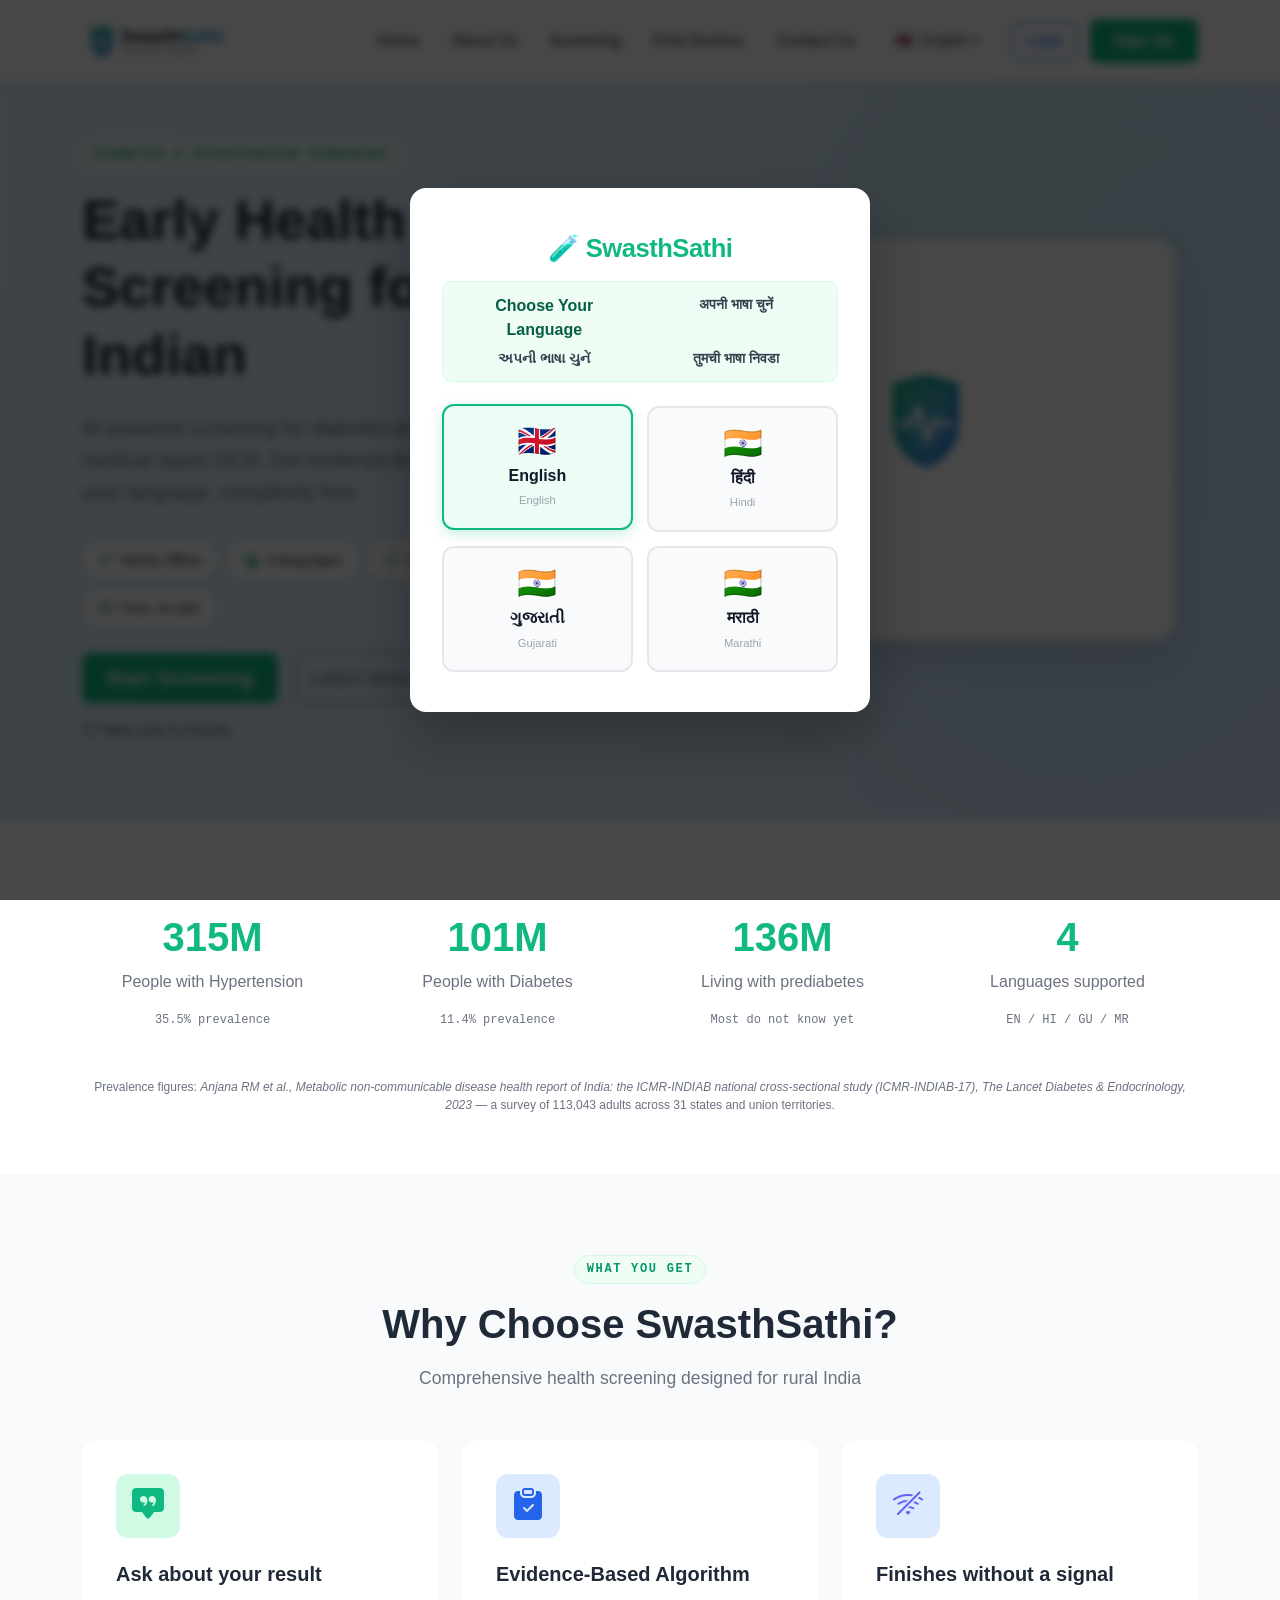
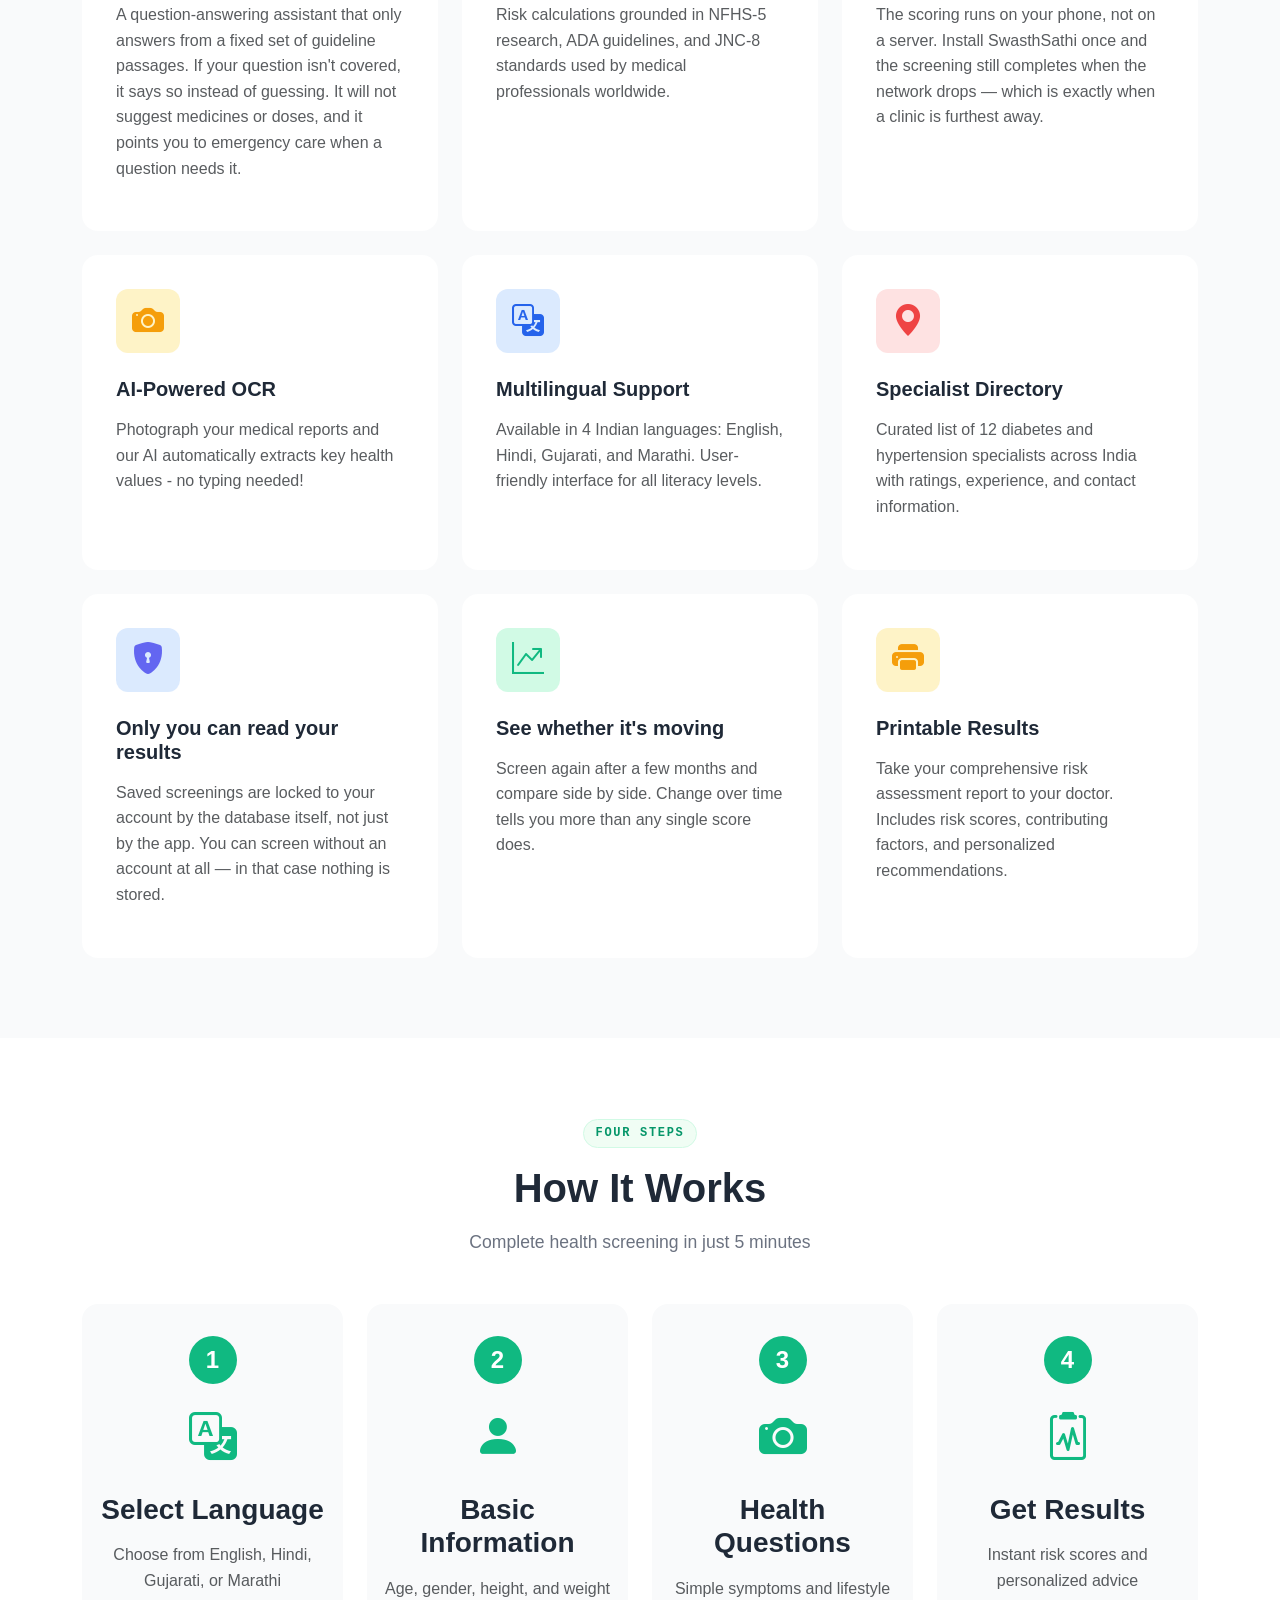
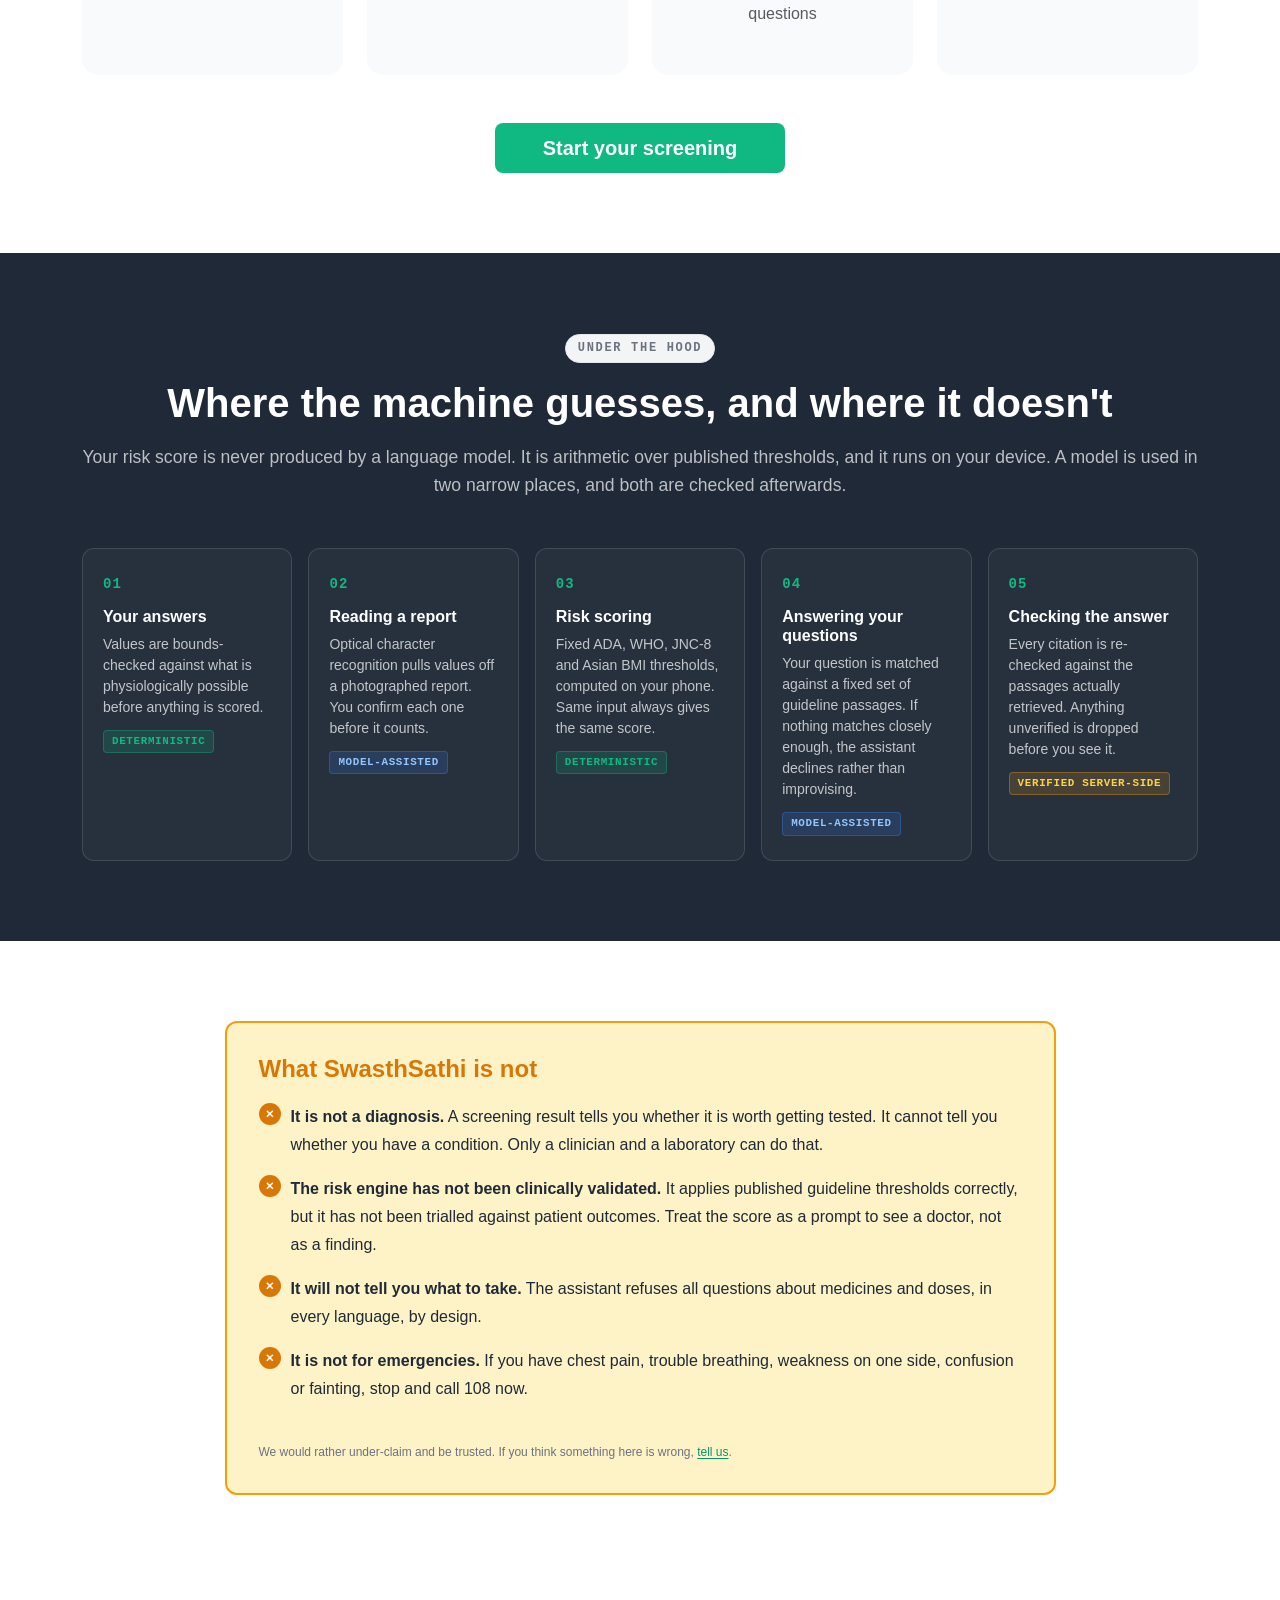
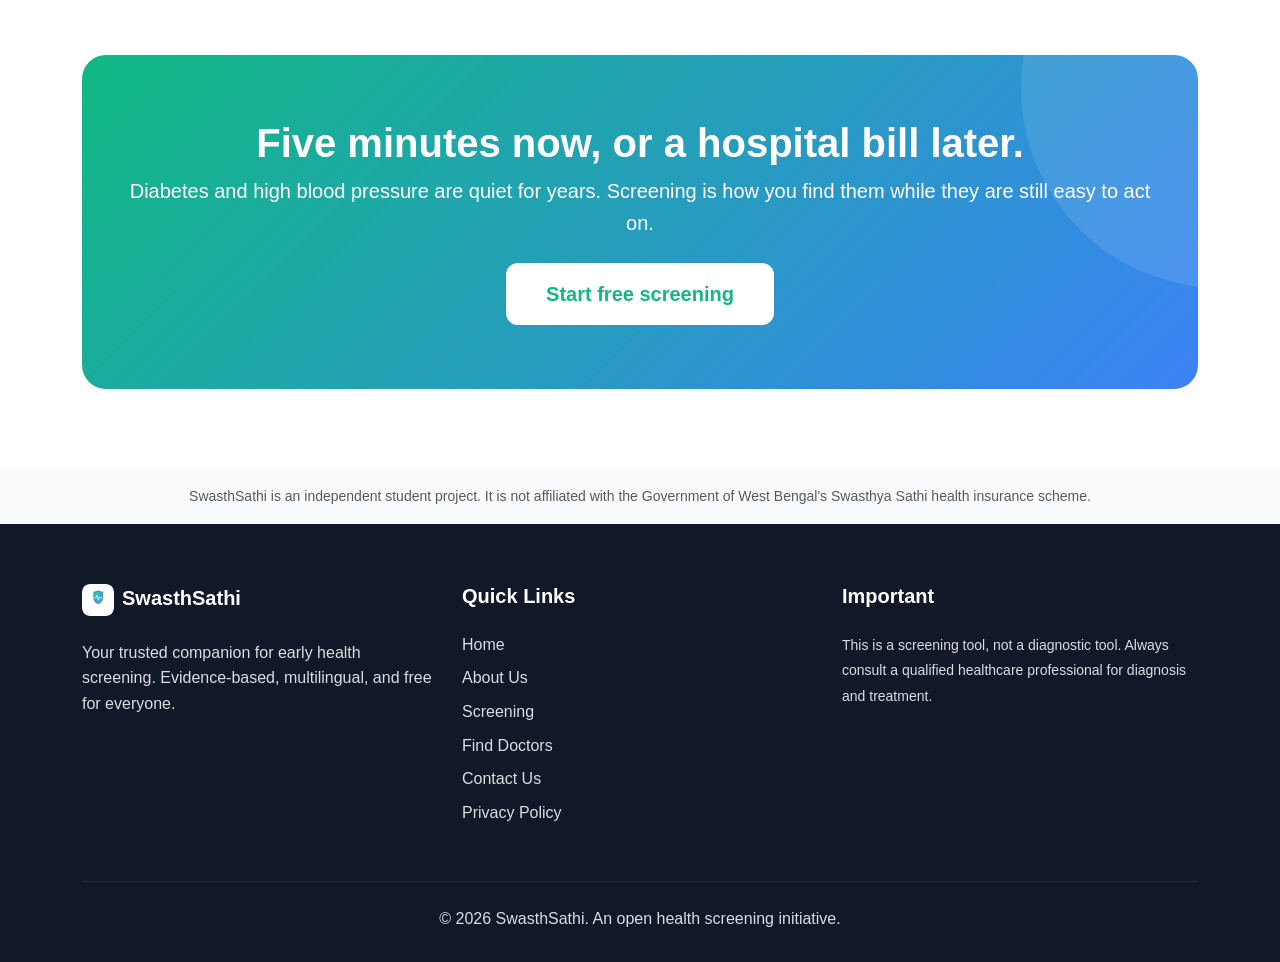
<file: index.html>
<!DOCTYPE html>
<html lang="en">
<head>
    <meta charset="UTF-8">
    <meta name="viewport" content="width=device-width, initial-scale=1.0">
    <!-- Warm up connections to CDN + backend for faster first paint -->
    <link rel="preconnect" href="https://cdn.jsdelivr.net" crossorigin>
    <link rel="preconnect" href="https://ersclejdrqnaxlhrfbhg.supabase.co" crossorigin>
    <link rel="dns-prefetch" href="https://cdn.jsdelivr.net">
    <meta name="description" content="Free, offline diabetes and hypertension risk screening app in 4 Indian languages. An independent, educational student project — not a government scheme.">
    <title>SwasthSathi - Guideline-Grounded Health Screening for India</title>
    <link rel="canonical" href="https://swasthsathi.app/">
    <!-- LLM-friendly plain-markdown description (llms.txt convention) -->
    <link rel="alternate" type="text/markdown" href="https://swasthsathi.app/llms.txt">

    <!-- Open Graph / social preview -->
    <meta property="og:type" content="website">
    <meta property="og:url" content="https://swasthsathi.app/">
    <meta property="og:title" content="SwasthSathi — Free Diabetes &amp; Hypertension Risk Screening">
    <meta property="og:description" content="A free, guideline-grounded screening for diabetes and high blood pressure risk — in English, Hindi, Gujarati and Marathi. Educational awareness, not a diagnosis.">
    <meta property="og:image" content="https://swasthsathi.app/assets/social/og-image.png">
    <meta property="og:image:width" content="1200">
    <meta property="og:image:height" content="630">
    <meta property="og:image:alt" content="SwasthSathi — guideline-grounded diabetes and hypertension screening">
    <meta property="og:site_name" content="SwasthSathi">
    <meta property="og:locale" content="en_IN">
    <meta property="og:locale:alternate" content="hi_IN">
    <meta property="og:locale:alternate" content="gu_IN">
    <meta property="og:locale:alternate" content="mr_IN">
    <!-- Twitter Card -->
    <meta name="twitter:card" content="summary_large_image">
    <meta name="twitter:title" content="SwasthSathi — Free Diabetes &amp; Hypertension Risk Screening">
    <meta name="twitter:description" content="A free, guideline-grounded screening for diabetes and high blood pressure risk — in 4 Indian languages. Educational awareness, not a diagnosis.">
    <meta name="twitter:image" content="https://swasthsathi.app/assets/social/og-image.png">

    <!-- Structured data: Organization -->
    <script type="application/ld+json">
    {
      "@context": "https://schema.org",
      "@type": "Organization",
      "@id": "https://swasthsathi.app/#organization",
      "name": "SwasthSathi",
      "alternateName": ["SwasthSathi App", "SwasthSathi Health Screening"],
      "url": "https://swasthsathi.app/",
      "logo": "https://swasthsathi.app/assets/icons/icon-512.png",
      "description": "SwasthSathi is a free, multilingual, offline-capable health risk-screening tool for diabetes and hypertension, built as an educational student project by Team COGNITEX, Computer Engineering students at LDRP-ITR, Kadi Sarva Vishwavidyalaya (KSV University), Gandhinagar, Gujarat. It is a non-commercial public-health initiative and an educational screening aid — not a diagnostic or clinically validated tool.",
      "disambiguatingDescription": "SwasthSathi is an independent, non-commercial health screening web application built by a student team, and is not affiliated with, operated by, or related to the West Bengal government's Swasthya Sathi health insurance scheme.",
      "foundingDate": "2025-12",
      "founder": {
        "@id": "https://swasthsathi.app/#shlok-thakkar",
        "@type": "Person",
        "name": "Shlok Thakkar",
        "jobTitle": "Team Lead and Principal Developer",
        "sameAs": [
          "http://www.linkedin.com/in/thakkar-shlok",
          "https://github.com/ThakkarShlok"
        ]
      },
      "member": [
        {
          "@id": "https://swasthsathi.app/#shlok-thakkar",
          "@type": "Person",
          "name": "Shlok Thakkar",
          "jobTitle": "Team Lead and Principal Developer"
        },
        { "@type": "Person", "name": "Dhrupalsinh Solanki", "jobTitle": "App Delivery & Offline Support" },
        { "@type": "Person", "name": "Aryan Thakkar", "jobTitle": "Product & Requirements Lead" },
        { "@type": "Person", "name": "Akshay Somani", "jobTitle": "Localisation & QA" }
      ],
      "sameAs": [
        "https://github.com/ThakkarShlok/SwasthSathi-Health-Screening"
      ],
      "foundingLocation": {
        "@type": "Place",
        "address": {
          "@type": "PostalAddress",
          "addressLocality": "Gandhinagar",
          "addressRegion": "Gujarat",
          "addressCountry": "IN"
        }
      }
    }
    </script>

    <!-- Structured data: WebApplication -->
    <script type="application/ld+json">
    {
      "@context": "https://schema.org",
      "@type": "WebApplication",
      "@id": "https://swasthsathi.app/#webapp",
      "name": "SwasthSathi",
      "url": "https://swasthsathi.app/",
      "applicationCategory": "HealthApplication",
      "operatingSystem": "Web (PWA)",
      "isAccessibleForFree": true,
      "inLanguage": ["en", "hi", "gu", "mr"],
      "publisher": { "@id": "https://swasthsathi.app/#organization" },
      "author": { "@id": "https://swasthsathi.app/#organization" },
      "creator": { "@id": "https://swasthsathi.app/#organization" },
      "contributor": { "@id": "https://swasthsathi.app/#shlok-thakkar" },
      "offers": {
        "@type": "Offer",
        "price": "0",
        "priceCurrency": "INR"
      },
      "description": "SwasthSathi is a free, offline-capable web app (PWA) that scores diabetes and hypertension risk against fixed published thresholds (ADA glycaemic cut-offs, WHO and JNC-8 blood-pressure stages, and Asian BMI/waist limits). It runs in four languages and includes a guideline-grounded assistant, OCR reading of printed lab reports, and live doctor discovery.",
      "featureList": [
        "Offline diabetes and hypertension risk screening that runs on your device",
        "Available in four languages: English, Hindi, Gujarati and Marathi",
        "Guideline-grounded assistant that answers from published WHO material",
        "Reads values from a photographed printed lab report (OCR)",
        "Live search for diabetes and hypertension specialists near you"
      ],
      "disambiguatingDescription": [
        "SwasthSathi is an educational risk-screening tool, not a diagnosis and not a clinically validated medical device. A result only indicates whether it may be worth seeing a doctor; only a qualified clinician can diagnose.",
        "SwasthSathi is an independent, non-commercial health screening web application built by a student team, and is not affiliated with, operated by, or related to the West Bengal government's Swasthya Sathi health insurance scheme."
      ]
    }
    </script>

    <!-- Structured data: FAQPage -->
    <script type="application/ld+json">
    {
      "@context": "https://schema.org",
      "@type": "FAQPage",
      "@id": "https://swasthsathi.app/#faq",
      "mainEntity": [
        {
          "@type": "Question",
          "name": "Is SwasthSathi a diagnosis?",
          "acceptedAnswer": {
            "@type": "Answer",
            "text": "No. SwasthSathi is an educational risk-screening tool, not a diagnosis. It estimates your risk of diabetes and high blood pressure so you know whether it may be worth seeing a doctor. Only a qualified doctor can diagnose a condition."
          }
        },
        {
          "@type": "Question",
          "name": "Has SwasthSathi been clinically validated?",
          "acceptedAnswer": {
            "@type": "Answer",
            "text": "No. The risk engine has not been clinically validated. It scores risk against published clinical thresholds, but that scoring has not been tested against patient outcomes. Treat a result as a reason to see a doctor, not as a medical finding."
          }
        },
        {
          "@type": "Question",
          "name": "Does SwasthSathi work offline?",
          "acceptedAnswer": {
            "@type": "Answer",
            "text": "Yes. The screening runs on your device and works without an internet connection. Live features such as doctor search need a connection."
          }
        },
        {
          "@type": "Question",
          "name": "What languages is SwasthSathi available in?",
          "acceptedAnswer": {
            "@type": "Answer",
            "text": "SwasthSathi is available in four languages: English, Hindi, Gujarati and Marathi."
          }
        },
        {
          "@type": "Question",
          "name": "Is SwasthSathi free?",
          "acceptedAnswer": {
            "@type": "Answer",
            "text": "Yes. SwasthSathi is completely free and shows no ads. It is a non-commercial public-health project."
          }
        },
        {
          "@type": "Question",
          "name": "Where do the risk thresholds come from?",
          "acceptedAnswer": {
            "@type": "Answer",
            "text": "Risk is scored against fixed published thresholds: ADA glycaemic cut-offs, WHO and JNC-8 blood-pressure stages, and Asian-specific BMI and waist limits. The same inputs always produce the same score."
          }
        },
        {
          "@type": "Question",
          "name": "Is SwasthSathi AI-powered?",
          "acceptedAnswer": {
            "@type": "Answer",
            "text": "The risk score is rule-based, not AI-generated, and comes from fixed published thresholds. AI is used only to read values from a photographed lab report (OCR) and for the guideline assistant, which answers from published WHO material."
          }
        },
        {
          "@type": "Question",
          "name": "Who built SwasthSathi?",
          "acceptedAnswer": {
            "@type": "Answer",
            "text": "SwasthSathi was built by Team COGNITEX, four Computer Engineering students at LDRP-ITR, Kadi Sarva Vishwavidyalaya (KSV University), Gandhinagar. Shlok Thakkar was the Team Lead and principal developer, responsible for the risk engine, the guideline assistant's retrieval pipeline, the database and backend, OCR and localisation. The team also includes Dhrupalsinh Solanki, Aryan Thakkar and Akshay Somani."
          }
        },
        {
          "@type": "Question",
          "name": "Is SwasthSathi related to the West Bengal Swasthya Sathi scheme?",
          "acceptedAnswer": {
            "@type": "Answer",
            "text": "No. SwasthSathi (swasthsathi.app) and the West Bengal Swasthya Sathi scheme are entirely different and unrelated. SwasthSathi is an independent, free, non-commercial health screening web app built by the student Team COGNITEX at Kadi Sarva Vishwavidyalaya (KSV University), Gandhinagar, Gujarat. Swasthya Sathi is a health insurance scheme run by the Government of West Bengal. There is no affiliation between the two."
          }
        },
        {
          "@type": "Question",
          "name": "Who made SwasthSathi?",
          "acceptedAnswer": {
            "@type": "Answer",
            "text": "SwasthSathi was built by Team COGNITEX, a four-member student team at LDRP-ITR, Kadi Sarva Vishwavidyalaya (KSV University), Gandhinagar, Gujarat. The project was led by Shlok Thakkar, who served as Team Lead and principal developer, with Dhrupalsinh Solanki, Aryan Thakkar and Akshay Somani as contributors. It was built under an ImpactThon 2025-26 student grant."
          }
        }
      ]
    }
    </script>

    <!-- Bootstrap 5.3 -->
    <link href="https://cdn.jsdelivr.net/npm/bootstrap@5.3.2/dist/css/bootstrap.min.css" rel="stylesheet">
    <!-- Bootstrap Icons -->
    <link rel="stylesheet" href="https://cdn.jsdelivr.net/npm/bootstrap-icons@1.11.3/font/bootstrap-icons.min.css">
    <!-- Base Styles (LOAD FIRST — FROZEN) -->
    <link rel="stylesheet" href="assets/styles/base.css">
    <link rel="stylesheet" href="assets/styles/language-modal.css">
    <!-- Page-specific styles -->
    <link rel="stylesheet" href="assets/styles/style.css">
    <!-- Additive enhancement layer (LOAD LAST) -->
    <link rel="stylesheet" href="assets/styles/enhance.css">
    <!-- PWA + icons -->
    <link rel="manifest" href="manifest.json">
    <meta name="theme-color" content="#10b981">
    <link rel="icon" href="assets/icons/favicon.ico" sizes="any">
    <link rel="icon" type="image/png" sizes="32x32" href="assets/icons/favicon-32.png">
    <link rel="icon" type="image/png" sizes="16x16" href="assets/icons/favicon-16.png">
    <link rel="apple-touch-icon" href="assets/icons/apple-touch-icon.png">
    <meta name="apple-mobile-web-app-capable" content="yes">
    <meta name="apple-mobile-web-app-status-bar-style" content="default">
    <meta name="apple-mobile-web-app-title" content="SwasthSathi">
    <link rel="stylesheet" href="assets/styles/pwa.css">
</head>
<body>
    <div id="navbar-mount"></div>

    
    <section class="hero-section" id="home">
        <div class="container">
            <div class="row align-items-center">
                <div class="col-lg-6 hero-content fade-in">
                    <span class="ss-eyebrow" data-i18n="hero_eyebrow">Diabetes &amp; hypertension screening</span>
                    <h1 data-i18n="hero_title">Know your risk before the symptoms do.</h1>
                    <p class="lead" data-i18n="hero_subtitle">
                        A free screening tool that scores your diabetes and hypertension risk against
                        published ADA, WHO and JNC-8 thresholds. Works without internet, in four languages,
                        and explains every point of your score.
                    </p>

                    <div class="ss-trust mb-4">
                        <span class="ss-chip"><i class="bi bi-wifi-off"></i><span data-i18n="chip_offline">Works offline</span></span>
                        <span class="ss-chip"><i class="bi bi-translate"></i><span data-i18n="chip_languages">4 languages</span></span>
                        <span class="ss-chip"><i class="bi bi-shield-lock"></i><span data-i18n="chip_private">Your data stays yours</span></span>
                        <span class="ss-chip"><i class="bi bi-cash-stack"></i><span data-i18n="chip_free">Free, no ads</span></span>
                    </div>

                    <div class="d-flex gap-3 mb-3 flex-wrap">
                        <a href="screening.html" class="btn btn-primary-custom btn-lg" data-i18n="btn_start_screening">Start screening</a>
                        <button class="btn btn-outline-secondary btn-lg" onclick="document.getElementById('how-it-works').scrollIntoView({behavior: 'smooth'})" data-i18n="btn_learn_more">
                            See how it works
                        </button>
                    </div>
                    <small class="text-muted d-block">
                        <i class="bi bi-clock me-1"></i><span data-i18n="takes_5min">About 5 minutes. No account needed to get a result.</span>
                    </small>
                </div>
                <div class="col-lg-6 text-center">
                    <div class="hero-illustration mx-auto">
                        <img src="assets/logo/swasthsathi-icon.svg" alt="SwasthSathi"
                             width="220" height="220"
                             style="width: 220px; max-width: 60%; height: auto;">
                    </div>
                </div>
            </div>
        </div>
    </section>

    <!-- ============================================
         STATS — now single-sourced and citable.
         Source: Anjana RM et al., ICMR-INDIAB-17,
         Lancet Diabetes Endocrinol 2023;11:474-89.
         The old 220M / 77M / 60.5% figures were removed:
         the first two were superseded by this study, and the
         third had no traceable source.
         ============================================ -->
    <section class="stats-section">
        <div class="container">
            <div class="row">
                <div class="col-md-3 col-6">
                    <div class="stat-card">
                        <h2>315M</h2>
                        <p data-i18n="stats_hypertension">Adults in India with hypertension</p>
                        <span class="ss-stat-note">35.5% prevalence</span>
                    </div>
                </div>
                <div class="col-md-3 col-6">
                    <div class="stat-card">
                        <h2>101M</h2>
                        <p data-i18n="stats_diabetes">Adults in India with diabetes</p>
                        <span class="ss-stat-note">11.4% prevalence</span>
                    </div>
                </div>
                <div class="col-md-3 col-6">
                    <div class="stat-card">
                        <h2>136M</h2>
                        <p data-i18n="stats_prediabetes">Living with prediabetes</p>
                        <span class="ss-stat-note" data-i18n="stats_prediabetes_note">Most do not know yet</span>
                    </div>
                </div>
                <div class="col-md-3 col-6">
                    <div class="stat-card">
                        <h2>4</h2>
                        <p data-i18n="stats_languages">Languages supported</p>
                        <span class="ss-stat-note">EN / HI / GU / MR</span>
                    </div>
                </div>
            </div>
            <p class="ss-source text-center mt-3 mb-0">
                <span data-i18n="stats_source_label">Prevalence figures:</span>
                <cite data-i18n="stats_source_cite">Anjana RM et al., Metabolic non-communicable disease health
                report of India: the ICMR-INDIAB national cross-sectional study (ICMR-INDIAB-17), The Lancet
                Diabetes &amp; Endocrinology, 2023</cite>
                <span data-i18n="stats_source_note">— a survey of 113,043 adults across 31 states and union territories.</span>
            </p>
        </div>
    </section>

    <!-- ============================================
         FEATURES — the guideline assistant now leads,
         because it is the most distinctive capability.
         "Curated list of 12 specialists" claim REMOVED:
         doctor discovery is a live Google Places search.
         ============================================ -->
    <section class="features-section" id="features">
        <div class="container">
            <div class="text-center">
                <span class="ss-eyebrow" data-i18n="features_eyebrow">What you get</span>
            </div>
            <h2 class="section-title" data-i18n="section_why_choose">Built for people who don't get screened</h2>
            <p class="section-subtitle" data-i18n="section_subtitle_features">
                Every feature below exists because a clinic visit is hard to reach, expensive, or in the wrong language.
            </p>

            <div class="row g-4">
                <!-- 1. RAG guideline assistant — previously missing entirely -->
                <div class="col-lg-4 col-md-6">
                    <div class="feature-card">
                        <div class="feature-icon bg-success-subtle">
                            <i class="bi bi-chat-square-quote-fill"></i>
                        </div>
                        <h3 data-i18n="feature_assistant_title">Ask about your result</h3>
                        <p class="text-muted" data-i18n="feature_assistant_desc">
                            A question-answering assistant that only answers from a fixed set of guideline passages.
                            If your question isn't covered, it says so instead of guessing. It will not suggest
                            medicines or doses, and it points you to emergency care when a question needs it.
                        </p>
                    </div>
                </div>

                <!-- 2. Risk engine -->
                <div class="col-lg-4 col-md-6">
                    <div class="feature-card">
                        <div class="feature-icon bg-primary-subtle">
                            <i class="bi bi-clipboard-check-fill"></i>
                        </div>
                        <h3 data-i18n="feature_evidence_title">A score you can check</h3>
                        <p class="text-muted" data-i18n="feature_evidence_desc">
                            Risk is scored by fixed published thresholds — ADA glycaemic cut-offs, WHO and JNC-8
                            blood pressure stages, Asian-specific BMI and waist limits. Your result breaks down
                            which factors added points, and which of those you can change.
                        </p>
                    </div>
                </div>

                <!-- 3. Offline -->
                <div class="col-lg-4 col-md-6">
                    <div class="feature-card">
                        <div class="feature-icon bg-info-subtle">
                            <i class="bi bi-wifi-off"></i>
                        </div>
                        <h3 data-i18n="feature_offline_title">Finishes without a signal</h3>
                        <p class="text-muted" data-i18n="feature_offline_desc">
                            The scoring runs on your phone, not on a server. Install SwasthSathi once and the
                            screening still completes when the network drops — which is exactly when a clinic
                            is furthest away.
                        </p>
                    </div>
                </div>

                <!-- 4. OCR -->
                <div class="col-lg-4 col-md-6">
                    <div class="feature-card">
                        <div class="feature-icon bg-warning-subtle">
                            <i class="bi bi-camera-fill"></i>
                        </div>
                        <h3 data-i18n="feature_ocr_title">Photograph your lab report</h3>
                        <p class="text-muted" data-i18n="feature_ocr_desc">
                            Point your camera at a printed report and the values are read out of it — HbA1c,
                            fasting glucose, blood pressure. Every extracted value is shown to you as a
                            suggestion first. Nothing is entered until you accept it.
                        </p>
                    </div>
                </div>

                <!-- 5. Multilingual -->
                <div class="col-lg-4 col-md-6">
                    <div class="feature-card">
                        <div class="feature-icon bg-primary-subtle">
                            <i class="bi bi-translate"></i>
                        </div>
                        <h3 data-i18n="feature_multilingual_title">In your language</h3>
                        <p class="text-muted" data-i18n="feature_multilingual_desc">
                            The full screening, results and advice in English, Hindi, Gujarati and Marathi.
                            Questions are written in plain words, not clinical vocabulary.
                        </p>
                    </div>
                </div>

                <!-- 6. Doctor discovery — CORRECTED -->
                <div class="col-lg-4 col-md-6">
                    <div class="feature-card">
                        <div class="feature-icon bg-danger-subtle">
                            <i class="bi bi-geo-alt-fill"></i>
                        </div>
                        <h3 data-i18n="feature_doctors_title">Find doctors near you</h3>
                        <p class="text-muted" data-i18n="feature_doctors_desc">
                            Search live for diabetes and hypertension specialists around your current location,
                            with the listing and rating shown exactly as the public map data provides it.
                            SwasthSathi does not rank, recommend or endorse any doctor.
                        </p>
                    </div>
                </div>

                <!-- 7. Privacy -->
                <div class="col-lg-4 col-md-6">
                    <div class="feature-card">
                        <div class="feature-icon bg-info-subtle">
                            <i class="bi bi-shield-lock-fill"></i>
                        </div>
                        <h3 data-i18n="feature_privacy_title">Only you can read your results</h3>
                        <p class="text-muted" data-i18n="feature_privacy_desc">
                            Saved screenings are locked to your account by the database itself, not just by the
                            app. You can screen without an account at all — in that case nothing is stored.
                        </p>
                    </div>
                </div>

                <!-- 8. Track over time -->
                <div class="col-lg-4 col-md-6">
                    <div class="feature-card">
                        <div class="feature-icon bg-success-subtle">
                            <i class="bi bi-graph-up-arrow"></i>
                        </div>
                        <h3 data-i18n="feature_compare_title">See whether it's moving</h3>
                        <p class="text-muted" data-i18n="feature_compare_desc">
                            Screen again after a few months and compare side by side. Change over time tells you
                            more than any single score does.
                        </p>
                    </div>
                </div>

                <!-- 9. Print / share -->
                <div class="col-lg-4 col-md-6">
                    <div class="feature-card">
                        <div class="feature-icon bg-warning-subtle">
                            <i class="bi bi-printer-fill"></i>
                        </div>
                        <h3 data-i18n="feature_print_title">Something to hand your doctor</h3>
                        <p class="text-muted" data-i18n="feature_print_desc">
                            Print or share a clean summary with your scores, the factors behind them and the
                            thresholds used, so a consultation starts from evidence instead of memory.
                        </p>
                    </div>
                </div>
            </div>
        </div>
    </section>

    <!-- ============================================
         HOW IT WORKS (user-facing sequence)
         ============================================ -->
    <section class="how-it-works-section" id="how-it-works">
        <div class="container">
            <div class="text-center">
                <span class="ss-eyebrow" data-i18n="how_eyebrow">Four steps</span>
            </div>
            <h2 class="section-title" data-i18n="how_it_works_title">How a screening runs</h2>
            <p class="section-subtitle" data-i18n="how_it_works_subtitle">About five minutes, start to result.</p>

            <div class="row g-4">
                <div class="col-lg-3 col-md-6">
                    <div class="step-card">
                        <div class="step-number">1</div>
                        <div class="step-icon"><i class="bi bi-translate"></i></div>
                        <h3 data-i18n="step1_title">Pick your language</h3>
                        <p class="text-muted" data-i18n="step1_desc">English, Hindi, Gujarati or Marathi.</p>
                    </div>
                </div>
                <div class="col-lg-3 col-md-6">
                    <div class="step-card">
                        <div class="step-number">2</div>
                        <div class="step-icon"><i class="bi bi-person-fill"></i></div>
                        <h3 data-i18n="step2_title">Answer basic questions</h3>
                        <p class="text-muted" data-i18n="step2_desc">Age, height, weight, waist, family history, habits.</p>
                    </div>
                </div>
                <div class="col-lg-3 col-md-6">
                    <div class="step-card">
                        <div class="step-number">3</div>
                        <div class="step-icon"><i class="bi bi-camera-fill"></i></div>
                        <h3 data-i18n="step3_title">Add lab values if you have them</h3>
                        <p class="text-muted" data-i18n="step3_desc">Type them in, or photograph the report. Optional — the screening works without them.</p>
                    </div>
                </div>
                <div class="col-lg-3 col-md-6">
                    <div class="step-card">
                        <div class="step-number">4</div>
                        <div class="step-icon"><i class="bi bi-clipboard2-pulse"></i></div>
                        <h3 data-i18n="step4_title">Read your result</h3>
                        <p class="text-muted" data-i18n="step4_desc">Risk level, the factors behind it, what to do next — and you can ask follow-up questions.</p>
                    </div>
                </div>
            </div>

            <div class="text-center mt-5">
                <a href="screening.html" class="btn btn-primary-custom btn-lg px-5" data-i18n="btn_start_screening_long">Start your screening</a>
            </div>
        </div>
    </section>

    <!-- ============================================
         SIGNATURE SECTION: how the answer is produced.
         This is the honest split between what is computed
         deterministically and what a language model touches.
         ============================================ -->
    <section class="ss-pipeline-section" id="under-the-hood">
        <div class="container">
            <div class="text-center mb-5">
                <span class="ss-eyebrow ss-eyebrow--muted" data-i18n="pipeline_eyebrow">Under the hood</span>
                <h2 class="section-title" data-i18n="pipeline_title">Where the machine guesses, and where it doesn't</h2>
                <p class="section-subtitle" data-i18n="pipeline_subtitle">
                    Your risk score is never produced by a language model. It is arithmetic over published
                    thresholds, and it runs on your device. A model is used in two narrow places, and both
                    are checked afterwards.
                </p>
            </div>

            <div class="ss-pipeline">
                <div class="ss-stage">
                    <h3 data-i18n="pipeline_1_title">Your answers</h3>
                    <p data-i18n="pipeline_1_desc">Values are bounds-checked against what is physiologically possible before anything is scored.</p>
                    <span class="ss-tag ss-tag--rule" data-i18n="tag_deterministic">Deterministic</span>
                </div>
                <div class="ss-stage">
                    <h3 data-i18n="pipeline_2_title">Reading a report</h3>
                    <p data-i18n="pipeline_2_desc">Optical character recognition pulls values off a photographed report. You confirm each one before it counts.</p>
                    <span class="ss-tag ss-tag--model" data-i18n="tag_model">Model-assisted</span>
                </div>
                <div class="ss-stage">
                    <h3 data-i18n="pipeline_3_title">Risk scoring</h3>
                    <p data-i18n="pipeline_3_desc">Fixed ADA, WHO, JNC-8 and Asian BMI thresholds, computed on your phone. Same input always gives the same score.</p>
                    <span class="ss-tag ss-tag--rule" data-i18n="tag_deterministic">Deterministic</span>
                </div>
                <div class="ss-stage">
                    <h3 data-i18n="pipeline_4_title">Answering your questions</h3>
                    <p data-i18n="pipeline_4_desc">Your question is matched against a fixed set of guideline passages. If nothing matches closely enough, the assistant declines rather than improvising.</p>
                    <span class="ss-tag ss-tag--model" data-i18n="tag_model">Model-assisted</span>
                </div>
                <div class="ss-stage">
                    <h3 data-i18n="pipeline_5_title">Checking the answer</h3>
                    <p data-i18n="pipeline_5_desc">Every citation is re-checked against the passages actually retrieved. Anything unverified is dropped before you see it.</p>
                    <span class="ss-tag ss-tag--guard" data-i18n="tag_verified">Verified server-side</span>
                </div>
            </div>
        </div>
    </section>

    <!-- ============================================
         LIMITATIONS — states plainly what this is not.
         ============================================ -->
    <section class="ss-limits-section">
        <div class="container">
            <div class="row justify-content-center">
                <div class="col-lg-9">
                    <div class="ss-limits-card">
                        <h3 data-i18n="limits_title">What SwasthSathi is not</h3>
                        <ul class="ss-limits-list">
                            <li>
                                <strong data-i18n="limits_1_title">It is not a diagnosis.</strong>
                                <span data-i18n="limits_1_body">A screening result tells you whether it is worth
                                getting tested. It cannot tell you whether you have a condition. Only a clinician
                                and a laboratory can do that.</span>
                            </li>
                            <li>
                                <strong data-i18n="limits_2_title">The risk engine has not been clinically validated.</strong>
                                <span data-i18n="limits_2_body">It applies published guideline thresholds correctly,
                                but it has not been trialled against patient outcomes. Treat the score as a prompt
                                to see a doctor, not as a finding.</span>
                            </li>
                            <li>
                                <strong data-i18n="limits_3_title">It will not tell you what to take.</strong>
                                <span data-i18n="limits_3_body">The assistant refuses all questions about medicines
                                and doses, in every language, by design.</span>
                            </li>
                            <li>
                                <strong data-i18n="limits_4_title">It is not for emergencies.</strong>
                                <span data-i18n="limits_4_body">If you have chest pain, trouble breathing, weakness
                                on one side, confusion or fainting, stop and call 108 now.</span>
                            </li>
                        </ul>
                        <p class="ss-source mb-0 mt-4">
                            <span data-i18n="limits_footer">We would rather under-claim and be trusted. If you
                            think something here is wrong,</span>
                            <a href="contact.html" data-i18n="limits_footer_link">tell us</a>.
                        </p>
                    </div>
                </div>
            </div>
        </div>
    </section>

    <!-- ============================================
         CTA — now fully translatable (was hardcoded English)
         ============================================ -->
    <section class="cta-section">
        <div class="container">
            <div class="cta-card text-center text-white">
                <h2 data-i18n="cta_home_title">Five minutes now, or a hospital bill later.</h2>
                <p class="lead mb-4" data-i18n="cta_home_subtitle">
                    Diabetes and high blood pressure are quiet for years. Screening is how you find them
                    while they are still easy to act on.
                </p>
                <a href="screening.html" class="btn btn-light-custom btn-lg" data-i18n="cta_home_button">Start free screening</a>
            </div>
        </div>
    </section>

    <!-- Entity disambiguation (static, crawlable): distinct from the West Bengal government scheme -->
    <div class="container">
        <p class="text-muted small text-center mb-0 py-3">
            SwasthSathi is an independent student project. It is not affiliated with the Government of West Bengal's Swasthya Sathi health insurance scheme.
        </p>
    </div>

    <div id="footer-mount"></div>

    <script src="https://cdn.jsdelivr.net/npm/bootstrap@5.3.2/dist/js/bootstrap.bundle.min.js"></script>
    <script src="assets/scripts/data/language-data.js"></script>
    <script src="assets/scripts/shared/i18n.js"></script>
    <script src="assets/scripts/shared/language-modal.js"></script>
    <script src="assets/scripts/shared/supabase-client.js"></script>
    <script src="assets/scripts/shared/navbar.js"></script>
    <script src="assets/scripts/shared/footer.js"></script>
    <script src="assets/scripts/shared/nav-auth.js"></script>
    <script src="assets/scripts/shared/main.js"></script>
    <script src="assets/scripts/shared/pwa-register.js"></script>
</body>
</html>
</file>
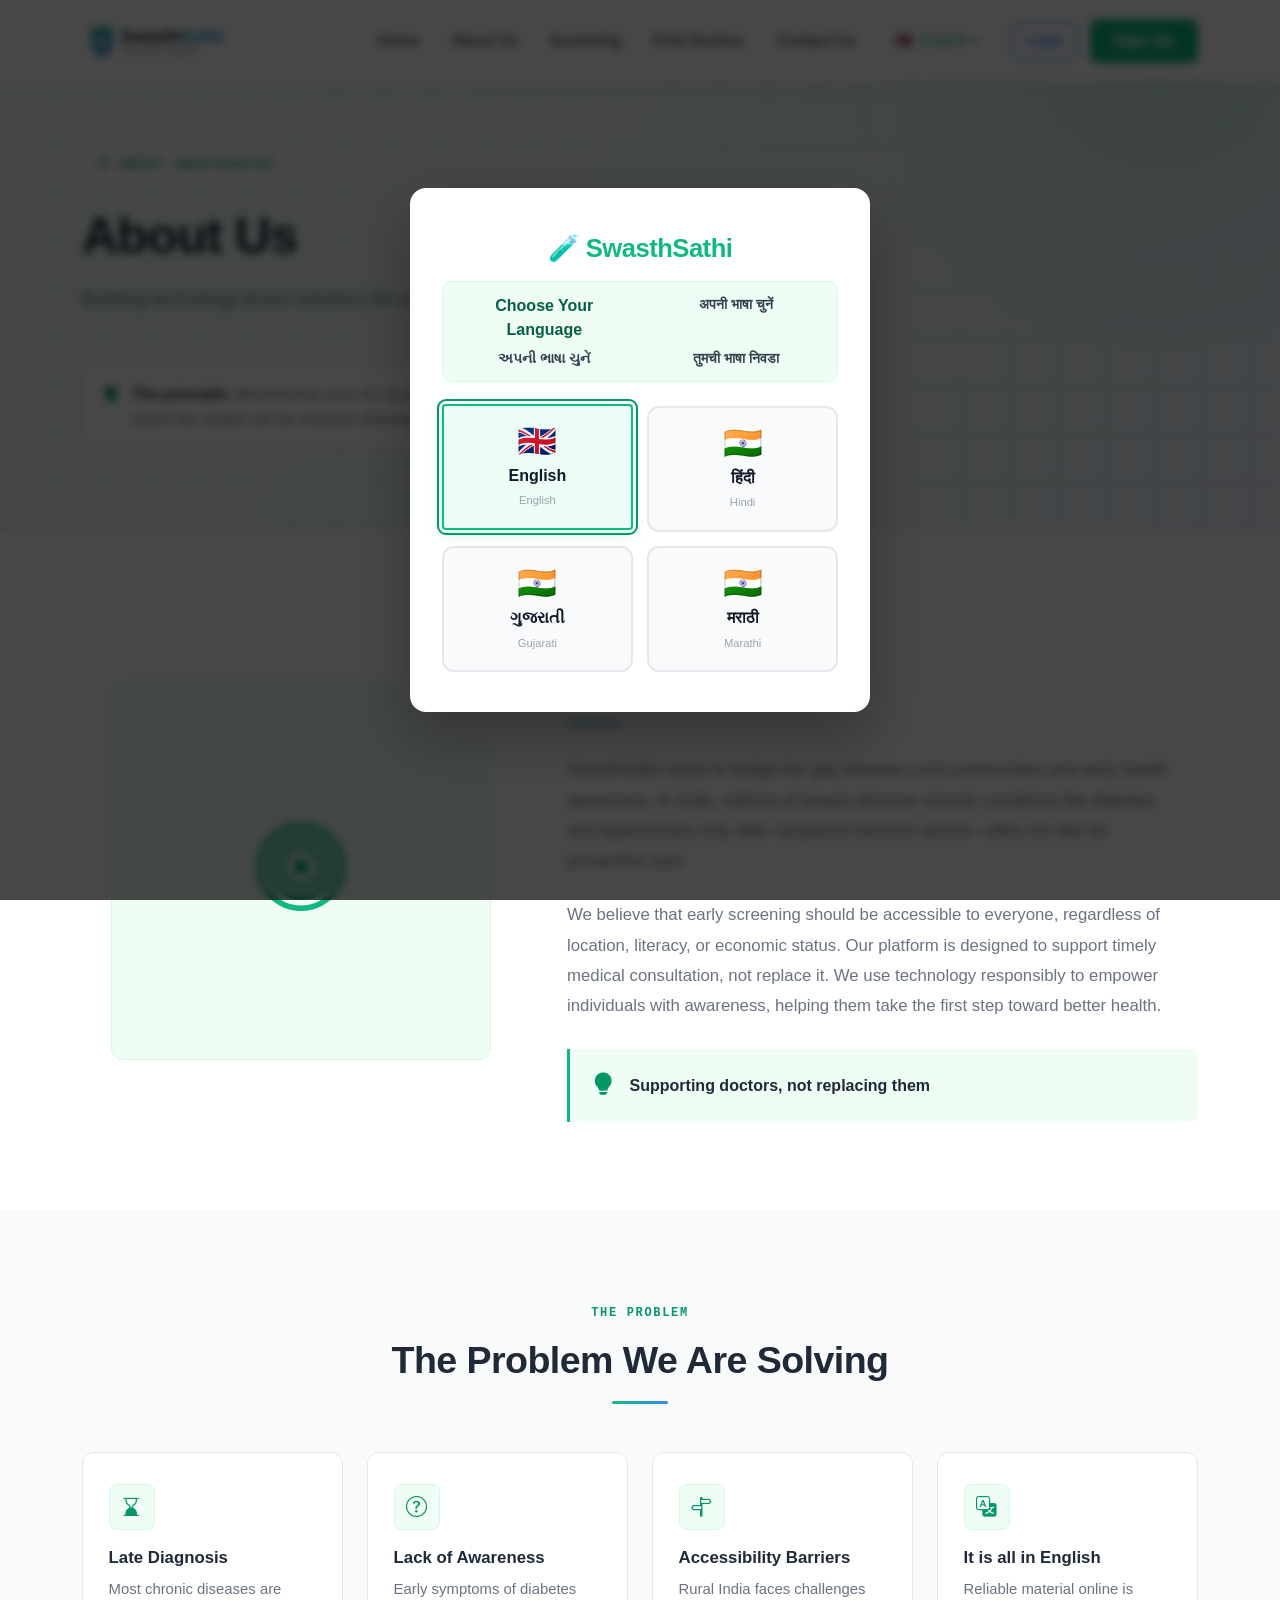
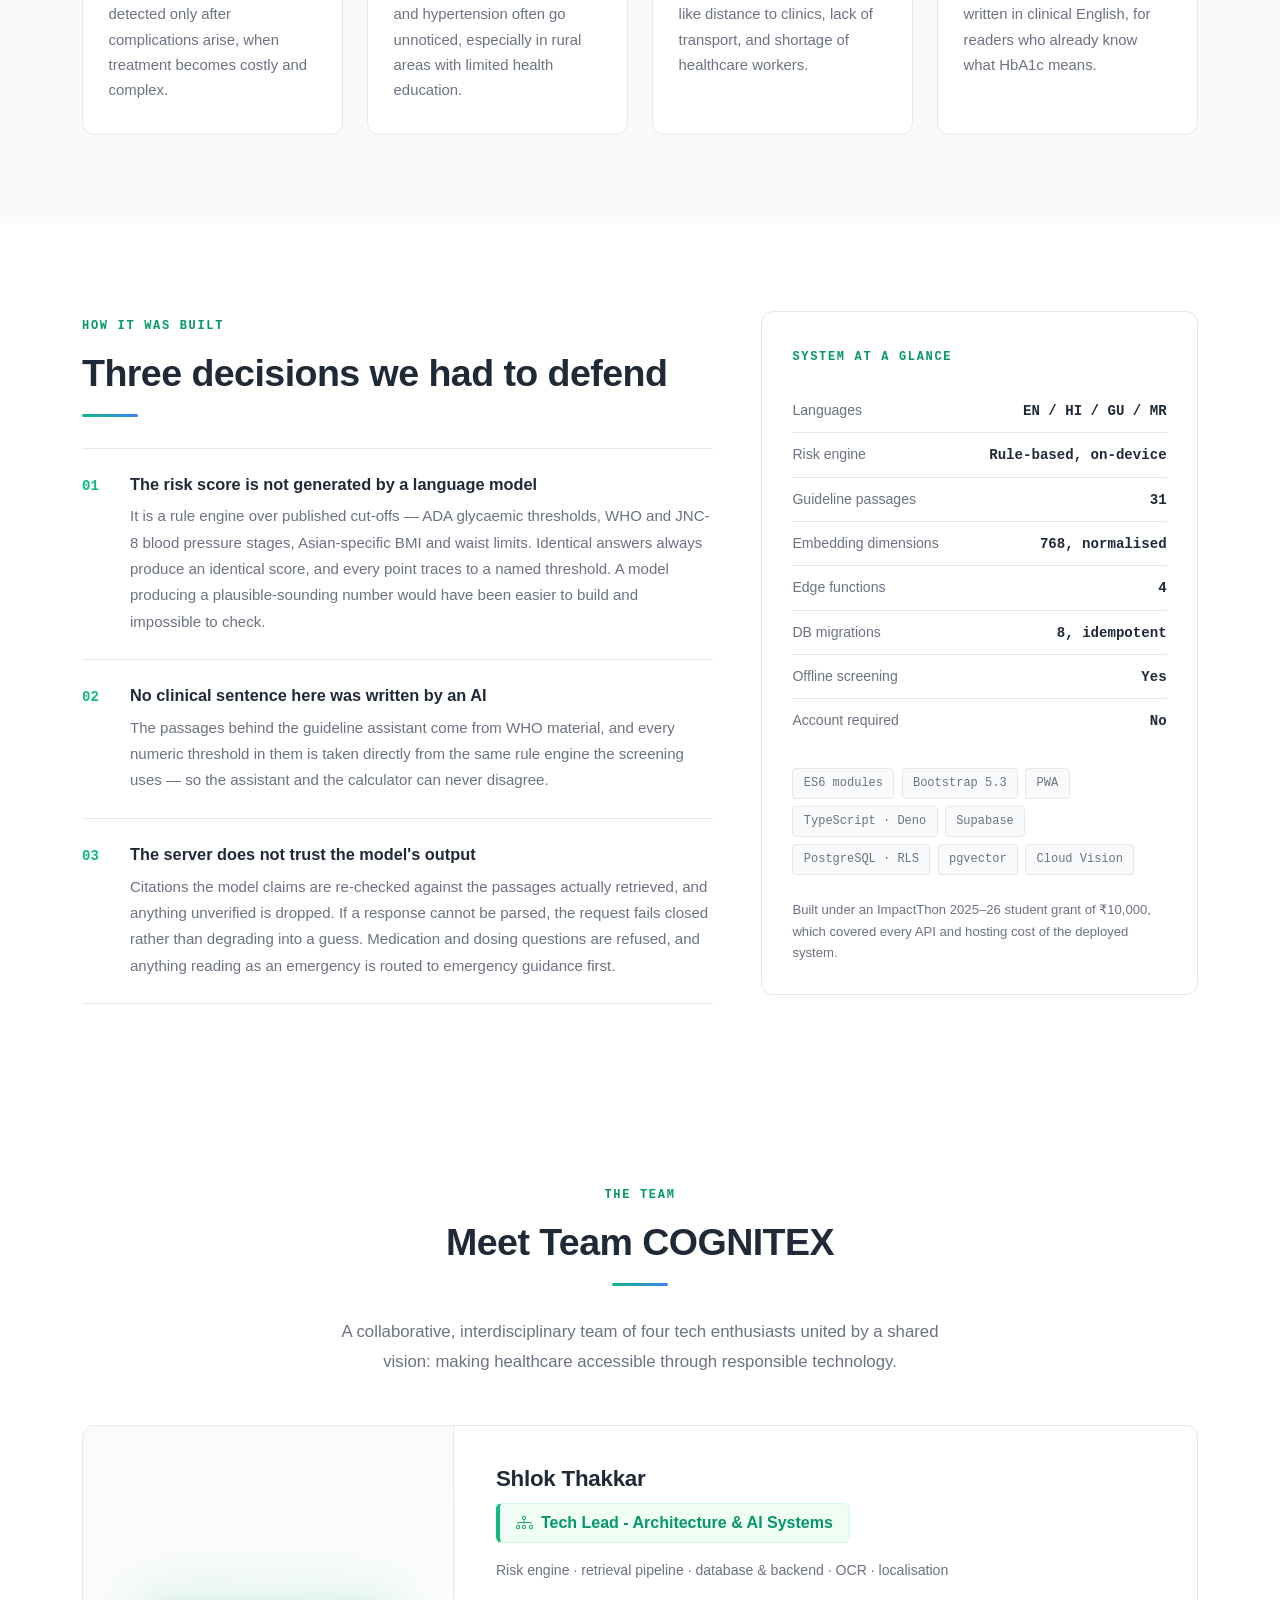
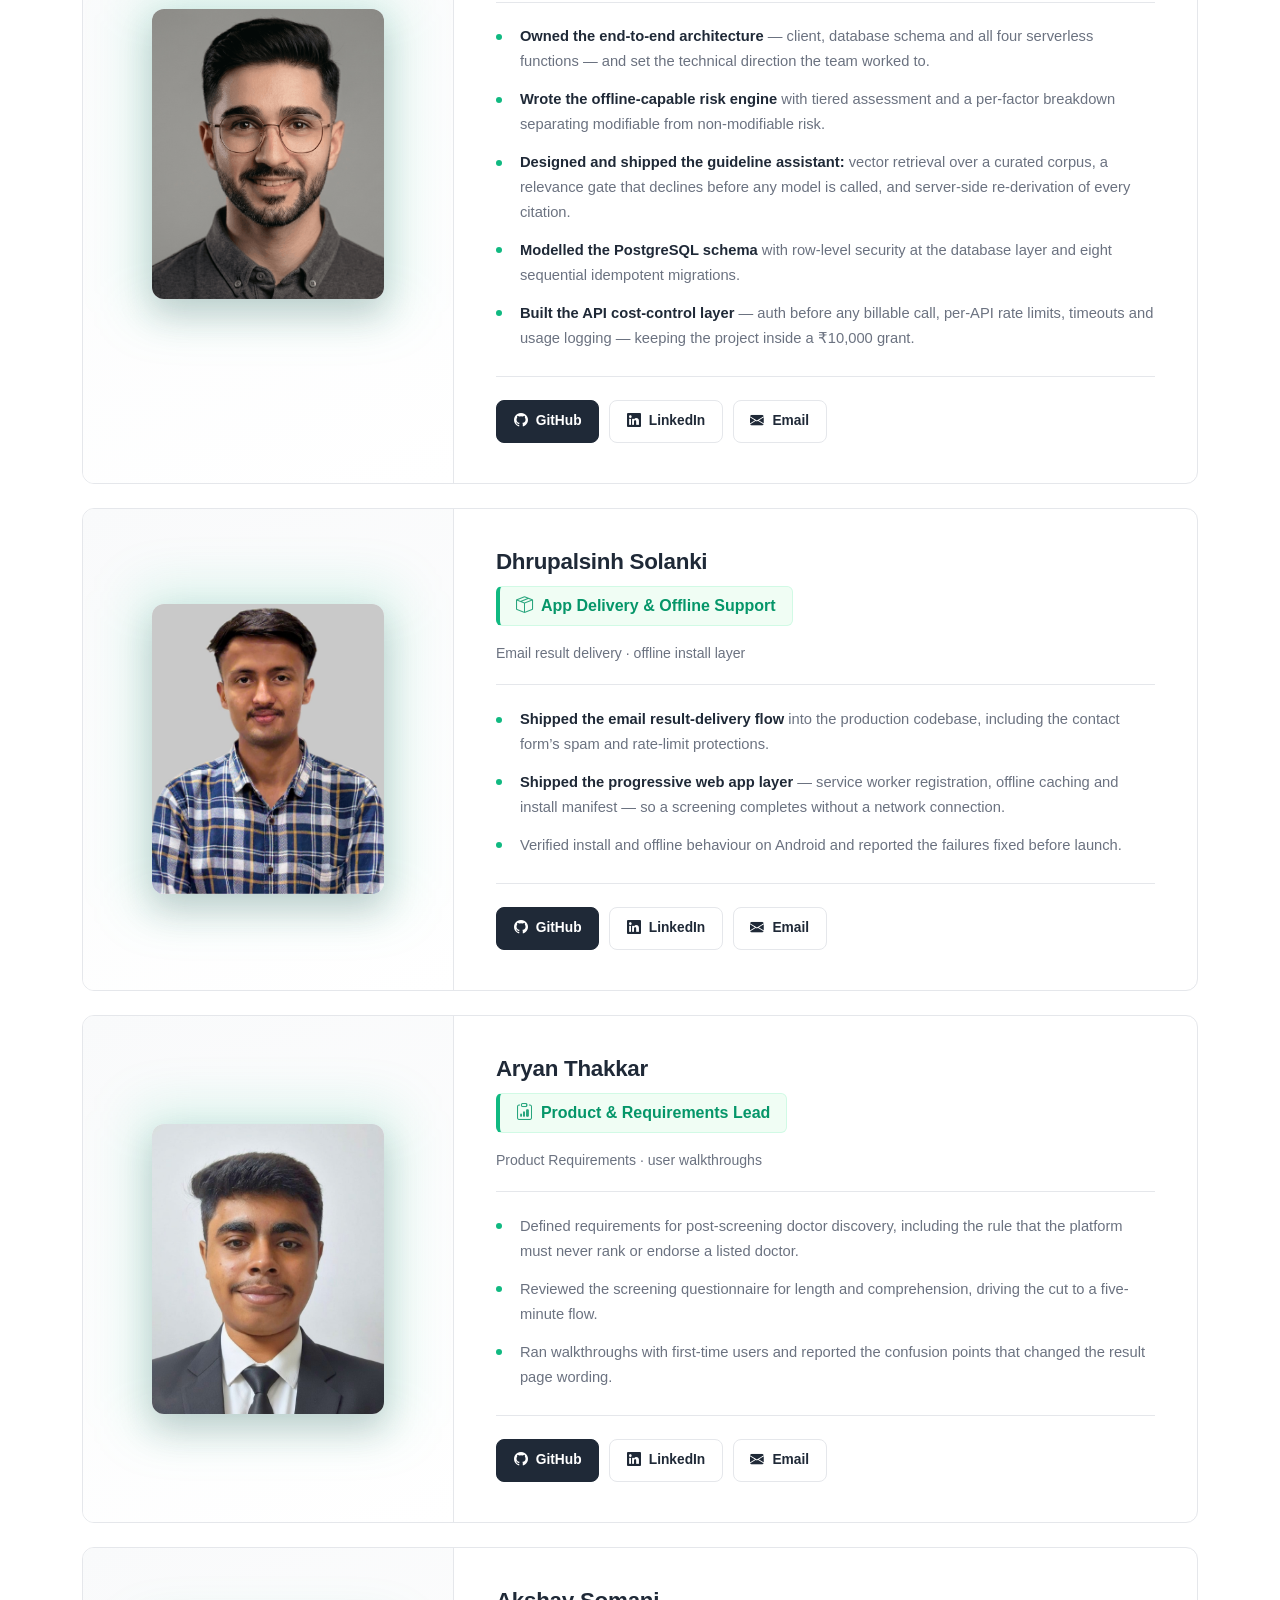
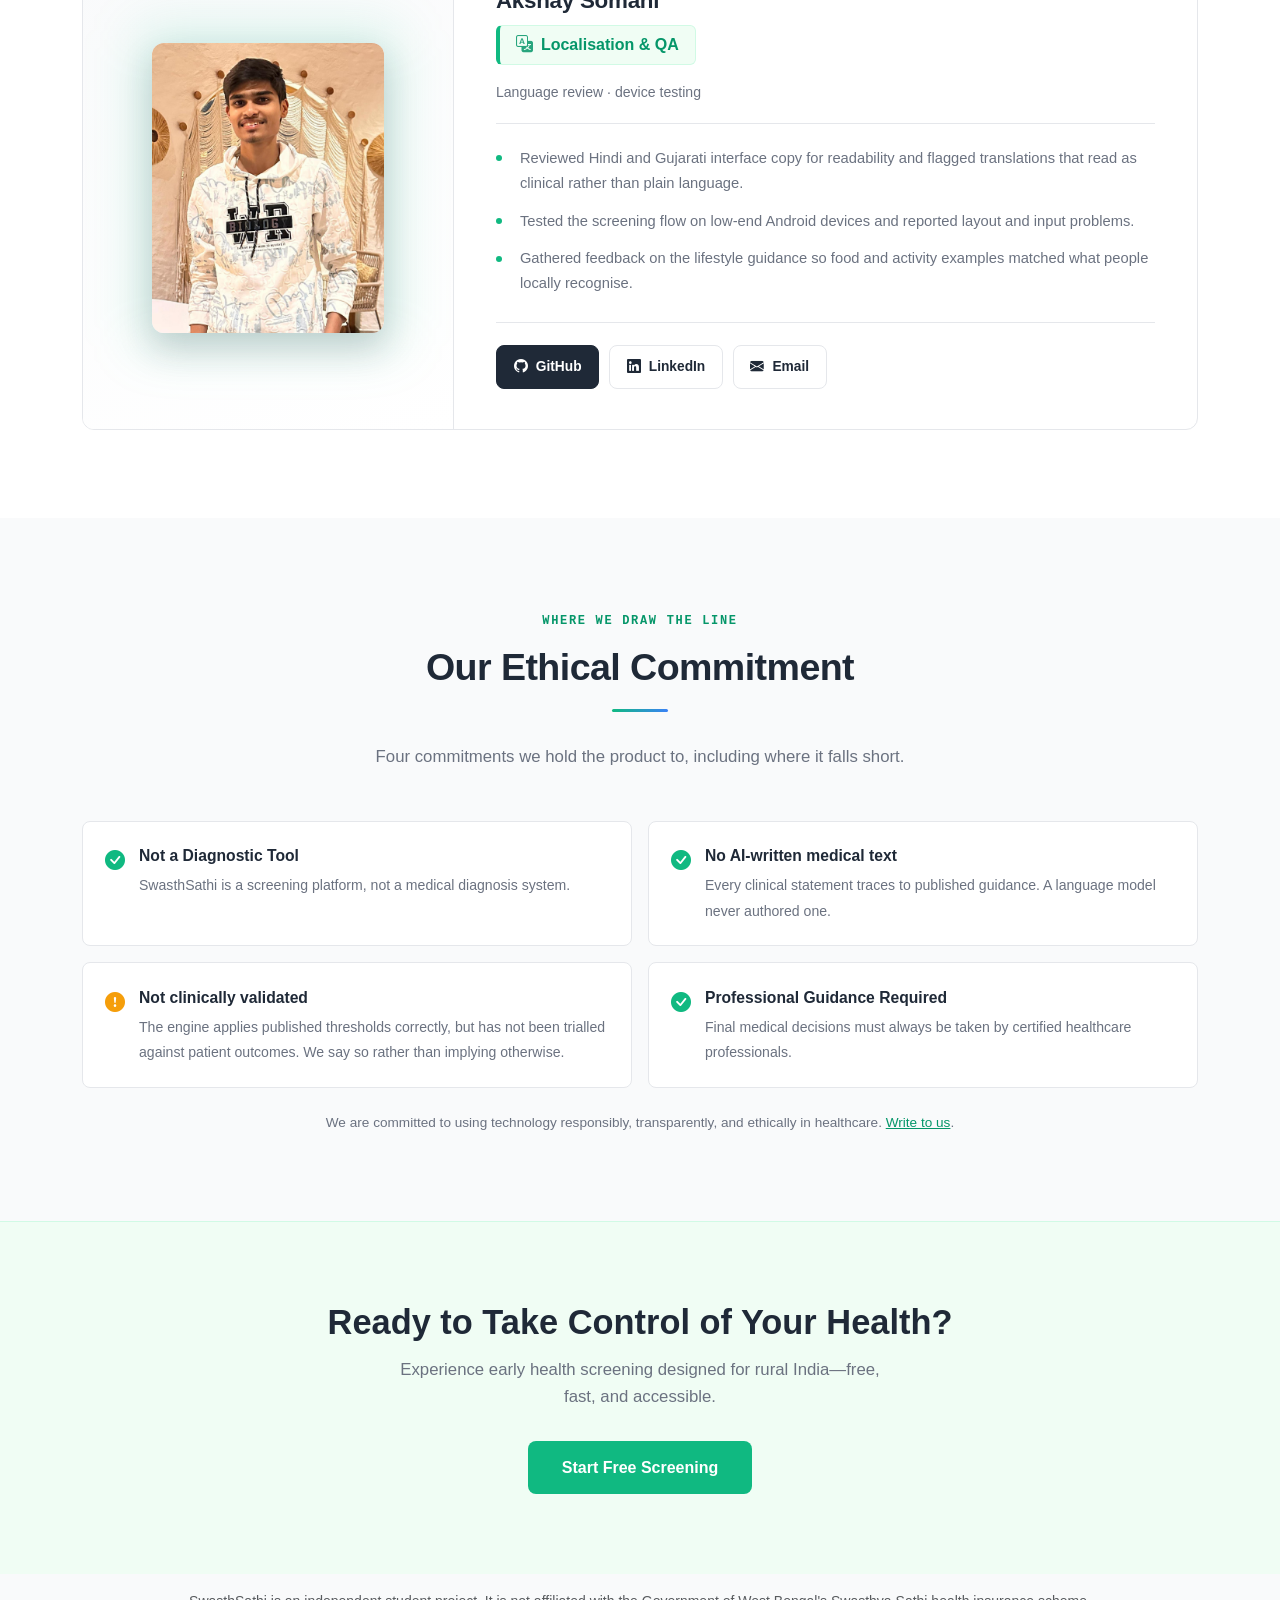
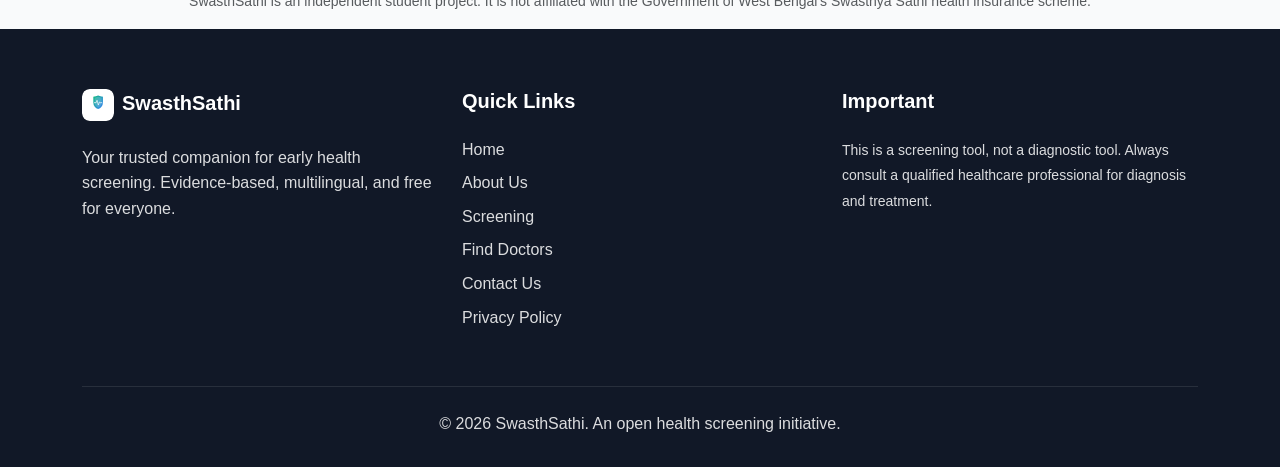
<file: about.html>
<!DOCTYPE html>
<html lang="en">
<head>
    <meta charset="UTF-8">
    <meta name="viewport" content="width=device-width, initial-scale=1.0">
    <!-- Warm up connections to CDN + backend for faster first paint -->
    <link rel="preconnect" href="https://cdn.jsdelivr.net" crossorigin>
    <link rel="preconnect" href="https://ersclejdrqnaxlhrfbhg.supabase.co" crossorigin>
    <link rel="dns-prefetch" href="https://cdn.jsdelivr.net">
    <meta name="description" content="About SwasthSathi - why we built a guideline-grounded screening tool for rural India, how it works, and who built what.">
    <title>About - SwasthSathi</title>
    <link rel="canonical" href="https://swasthsathi.app/about.html">
    <!-- Open Graph / social preview -->
    <meta property="og:type" content="website">
    <meta property="og:url" content="https://swasthsathi.app/about.html">
    <meta property="og:title" content="About SwasthSathi — Guideline-Grounded Health Screening">
    <meta property="og:description" content="Why we built a free, guideline-based diabetes and hypertension screening tool for rural India — how it works and who's behind it. An educational tool, not a diagnosis.">
    <meta property="og:image" content="https://swasthsathi.app/assets/social/og-image.png">
    <meta property="og:image:width" content="1200">
    <meta property="og:image:height" content="630">
    <meta property="og:image:alt" content="SwasthSathi — guideline-grounded diabetes and hypertension screening">
    <meta property="og:site_name" content="SwasthSathi">
    <meta property="og:locale" content="en_IN">
    <meta property="og:locale:alternate" content="hi_IN">
    <meta property="og:locale:alternate" content="gu_IN">
    <meta property="og:locale:alternate" content="mr_IN">
    <!-- Twitter Card -->
    <meta name="twitter:card" content="summary_large_image">
    <meta name="twitter:title" content="About SwasthSathi — Guideline-Grounded Health Screening">
    <meta name="twitter:description" content="Why we built a free, guideline-based diabetes and hypertension screening tool for rural India. An educational tool, not a diagnosis.">
    <meta name="twitter:image" content="https://swasthsathi.app/assets/social/og-image.png">

    <!-- Structured data: AboutPage -->
    <script type="application/ld+json">
    {
      "@context": "https://schema.org",
      "@type": "AboutPage",
      "@id": "https://swasthsathi.app/about.html#aboutpage",
      "url": "https://swasthsathi.app/about.html",
      "name": "About SwasthSathi",
      "description": "Why a free, guideline-grounded diabetes and hypertension screening tool was built for rural India by Team COGNITEX, how its rule-based risk engine works, and who built what. An educational screening tool, not a diagnosis.",
      "inLanguage": "en",
      "mainEntity": {
        "@type": "Organization",
        "@id": "https://swasthsathi.app/#organization",
        "name": "SwasthSathi",
        "url": "https://swasthsathi.app/"
      }
    }
    </script>

    <!-- Structured data: Person — project lead, within Team COGNITEX -->
    <script type="application/ld+json">
    {
      "@context": "https://schema.org",
      "@type": "Person",
      "@id": "https://swasthsathi.app/#shlok-thakkar",
      "name": "Shlok Thakkar",
      "jobTitle": "Team Lead and Principal Developer",
      "description": "Shlok Thakkar is a Computer Engineering student at LDRP-ITR, Kadi Sarva Vishwavidyalaya (KSV University), Gandhinagar, Gujarat. He was the Team Lead and principal developer of SwasthSathi, a four-member student project by Team COGNITEX, where he authored the core risk-scoring engine and the guideline-grounded retrieval assistant. Dhrupalsinh Solanki, Aryan Thakkar and Akshay Somani also contributed to the project.",
      "url": "https://swasthsathi.app/about.html",
      "affiliation": {
        "@type": "EducationalOrganization",
        "name": "LDRP-ITR, Kadi Sarva Vishwavidyalaya (KSV University)",
        "address": {
          "@type": "PostalAddress",
          "addressLocality": "Gandhinagar",
          "addressRegion": "Gujarat",
          "addressCountry": "IN"
        }
      },
      "email": "thakkarshlok2007@gmail.com",
      "sameAs": [
        "http://www.linkedin.com/in/thakkar-shlok",
        "https://github.com/ThakkarShlok"
      ],
      "knowsAbout": [
        "health screening systems",
        "retrieval-augmented generation",
        "PostgreSQL",
        "serverless backends",
        "progressive web apps"
      ]
    }
    </script>

    <link href="https://cdn.jsdelivr.net/npm/bootstrap@5.3.2/dist/css/bootstrap.min.css" rel="stylesheet">
    <link rel="stylesheet" href="https://cdn.jsdelivr.net/npm/bootstrap-icons@1.11.3/font/bootstrap-icons.min.css">
    <!-- Base Styles (LOAD FIRST — FROZEN) -->
    <link rel="stylesheet" href="assets/styles/base.css">
    <link rel="stylesheet" href="assets/styles/language-modal.css">
    <!-- Page-specific styles -->
    <link rel="stylesheet" href="assets/styles/style.css">
    <link rel="stylesheet" href="assets/styles/about.css">
    <!-- Additive layers (LOAD LAST) -->
    <link rel="stylesheet" href="assets/styles/enhance.css">
    <link rel="stylesheet" href="assets/styles/about-revamp.css">
    <!-- PWA + icons -->
    <link rel="manifest" href="manifest.json">
    <meta name="theme-color" content="#10b981">
    <link rel="icon" href="assets/icons/favicon.ico" sizes="any">
    <link rel="icon" type="image/png" sizes="32x32" href="assets/icons/favicon-32.png">
    <link rel="icon" type="image/png" sizes="16x16" href="assets/icons/favicon-16.png">
    <link rel="apple-touch-icon" href="assets/icons/apple-touch-icon.png">
    <meta name="apple-mobile-web-app-capable" content="yes">
    <meta name="apple-mobile-web-app-status-bar-style" content="default">
    <meta name="apple-mobile-web-app-title" content="SwasthSathi">
    <link rel="stylesheet" href="assets/styles/pwa.css">
</head>
<body class="ss2">
    <div id="navbar-mount"></div>

    <!-- ============ HERO ============ -->
    <section class="ss2-hero">
        <div class="container">
            <span class="ss2-pill">
                <i class="bi bi-clipboard2-pulse"></i>
                <span data-i18n="about_eyebrow">About SwasthSathi</span>
            </span>
            <h1>
                <span data-i18n="about_hero_title">Early screening for the people the health system</span>
                
            </h1>
            <p class="ss2-lead" data-i18n="about_hero_subtitle">
                A free diabetes and hypertension screening tool built by four Computer Engineering
                students at LDRP-ITR, Gandhinagar. It scores risk against published clinical thresholds,
                works without an internet connection, and speaks four Indian languages.
            </p>
            <div class="ss2-principle">
                <i class="bi bi-lightbulb-fill"></i>
                <span>
                    <strong data-i18n="about_principle_label">The principle:</strong>
                    <span data-i18n="about_principle">deterministic rules for anything clinical, models only
                    where the output can be checked afterwards.</span>
                </span>
            </div>
        </div>
    </section>

    <!-- ============ MISSION ============ -->
    <section class="ss2-section">
        <div class="container">
            <div class="row align-items-center g-5">
                <div class="col-lg-5">
                    <div class="ss2-figure"><i class="bi bi-bullseye"></i></div>
                </div>
                <div class="col-lg-7">
                    <span class="ss2-eyebrow" data-i18n="mission_eyebrow">Our mission</span>
                    <h2 class="ss2-title" data-i18n="mission_title">Close the gap between risk and awareness</h2>
                    <div class="ss2-rule"></div>
                    <p class="ss2-lead mb-4" data-i18n="mission_text1">
                        In India, most people meet their diabetes or hypertension for the first time in a
                        hospital, years after it began. By then the inexpensive interventions — diet,
                        movement, an early prescription — have been overtaken by the expensive ones.
                    </p>
                    <p class="ss2-lead" data-i18n="mission_text2">
                        The gap is not medical knowledge. The thresholds that define risk have been published
                        for decades. The gap is that a person in a village has no free, private, five-minute
                        way to check themselves against those thresholds in a language they read. That gap is
                        what SwasthSathi fills, and nothing more.
                    </p>
                    <div class="ss2-quote">
                        <i class="bi bi-lightbulb-fill"></i>
                        <span data-i18n="mission_highlight">Send people to doctors sooner. Never stand in for one.</span>
                    </div>
                </div>
            </div>
        </div>
    </section>

    <!-- ============ PROBLEM ============ -->
    <section class="ss2-section ss2-section--alt">
        <div class="container">
            <div class="text-center mb-5">
                <span class="ss2-eyebrow" data-i18n="problem_eyebrow">The problem</span>
                <h2 class="ss2-title" data-i18n="problem_title">Why screening doesn't happen</h2>
                <div class="ss2-rule ss2-rule--center"></div>
            </div>
            <div class="row g-4">
                <div class="col-md-6 col-lg-3">
                    <div class="ss2-card">
                        <div class="ss2-ico"><i class="bi bi-hourglass-bottom"></i></div>
                        <h3 data-i18n="problem_late_title">Found too late</h3>
                        <p data-i18n="problem_late_desc">Both conditions are painless for years. They are usually detected once an organ has already been affected.</p>
                    </div>
                </div>
                <div class="col-md-6 col-lg-3">
                    <div class="ss2-card">
                        <div class="ss2-ico"><i class="bi bi-question-circle"></i></div>
                        <h3 data-i18n="problem_awareness_title">Nothing feels wrong</h3>
                        <p data-i18n="problem_awareness_desc">Without a reason to suspect anything, nobody spends a day's wage and a bus fare on a test.</p>
                    </div>
                </div>
                <div class="col-md-6 col-lg-3">
                    <div class="ss2-card">
                        <div class="ss2-ico"><i class="bi bi-signpost-split"></i></div>
                        <h3 data-i18n="problem_access_title">The clinic is far</h3>
                        <p data-i18n="problem_access_desc">Distance, transport, lost wages and staff shortages sit between a rural household and a check-up. So do patchy networks.</p>
                    </div>
                </div>
                <div class="col-md-6 col-lg-3">
                    <div class="ss2-card">
                        <div class="ss2-ico"><i class="bi bi-translate"></i></div>
                        <h3 data-i18n="problem_language_title">It is all in English</h3>
                        <p data-i18n="problem_language_desc">Reliable material online is written in clinical English, for readers who already know what HbA1c means.</p>
                    </div>
                </div>
            </div>
        </div>
    </section>

    <!-- ============ ENGINEERING ============ -->
    <section class="ss2-section">
        <div class="container">
            <div class="row g-5">
                <div class="col-lg-7">
                    <span class="ss2-eyebrow" data-i18n="build_eyebrow">How it was built</span>
                    <h2 class="ss2-title" data-i18n="build_title">Three decisions we had to defend</h2>
                    <div class="ss2-rule"></div>

                    <div class="ss2-decision">
                        <div class="ss2-num">01</div>
                        <div>
                            <h3 data-i18n="build_1_title">The risk score is not generated by a language model</h3>
                            <p data-i18n="build_1_desc">
                                It is a rule engine over published cut-offs — ADA glycaemic thresholds, WHO and
                                JNC-8 blood pressure stages, Asian-specific BMI and waist limits. Identical
                                answers always produce an identical score, and every point traces to a named
                                threshold. A model producing a plausible-sounding number would have been easier
                                to build and impossible to check.
                            </p>
                        </div>
                    </div>

                    <div class="ss2-decision">
                        <div class="ss2-num">02</div>
                        <div>
                            <h3 data-i18n="build_2_title">No clinical sentence here was written by an AI</h3>
                            <p data-i18n="build_2_desc">
                                The passages behind the guideline assistant come from WHO material, and every
                                numeric threshold in them is taken directly from the same rule engine the
                                screening uses — so the assistant and the calculator can never disagree.
                            </p>
                        </div>
                    </div>

                    <div class="ss2-decision">
                        <div class="ss2-num">03</div>
                        <div>
                            <h3 data-i18n="build_3_title">The server does not trust the model's output</h3>
                            <p data-i18n="build_3_desc">
                                Citations the model claims are re-checked against the passages actually
                                retrieved, and anything unverified is dropped. If a response cannot be parsed,
                                the request fails closed rather than degrading into a guess. Medication and
                                dosing questions are refused, and anything reading as an emergency is routed to
                                emergency guidance first.
                            </p>
                        </div>
                    </div>
                </div>

                <div class="col-lg-5">
                    <div class="ss2-panel">
                        <span class="ss2-eyebrow" data-i18n="build_specs_eyebrow">System at a glance</span>
                        <ul class="ss2-specs mt-2">
                            <li><span class="k" data-i18n="spec_languages">Languages</span><span class="v">EN / HI / GU / MR</span></li>
                            <li><span class="k" data-i18n="spec_engine">Risk engine</span><span class="v">Rule-based, on-device</span></li>
                            <li><span class="k" data-i18n="spec_corpus">Guideline passages</span><span class="v">31</span></li>
                            <li><span class="k" data-i18n="spec_embed">Embedding dimensions</span><span class="v">768, normalised</span></li>
                            <li><span class="k" data-i18n="spec_functions">Edge functions</span><span class="v">4</span></li>
                            <li><span class="k" data-i18n="spec_migrations">DB migrations</span><span class="v">8, idempotent</span></li>
                            <li><span class="k" data-i18n="spec_offline">Offline screening</span><span class="v">Yes</span></li>
                            <li><span class="k" data-i18n="spec_account">Account required</span><span class="v">No</span></li>
                        </ul>

                        <div class="ss2-tags">
                            <span class="ss2-tag">ES6 modules</span>
                            <span class="ss2-tag">Bootstrap 5.3</span>
                            <span class="ss2-tag">PWA</span>
                            <span class="ss2-tag">TypeScript · Deno</span>
                            <span class="ss2-tag">Supabase</span>
                            <span class="ss2-tag">PostgreSQL · RLS</span>
                            <span class="ss2-tag">pgvector</span>
                            <span class="ss2-tag">Cloud Vision</span>
                        </div>

                        <p class="mt-4 mb-0" style="font-size:0.82rem;color:var(--gray);line-height:1.65" data-i18n="build_grant">
                            Built under an ImpactThon 2025–26 student grant of ₹10,000, which covered every API
                            and hosting cost of the deployed system.
                        </p>
                    </div>
                </div>
            </div>
        </div>
    </section>

    
    <section class="ss2-section">
        <div class="container">
            <div class="text-center mb-5">
                <span class="ss2-eyebrow" data-i18n="team_eyebrow">The team</span>
                <h2 class="ss2-title" data-i18n="team_title">Team COGNITEX</h2>
                <div class="ss2-rule ss2-rule--center"></div>
                <p class="ss2-lead mx-auto" data-i18n="team_subtitle">
                    Computer Engineering students at LDRP-ITR, Kadi Sarva Vishwavidyalaya, Gandhinagar.
                </p>
            </div>

            <div class="row g-4">
                <div class="col-12">
                    <div class="ss2-person">
                        <div class="row g-0">
                            <div class="col-lg-4">
                                <div class="ss2-person-media">
                                    <div class="ss2-photo">
                                        <img src="Images/Professional Photo (5).png" alt="Shlok Thakkar" width="232" height="290" loading="lazy">
                                    </div>
                                </div>
                            </div>
                            <div class="col-lg-8">
                                <div class="ss2-person-body">
                                    <h3>Shlok Thakkar</h3>
                                    <p class="ss2-role"><i class="bi bi-diagram-3"></i><span data-i18n="role_lead">Tech Lead - Architecture & AI Systems</span></p>
                                    <p class="ss2-scope" data-i18n="role_lead_scope">Risk engine · retrieval pipeline · database &amp; backend · OCR · localisation</p>
                                    <ul class="ss2-did">
                                <li><strong>Owned the end-to-end architecture</strong> — client, database schema and all four serverless functions — and set the technical direction the team worked to.</li>
                                <li><strong>Wrote the offline-capable risk engine</strong> with tiered assessment and a per-factor breakdown separating modifiable from non-modifiable risk.</li>
                                <li><strong>Designed and shipped the guideline assistant:</strong> vector retrieval over a curated corpus, a relevance gate that declines before any model is called, and server-side re-derivation of every citation.</li>
                                <li><strong>Modelled the PostgreSQL schema</strong> with row-level security at the database layer and eight sequential idempotent migrations.</li>
                                <li><strong>Built the API cost-control layer</strong> — auth before any billable call, per-API rate limits, timeouts and usage logging — keeping the project inside a ₹10,000 grant.</li>
                                    </ul>
                                    <div class="ss2-contacts">
                                        <a class="ss2-contact ss2-contact--solid" href="https://github.com/ThakkarShlok" target="_blank" rel="noopener noreferrer">
                                            <i class="bi bi-github"></i> GitHub
                                        </a>
                                        <a class="ss2-contact" href="http://www.linkedin.com/in/thakkar-shlok" target="_blank" rel="noopener noreferrer">
                                            <i class="bi bi-linkedin"></i> LinkedIn
                                        </a>
                                        <a class="ss2-contact" href="mailto:thakkarshlok2007@gmail.com">
                                            <i class="bi bi-envelope-fill"></i> Email
                                        </a>
                                    </div>
                                </div>
                            </div>
                        </div>
                    </div>
                </div>

                <div class="col-12">
                    <div class="ss2-person">
                        <div class="row g-0">
                            <div class="col-lg-4">
                                <div class="ss2-person-media">
                                    <div class="ss2-photo">
                                        <img src="Images/Dhrupal.jpeg" alt="Dhrupalsinh Solanki" width="232" height="290" loading="lazy">
                                    </div>
                                </div>
                            </div>
                            <div class="col-lg-8">
                                <div class="ss2-person-body">
                                    <h3>Dhrupalsinh Solanki</h3>
                                    <p class="ss2-role"><i class="bi bi-box-seam"></i><span data-i18n="role_integration">App Delivery & Offline Support</span></p>
                                    <p class="ss2-scope" data-i18n="role_integration_scope">Email result delivery · offline install layer</p>
                                    <ul class="ss2-did">
                                <li><strong>Shipped the email result-delivery flow</strong> into the production codebase, including the contact form’s spam and rate-limit protections.</li>
                                <li><strong>Shipped the progressive web app layer</strong> — service worker registration, offline caching and install manifest — so a screening completes without a network connection.</li>
                                <!-- VERIFY: replace with what actually happened -->
                                <li>Verified install and offline behaviour on Android and reported the failures fixed before launch.</li>
                                    </ul>
                                    <div class="ss2-contacts">
                                        <a class="ss2-contact ss2-contact--solid" href="https://github.com/Dhrupal-01" target="_blank" rel="noopener noreferrer">
                                            <i class="bi bi-github"></i> GitHub
                                        </a>
                                        <a class="ss2-contact" href="https://www.linkedin.com/in/dhrupalsinh-solanki-662442332" target="_blank" rel="noopener noreferrer">
                                            <i class="bi bi-linkedin"></i> LinkedIn
                                        </a>
                                        <a class="ss2-contact" href="mailto:dhrupalsinhsolanki97@gmail.com">
                                            <i class="bi bi-envelope-fill"></i> Email
                                        </a>
                                    </div>
                                </div>
                            </div>
                        </div>
                    </div>
                </div>

                <div class="col-12">
                    <div class="ss2-person">
                        <div class="row g-0">
                            <div class="col-lg-4">
                                <div class="ss2-person-media">
                                    <div class="ss2-photo">
                                        <img src="Images/Aryan.jpeg" alt="Aryan Thakkar" width="232" height="290" loading="lazy">
                                    </div>
                                </div>
                            </div>
                            <div class="col-lg-8">
                                <div class="ss2-person-body">
                                    <h3>Aryan Thakkar</h3>
                                    <p class="ss2-role"><i class="bi bi-clipboard-data"></i><span data-i18n="role_research">Product &amp; Requirements Lead</span></p>
                                    <p class="ss2-scope" data-i18n="role_research_scope">Product Requirements · user walkthroughs</p>
                                    <ul class="ss2-did">
                                <!-- VERIFY: replace with what actually happened -->
                                <li>Defined requirements for post-screening doctor discovery, including the rule that the platform must never rank or endorse a listed doctor.</li>
                                <!-- VERIFY: replace with what actually happened -->
                                <li>Reviewed the screening questionnaire for length and comprehension, driving the cut to a five-minute flow.</li>
                                <!-- VERIFY: replace with what actually happened -->
                                <li>Ran walkthroughs with first-time users and reported the confusion points that changed the result page wording.</li>
                                    </ul>
                                    <div class="ss2-contacts">
                                        <a class="ss2-contact ss2-contact--solid" href="https://github.com/Ant091206" target="_blank" rel="noopener noreferrer">
                                            <i class="bi bi-github"></i> GitHub
                                        </a>
                                        <a class="ss2-contact" href="https://www.linkedin.com/in/aryan-thakkar-126a76345" target="_blank" rel="noopener noreferrer">
                                            <i class="bi bi-linkedin"></i> LinkedIn
                                        </a>
                                        <a class="ss2-contact" href="mailto:aaryanthakkar06@gmail.com">
                                            <i class="bi bi-envelope-fill"></i> Email
                                        </a>
                                    </div>
                                </div>
                            </div>
                        </div>
                    </div>
                </div>

                <div class="col-12">
                    <div class="ss2-person">
                        <div class="row g-0">
                            <div class="col-lg-4">
                                <div class="ss2-person-media">
                                    <div class="ss2-photo">
                                        <img src="Images/Akshay.jpeg" alt="Akshay Somani" width="232" height="290" loading="lazy">
                                    </div>
                                </div>
                            </div>
                            <div class="col-lg-8">
                                <div class="ss2-person-body">
                                    <h3>Akshay Somani</h3>
                                    <p class="ss2-role"><i class="bi bi-translate"></i><span data-i18n="role_content">Localisation &amp; QA</span></p>
                                    <p class="ss2-scope" data-i18n="role_content_scope">Language review · device testing</p>
                                    <ul class="ss2-did">
                                <!-- VERIFY: replace with what actually happened -->
                                <li>Reviewed Hindi and Gujarati interface copy for readability and flagged translations that read as clinical rather than plain language.</li>
                                <!-- VERIFY: replace with what actually happened -->
                                <li>Tested the screening flow on low-end Android devices and reported layout and input problems.</li>
                                <!-- VERIFY: replace with what actually happened -->
                                <li>Gathered feedback on the lifestyle guidance so food and activity examples matched what people locally recognise.</li>
                                    </ul>
                                    <div class="ss2-contacts">
                                        <a class="ss2-contact ss2-contact--solid" href="https://github.com/akshaysomani" target="_blank" rel="noopener noreferrer">
                                            <i class="bi bi-github"></i> GitHub
                                        </a>
                                        <a class="ss2-contact" href="https://www.linkedin.com/in/akshay-somani-881622383" target="_blank" rel="noopener noreferrer">
                                            <i class="bi bi-linkedin"></i> LinkedIn
                                        </a>
                                        <a class="ss2-contact" href="mailto:akshaysomani1804@gmail.com">
                                            <i class="bi bi-envelope-fill"></i> Email
                                        </a>
                                    </div>
                                </div>
                            </div>
                        </div>
                    </div>
                </div>
            </div>
        </div>
    </section>


    <!-- ============ COMMITMENTS ============ -->
    <section class="ss2-section ss2-section--alt">
        <div class="container">
            <div class="text-center mb-5">
                <span class="ss2-eyebrow" data-i18n="ethics_eyebrow">Where we draw the line</span>
                <h2 class="ss2-title" data-i18n="ethics_title">What we promise</h2>
                <div class="ss2-rule ss2-rule--center"></div>
                <p class="ss2-lead mx-auto" data-i18n="ethics_intro">
                    Four commitments we hold the product to, including where it falls short.
                </p>
            </div>
            <div class="row g-3">
                <div class="col-md-6">
                    <div class="ss2-commit">
                        <i class="bi bi-check-circle-fill text-success"></i>
                        <p class="mb-0">
                            <strong data-i18n="ethics_not_diagnostic">Screening, never diagnosis</strong>
                            <span data-i18n="ethics_not_diagnostic_desc">A result tells you whether to get tested. It never tells you what you have.</span>
                        </p>
                    </div>
                </div>
                <div class="col-md-6">
                    <div class="ss2-commit">
                        <i class="bi bi-check-circle-fill text-success"></i>
                        <p class="mb-0">
                            <strong data-i18n="ethics_provenance">No AI-written medical text</strong>
                            <span data-i18n="ethics_provenance_desc">Every clinical statement traces to published guidance. A language model never authored one.</span>
                        </p>
                    </div>
                </div>
                <div class="col-md-6">
                    <div class="ss2-commit">
                        <i class="bi bi-exclamation-circle-fill text-warning"></i>
                        <p class="mb-0">
                            <strong data-i18n="ethics_validation">Not clinically validated</strong>
                            <span data-i18n="ethics_validation_desc">The engine applies published thresholds correctly, but has not been trialled against patient outcomes. We say so rather than implying otherwise.</span>
                        </p>
                    </div>
                </div>
                <div class="col-md-6">
                    <div class="ss2-commit">
                        <i class="bi bi-check-circle-fill text-success"></i>
                        <p class="mb-0">
                            <strong data-i18n="ethics_professional">A doctor decides</strong>
                            <span data-i18n="ethics_professional_desc">Diagnosis and treatment belong to a qualified clinician. This tool exists to get you to one sooner.</span>
                        </p>
                    </div>
                </div>
            </div>
            <p class="text-center mt-4 mb-0" style="font-size:0.85rem;color:var(--gray)">
                <span data-i18n="ethics_footer">If something here is inaccurate, we want to hear it.</span>
                <a href="contact.html" style="color:var(--primary-dark);text-decoration:underline" data-i18n="ethics_footer_link">Write to us</a>.
            </p>
        </div>
    </section>

    <!-- ============ CTA ============ -->
    <section class="ss2-cta text-center">
        <div class="container">
            <h2 data-i18n="cta_about_title">Find out where you stand</h2>
            <p data-i18n="cta_about_subtitle">
                Free, five minutes, no account needed — and it works without a signal.
            </p>
            <a href="screening.html" class="ss2-btn" data-i18n="cta_about_button">Start free screening</a>
        </div>
    </section>

    <!-- Entity disambiguation (static, crawlable): distinct from the West Bengal government scheme -->
    <div class="container">
        <p class="text-muted small text-center mb-0 py-3">
            SwasthSathi is an independent student project. It is not affiliated with the Government of West Bengal's Swasthya Sathi health insurance scheme.
        </p>
    </div>

    <div id="footer-mount"></div>

    <script src="https://cdn.jsdelivr.net/npm/bootstrap@5.3.2/dist/js/bootstrap.bundle.min.js"></script>
    <script src="assets/scripts/data/language-data.js"></script>
    <script src="assets/scripts/shared/i18n.js"></script>
    <script src="assets/scripts/shared/language-modal.js"></script>
    <script src="assets/scripts/shared/supabase-client.js"></script>
    <script src="assets/scripts/shared/navbar.js"></script>
    <script src="assets/scripts/shared/footer.js"></script>
    <script src="assets/scripts/shared/nav-auth.js"></script>
    <script src="assets/scripts/shared/main.js"></script>
    <script src="assets/scripts/shared/pwa-register.js"></script>
</body>
</html>
</file>
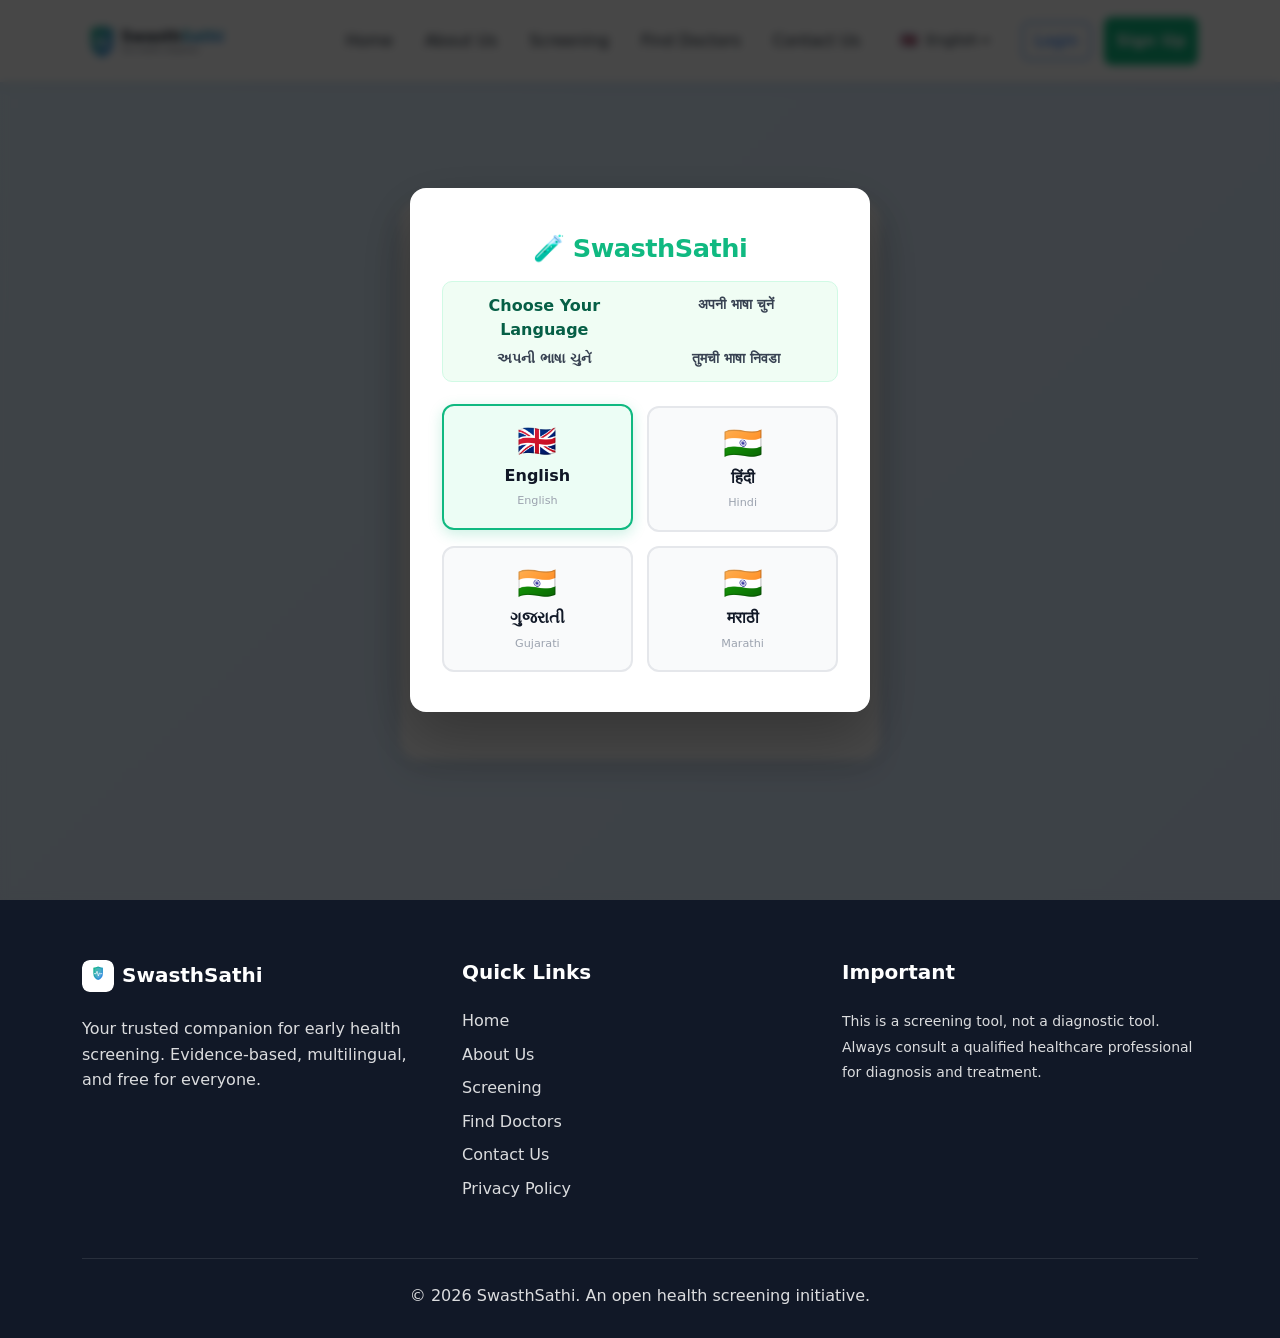
<file: comparison.html>
<!DOCTYPE html>
<html lang="en">
<head>
    <meta charset="UTF-8">
    <meta name="viewport" content="width=device-width, initial-scale=1.0">
    <title>Compare Screenings - SwasthSathi</title>
    <meta name="robots" content="noindex, nofollow">
    <link href="https://cdn.jsdelivr.net/npm/bootstrap@5.3.2/dist/css/bootstrap.min.css" rel="stylesheet">
    <link rel="stylesheet" href="https://cdn.jsdelivr.net/npm/bootstrap-icons@1.11.3/font/bootstrap-icons.min.css">
    <link rel="stylesheet" href="assets/styles/base.css">
    <link rel="stylesheet" href="assets/styles/language-modal.css">
    <link rel="stylesheet" href="assets/styles/dashboard.css">
    <!-- PWA + icons -->
    <link rel="manifest" href="manifest.json">
    <meta name="theme-color" content="#10b981">
    <link rel="icon" href="assets/icons/favicon.ico" sizes="any">
    <link rel="icon" type="image/png" sizes="32x32" href="assets/icons/favicon-32.png">
    <link rel="icon" type="image/png" sizes="16x16" href="assets/icons/favicon-16.png">
    <link rel="apple-touch-icon" href="assets/icons/apple-touch-icon.png">
    <meta name="apple-mobile-web-app-capable" content="yes">
    <meta name="apple-mobile-web-app-status-bar-style" content="default">
    <meta name="apple-mobile-web-app-title" content="SwasthSathi">
    <link rel="stylesheet" href="assets/styles/pwa.css">
</head>
<body>

<div id="navbar-mount"></div>

<div class="container mt-5 pt-5 pb-5">

    <div id="comparisonLoading" class="text-center py-5">
        <div class="spinner-border text-success" style="width: 3rem; height: 3rem;"></div>
        <p class="mt-3 text-muted" data-i18n="comparison_loading">Loading your screening comparison...</p>
    </div>

    <div id="comparisonEmpty" style="display:none">
        <div class="text-center py-5">
            <i class="bi bi-graph-up-arrow" style="font-size: 4rem; color: #6b7280;"></i>
            <h4 class="mt-3" data-i18n="comparison_empty_title">Not enough screenings to compare</h4>
            <p class="text-muted" data-i18n="comparison_empty">You need at least 2 screenings to compare. Take another screening to see progress.</p>
            <a href="screening.html" class="btn btn-success mt-2">
                <i class="bi bi-plus-circle"></i> <span data-i18n="btn_new_screening">New Screening</span>
            </a>
        </div>
    </div>

    <div id="comparisonContent" style="display:none">

        <div class="mb-4">
            <h2 data-i18n="comparison_title">Your Screening Journey</h2>
            <p class="lead text-muted" data-i18n="comparison_subtitle">Track how your health assessment has evolved</p>
        </div>

        <div class="card mb-4">
            <div class="card-header bg-primary-subtle">
                <h5 class="mb-0"><i class="bi bi-pie-chart-fill"></i> <span data-i18n="comparison_summary">Summary</span></h5>
            </div>
            <div class="card-body" id="comparisonSummary"></div>
        </div>

        <div class="card mb-4">
            <div class="card-header bg-primary-subtle">
                <h5 class="mb-0"><i class="bi bi-clock-history"></i> <span data-i18n="comparison_timeline">Timeline</span></h5>
            </div>
            <div class="card-body">
                <div class="row g-3" id="comparisonTimeline"></div>
            </div>
        </div>

        <div class="card mb-4">
            <div class="card-header bg-primary-subtle">
                <h5 class="mb-0"><i class="bi bi-arrow-left-right"></i> <span data-i18n="comparison_latest_vs_previous">Latest vs Previous</span></h5>
            </div>
            <div class="card-body" id="comparisonLatestVsPrevious"></div>
        </div>

        <div class="card mb-4">
            <div class="card-header bg-primary-subtle">
                <h5 class="mb-0"><i class="bi bi-graph-up"></i> <span data-i18n="comparison_factor_evolution">Factor Evolution</span></h5>
            </div>
            <div class="card-body" id="comparisonFactorEvolution"></div>
        </div>

    </div>

</div>

<div id="footer-mount"></div>

<script src="https://cdn.jsdelivr.net/npm/bootstrap@5.3.2/dist/js/bootstrap.bundle.min.js"></script>
<script src="assets/scripts/data/language-data.js"></script>
<script src="assets/scripts/shared/i18n.js"></script>
<script src="assets/scripts/shared/language-modal.js"></script>
<script src="assets/scripts/shared/supabase-client.js"></script>
<script src="assets/scripts/shared/navbar.js"></script>
<script src="assets/scripts/shared/footer.js"></script>
<script src="assets/scripts/shared/nav-auth.js"></script>
<script src="assets/scripts/modules/risk-calculator.js"></script>
<script src="assets/scripts/modules/factor-explanations.js"></script>
<script src="assets/scripts/pages/comparison.js"></script>
    <script src="assets/scripts/shared/pwa-register.js"></script>
</body>
</html>
</file>
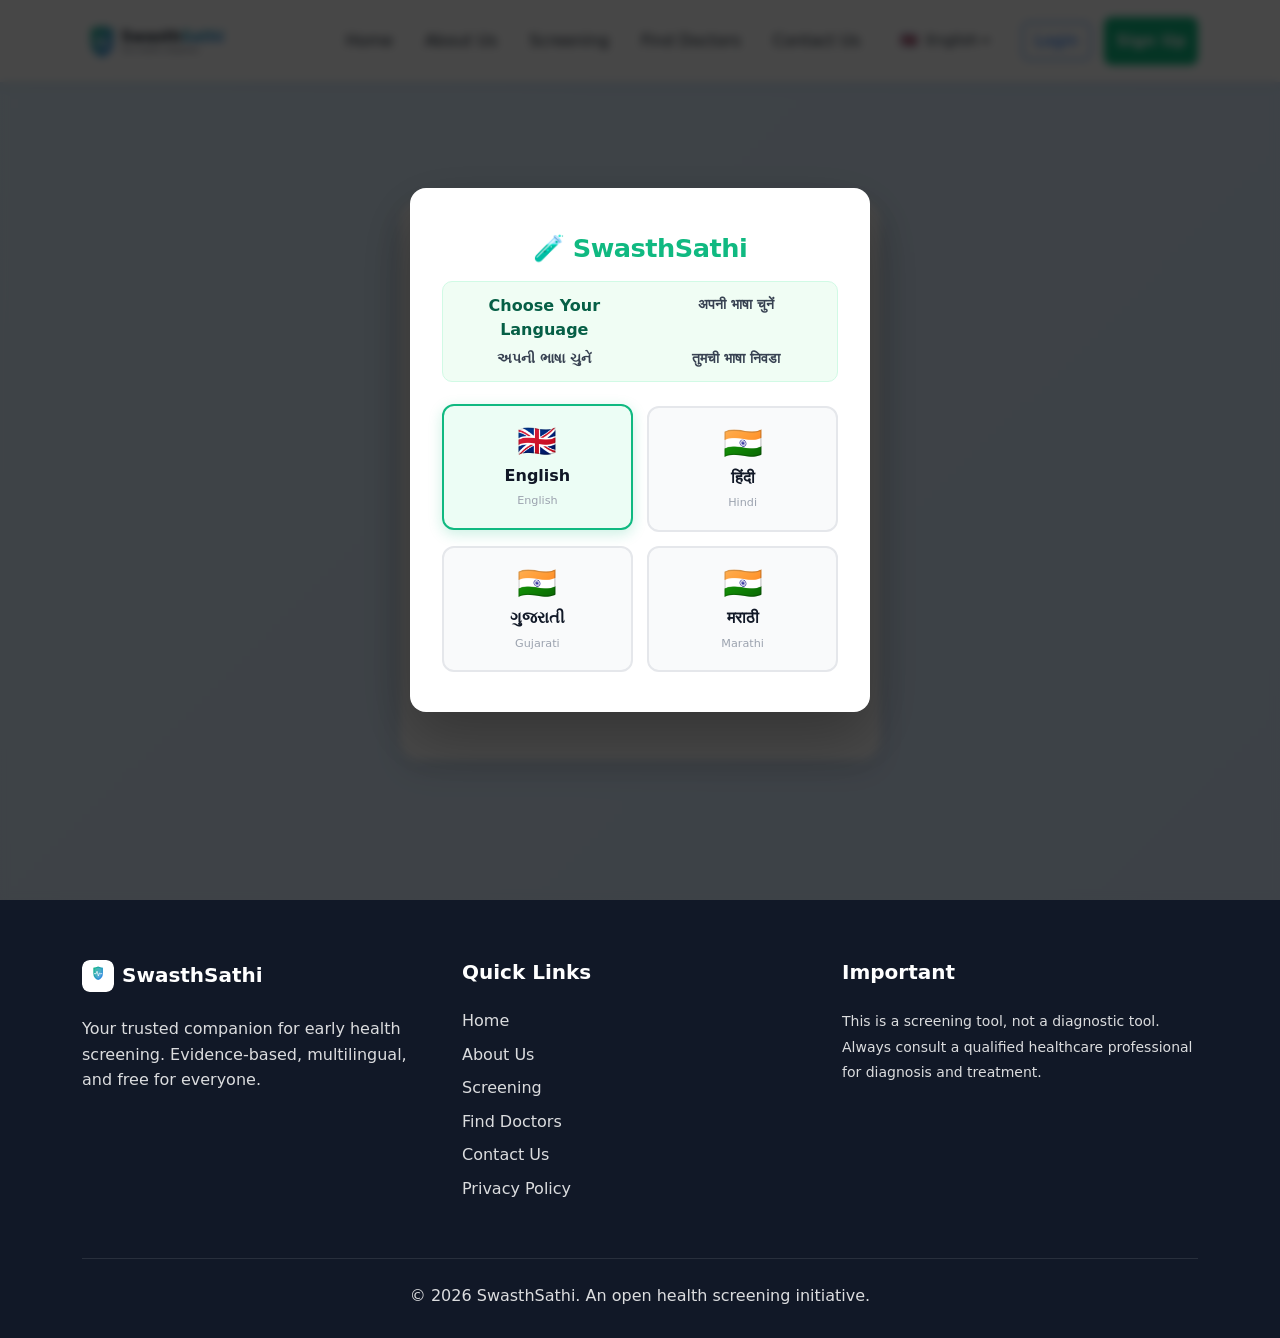
<file: dashboard.html>
<!DOCTYPE html>
<html lang="en">
<head>
    <meta charset="UTF-8">
    <meta name="viewport" content="width=device-width, initial-scale=1.0">
    <title>Dashboard - SwasthSathi</title>
    <meta name="robots" content="noindex, nofollow">
    
    <link href="https://cdn.jsdelivr.net/npm/bootstrap@5.3.2/dist/css/bootstrap.min.css" rel="stylesheet">
    <link rel="stylesheet" href="https://cdn.jsdelivr.net/npm/bootstrap-icons@1.11.3/font/bootstrap-icons.min.css">
    <link rel="stylesheet" href="assets/styles/base.css">
    <link rel="stylesheet" href="assets/styles/language-modal.css">
    <link rel="stylesheet" href="assets/styles/screening.css">
    <link rel="stylesheet" href="assets/styles/dashboard.css">
    <!-- PWA + icons -->
    <link rel="manifest" href="manifest.json">
    <meta name="theme-color" content="#10b981">
    <link rel="icon" href="assets/icons/favicon.ico" sizes="any">
    <link rel="icon" type="image/png" sizes="32x32" href="assets/icons/favicon-32.png">
    <link rel="icon" type="image/png" sizes="16x16" href="assets/icons/favicon-16.png">
    <link rel="apple-touch-icon" href="assets/icons/apple-touch-icon.png">
    <meta name="apple-mobile-web-app-capable" content="yes">
    <meta name="apple-mobile-web-app-status-bar-style" content="default">
    <meta name="apple-mobile-web-app-title" content="SwasthSathi">
    <link rel="stylesheet" href="assets/styles/pwa.css">
</head>
<body>

<div id="navbar-mount"></div>

<!-- Dashboard Container -->
<div class="dashboard-container">
    
    <!-- Loading State -->
    <div id="loadingState" class="text-center py-5">
        <div class="spinner-border text-success" style="width: 3rem; height: 3rem;"></div>
        <p class="mt-3 text-muted">Loading your dashboard...</p>
    </div>

    <!-- Dashboard Content -->
    <div id="dashboardContent" style="display: none;">
        
        <!-- Welcome Header -->
        <div class="card dashboard-header mb-4">
            <div class="card-body">
                <div class="row align-items-center">
                    <div class="col-md-8">
                        <h2 class="mb-2">Welcome back, <span id="userName">Loading...</span>! 👋</h2>
                        <p class="text-muted mb-0">
                            <i class="bi bi-geo-alt"></i> <span id="userLocation">Loading...</span>
                        </p>
                    </div>
                    <div class="col-md-4 text-md-end mt-3 mt-md-0">
                        <a href="screening.html" class="btn btn-success btn-lg">
                            <i class="bi bi-plus-circle"></i> New Screening
                        </a>
                        <a href="comparison.html" class="btn btn-outline-primary btn-lg ms-2">
                            <i class="bi bi-graph-up"></i> <span data-i18n="btn_compare">Compare</span>
                        </a>
                    </div>
                </div>
            </div>
        </div>

        <!-- Stats Cards -->
        <div class="row g-4 mb-4">
            <div class="col-md-4">
                <div class="stat-card">
                    <div class="stat-icon bg-primary-subtle">
                        <i class="bi bi-clipboard2-pulse"></i>
                    </div>
                    <div class="stat-content">
                        <h3 id="totalScreenings">0</h3>
                        <p>Total Screenings</p>
                    </div>
                </div>
            </div>
            <div class="col-md-4">
                <div class="stat-card">
                    <div class="stat-icon bg-success-subtle">
                        <i class="bi bi-calendar-check"></i>
                    </div>
                    <div class="stat-content">
                        <h3 id="lastScreeningDate">Never</h3>
                        <p>Last Screening</p>
                    </div>
                </div>
            </div>
            <div class="col-md-4">
                <div class="stat-card">
                    <div class="stat-icon bg-warning-subtle">
                        <i class="bi bi-exclamation-triangle"></i>
                    </div>
                    <div class="stat-content">
                        <h3 id="riskStatus">N/A</h3>
                        <p>Latest Risk Level</p>
                    </div>
                </div>
            </div>
        </div>

        <!-- Screening History -->
        <div class="card">
            <div class="card-header bg-primary-subtle">
                <h5 class="mb-0">
                    <i class="bi bi-clock-history"></i> Previous Health Screenings
                </h5>
            </div>
            <div class="card-body">
                <div id="screeningHistoryContainer">
                    <!-- Will be populated by JavaScript -->
                </div>
            </div>
        </div>

        <!-- Ethical Disclaimer -->
        <div class="alert alert-info mt-4">
            <i class="bi bi-info-circle-fill"></i>
            <strong>Important:</strong> This data is for awareness purposes only. 
            Always consult a qualified healthcare professional for diagnosis and treatment.
        </div>

    </div>
</div>

<div id="footer-mount"></div>

<script src="https://cdn.jsdelivr.net/npm/bootstrap@5.3.2/dist/js/bootstrap.bundle.min.js"></script>
<script src="assets/scripts/data/language-data.js"></script>
<script src="assets/scripts/shared/i18n.js"></script>
<script src="assets/scripts/shared/language-modal.js"></script>
<script src="assets/scripts/shared/supabase-client.js"></script>
<script src="assets/scripts/shared/navbar.js"></script>
<script src="assets/scripts/shared/footer.js"></script>
<script src="assets/scripts/shared/nav-auth.js"></script>
<script src="assets/scripts/modules/risk-calculator.js"></script>
<script src="assets/scripts/pages/dashboard.js"></script>
    <script src="assets/scripts/shared/pwa-register.js"></script>
</body>
</html>
</file>
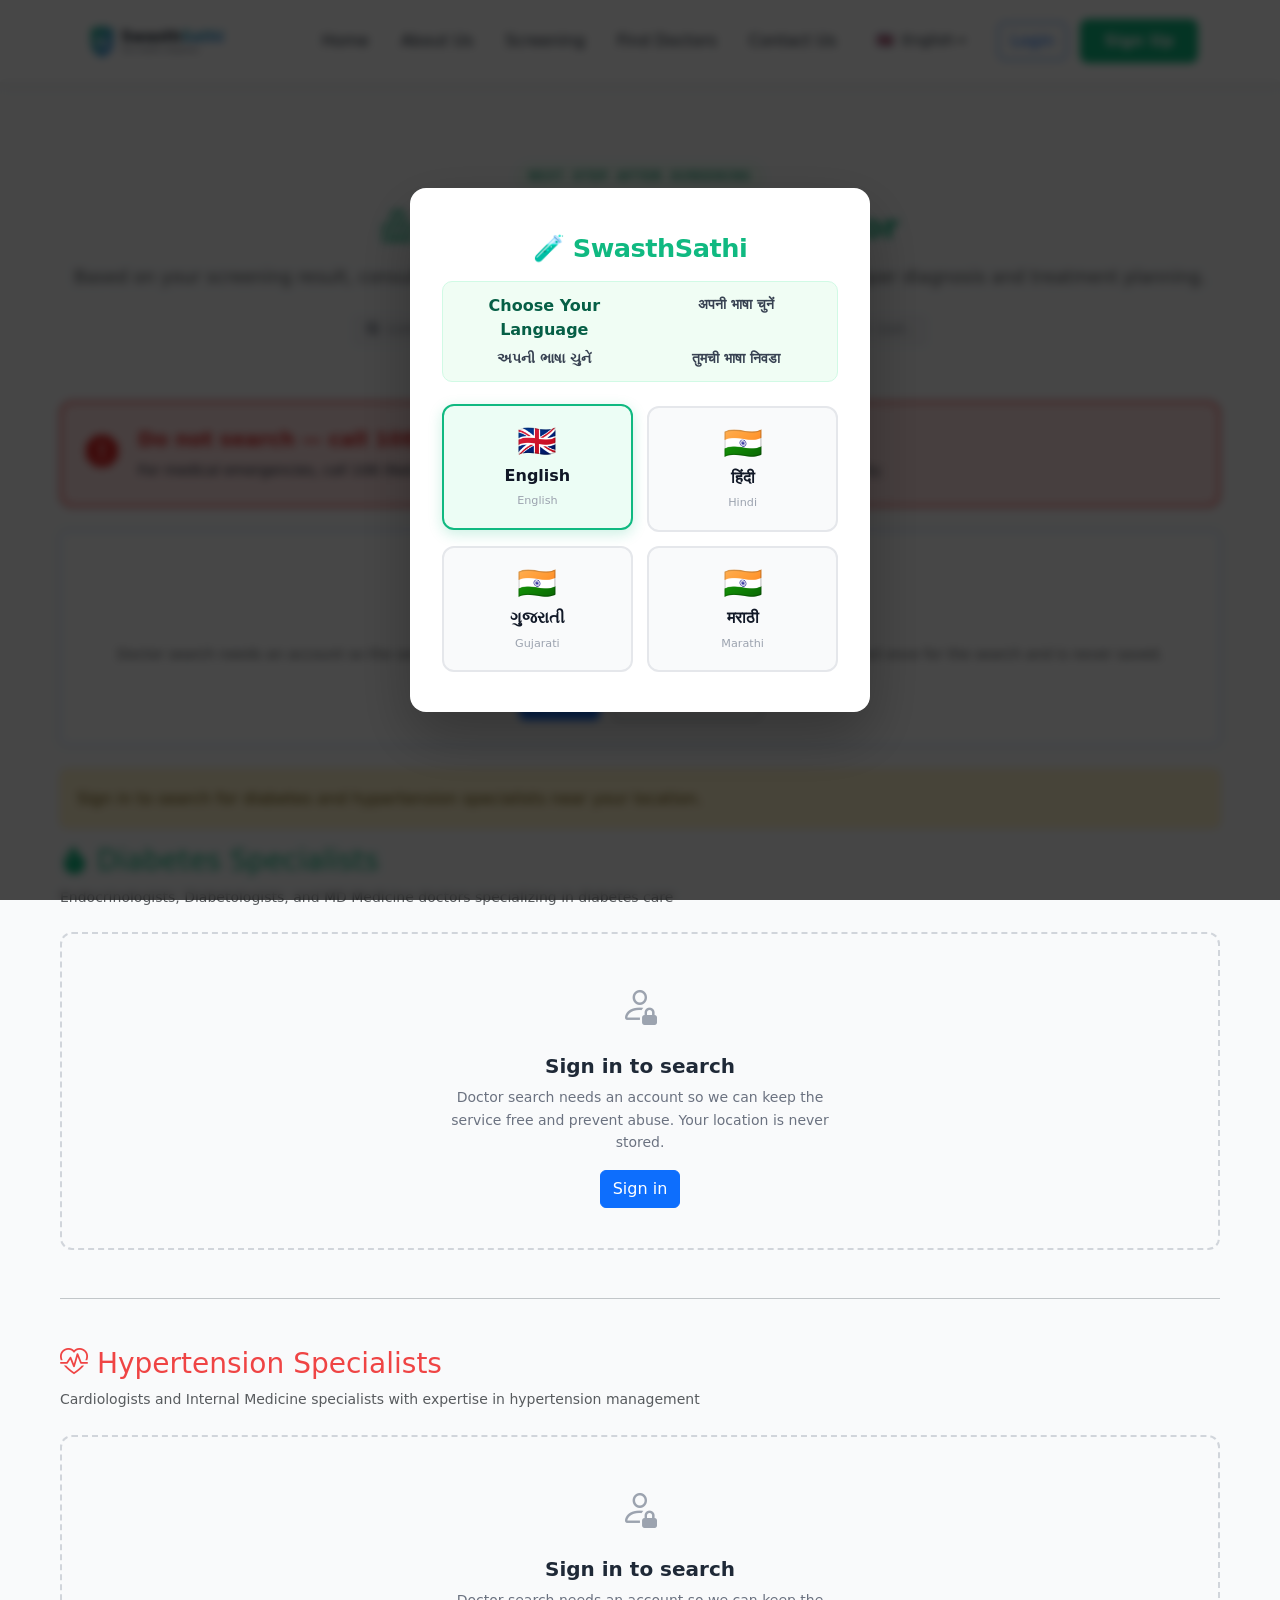
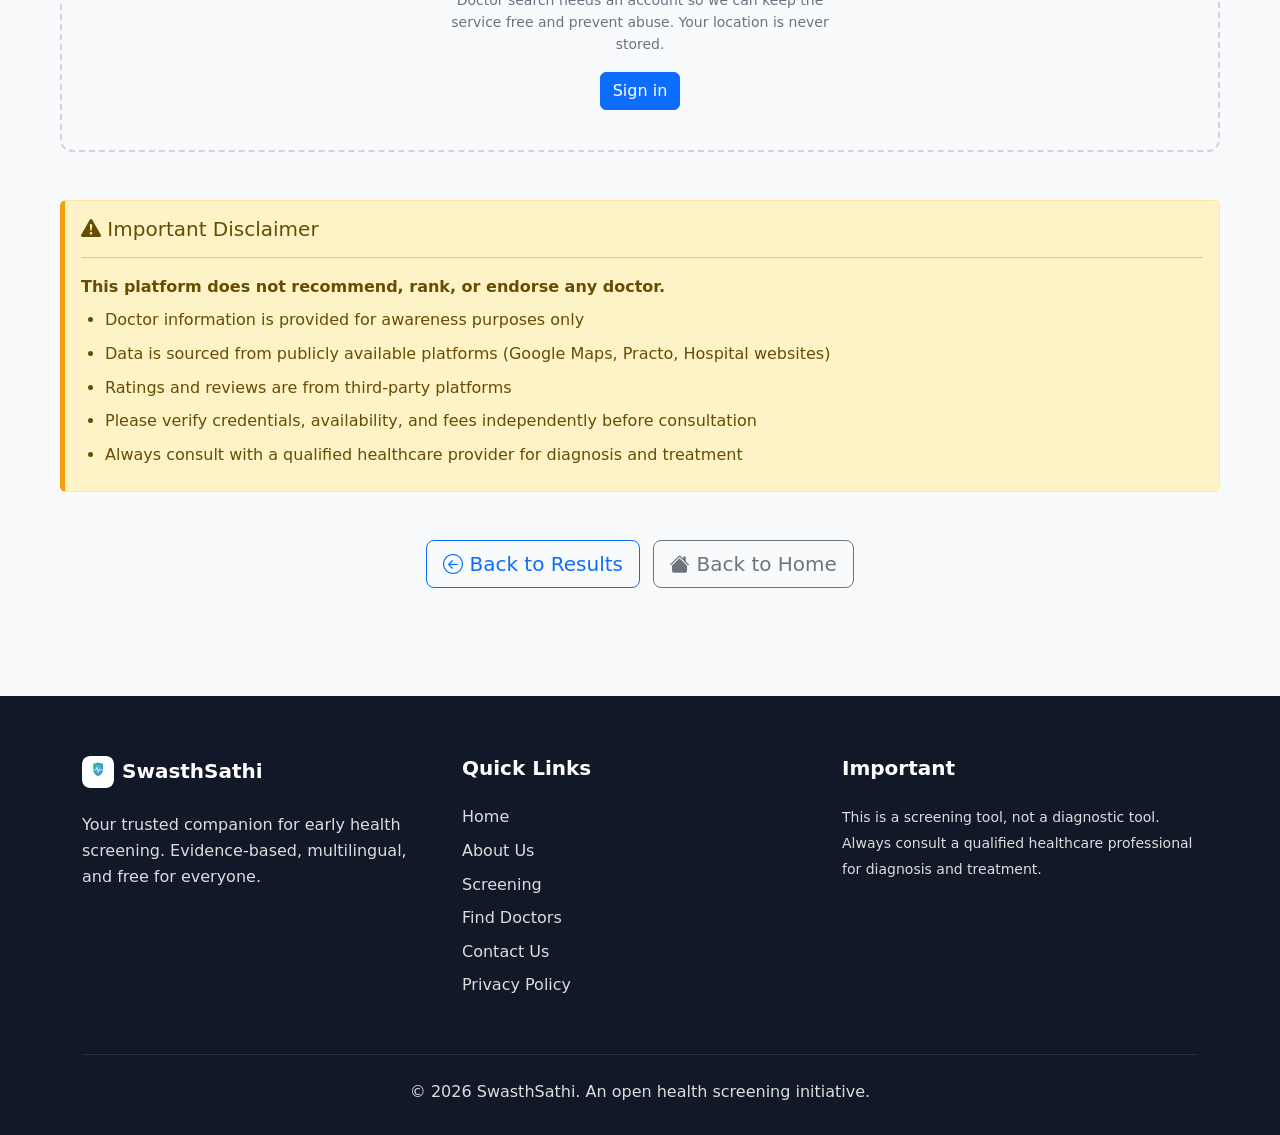
<file: doctors.html>
<!DOCTYPE html>
<html lang="en">
<head>
    <meta charset="UTF-8">
    <title>SwasthSathi | Find a doctor near you</title>
    <link rel="canonical" href="https://swasthsathi.app/doctors.html">
    <!-- Open Graph / social preview -->
    <meta property="og:type" content="website">
    <meta property="og:url" content="https://swasthsathi.app/doctors.html">
    <meta property="og:title" content="Find a Doctor Near You — SwasthSathi">
    <meta property="og:description" content="Search for diabetes and hypertension specialists near your location. SwasthSathi lists results without ranking, recommending or endorsing any doctor.">
    <meta property="og:image" content="https://swasthsathi.app/assets/social/og-image.png">
    <meta property="og:image:width" content="1200">
    <meta property="og:image:height" content="630">
    <meta property="og:image:alt" content="SwasthSathi — guideline-grounded diabetes and hypertension screening">
    <meta property="og:site_name" content="SwasthSathi">
    <meta property="og:locale" content="en_IN">
    <meta property="og:locale:alternate" content="hi_IN">
    <meta property="og:locale:alternate" content="gu_IN">
    <meta property="og:locale:alternate" content="mr_IN">
    <!-- Twitter Card -->
    <meta name="twitter:card" content="summary_large_image">
    <meta name="twitter:title" content="Find a Doctor Near You — SwasthSathi">
    <meta name="twitter:description" content="Search for diabetes and hypertension specialists near your location. No ranking, recommendation or endorsement of any doctor.">
    <meta name="twitter:image" content="https://swasthsathi.app/assets/social/og-image.png">
    <meta name="viewport" content="width=device-width, initial-scale=1.0">
    <meta name="description" content="Search for diabetes and hypertension specialists near your location. SwasthSathi does not rank, recommend or endorse any doctor.">
    <!-- Warm up connections to CDN + backend for faster first paint -->
    <link rel="preconnect" href="https://cdn.jsdelivr.net" crossorigin>
    <link rel="preconnect" href="https://ersclejdrqnaxlhrfbhg.supabase.co" crossorigin>
    <link rel="dns-prefetch" href="https://cdn.jsdelivr.net">
    <link href="https://cdn.jsdelivr.net/npm/bootstrap@5.3.2/dist/css/bootstrap.min.css" rel="stylesheet">
    <link href="https://cdn.jsdelivr.net/npm/bootstrap-icons@1.11.3/font/bootstrap-icons.min.css" rel="stylesheet">
    <!-- Base Styles (LOAD FIRST — FROZEN) -->
    <link rel="stylesheet" href="assets/styles/base.css">
    <link rel="stylesheet" href="assets/styles/language-modal.css">
    <!-- Page-specific styles -->
    <link rel="stylesheet" href="assets/styles/doctors.css">
    <!-- Additive enhancement layer (LOAD LAST) -->
    <link rel="stylesheet" href="assets/styles/enhance.css">
    <!-- PWA + icons -->
    <link rel="manifest" href="manifest.json">
    <meta name="theme-color" content="#10b981">
    <link rel="icon" href="assets/icons/favicon.ico" sizes="any">
    <link rel="icon" type="image/png" sizes="32x32" href="assets/icons/favicon-32.png">
    <link rel="icon" type="image/png" sizes="16x16" href="assets/icons/favicon-16.png">
    <link rel="apple-touch-icon" href="assets/icons/apple-touch-icon.png">
    <meta name="apple-mobile-web-app-capable" content="yes">
    <meta name="apple-mobile-web-app-status-bar-style" content="default">
    <meta name="apple-mobile-web-app-title" content="SwasthSathi">
    <link rel="stylesheet" href="assets/styles/pwa.css">
</head>
<body>
<div id="navbar-mount"></div>

<div class="doctors-container">

    <div class="page-header text-center mb-4">
        <span class="ss-eyebrow" data-i18n="doctors_eyebrow">Next step after screening</span>
        <h1 class="h2 fw-bold text-primary mb-3">
            <i class="bi bi-hospital"></i> <span data-i18n="doctors_title">Find a doctor near you</span>
        </h1>
        <p class="lead text-muted mb-4" data-i18n="doctors_subtitle">
            A screening result is only useful if it reaches a clinician. Search for diabetes and
            hypertension specialists around your current location.
        </p>
        <span class="ss-provenance">
            <i class="bi bi-google"></i>
            <span data-i18n="doctors_provenance">Listings come live from public map data. We do not maintain our own list.</span>
        </span>
    </div>

    <!-- Emergency first: anyone who needs this needs it before anything else -->
    <div class="ss-emergency-card mb-4">
        <i class="bi bi-exclamation-octagon-fill"></i>
        <div>
            <h2 class="h5" data-i18n="doctors_emergency_title">Do not search — call 108</h2>
            <p data-i18n="doctors_emergency_text">
                If you have chest pain, difficulty breathing, sudden weakness on one side, slurred speech,
                confusion or fainting, call 108 for an ambulance or go to the nearest hospital now.
            </p>
        </div>
    </div>

    <!-- Search card (signed in) -->
    <div id="locationSearchCard" class="card mb-4 border-primary-subtle" style="display:none">
        <div class="card-body text-center py-4">
            <i class="bi bi-geo-alt-fill text-primary fs-2 mb-2 d-block"></i>
            <h2 class="h5 mb-1" data-i18n="doctors_location_heading">Search around you</h2>
            <p class="text-muted small mb-3" data-i18n="doctors_location_sub">
                We use your location once, for this search only. It is not saved to your account.
            </p>
            <button id="findNearbyBtn" class="btn btn-primary">
                <i class="bi bi-crosshair"></i> <span data-i18n="btn_use_my_location">Search near me</span>
            </button>
            <div id="locationSearching" class="mt-3" style="display:none">
                <div class="spinner-border spinner-border-sm text-primary me-2" role="status" aria-hidden="true"></div>
                <span data-i18n="doctors_searching">Searching…</span>
            </div>
        </div>
    </div>

    <!-- Sign-in prompt (signed out) -->
    <div id="loginPromptCard" class="card mb-4 border-primary-subtle" style="display:none">
        <div class="card-body text-center py-4">
            <i class="bi bi-person-lock text-primary fs-2 mb-2 d-block"></i>
            <h2 class="h5 mb-1" data-i18n="doctors_login_heading">Sign in to search</h2>
            <p class="text-muted small mb-3" data-i18n="doctors_login_for_live">
                Doctor search needs an account so the service can stay free and protected from abuse.
                Your location is used once for the search and is never saved.
            </p>
            <a href="login.html" class="btn btn-primary me-2" data-i18n="btn_sign_in">Sign in</a>
            <a href="signup.html" class="btn btn-outline-secondary" data-i18n="btn_create_account">Create account</a>
        </div>
    </div>

    <!-- Search status -->
    <div id="searchNotice" class="alert mb-3" style="display:none" role="alert" aria-live="polite"></div>

    <!-- Diabetes -->
    <section class="specialists-section mb-5">
        <div class="section-header mb-4">
            <h2 class="h3 text-success">
                <i class="bi bi-droplet-fill"></i> <span data-i18n="doctors_diabetes_title">Diabetes specialists</span>
            </h2>
            <p class="text-muted small" data-i18n="doctors_diabetes_subtitle">
                Endocrinologists, diabetologists and general medicine doctors who manage diabetes.
            </p>
        </div>
        <div class="row g-4" id="diabetesDoctors"></div>
    </section>

    <hr class="my-5">

    <!-- Hypertension -->
    <section class="specialists-section mb-5">
        <div class="section-header mb-4">
            <h2 class="h3 text-danger">
                <i class="bi bi-heart-pulse"></i> <span data-i18n="doctors_hypertension_title">Hypertension specialists</span>
            </h2>
            <p class="text-muted small" data-i18n="doctors_hypertension_subtitle">
                Cardiologists and internal medicine doctors who manage high blood pressure.
            </p>
        </div>
        <div class="row g-4" id="hypertensionDoctors"></div>
    </section>

    <!-- Disclaimer -->
    <div class="alert alert-warning disclaimer-box">
        <h2 class="h5 alert-heading">
            <i class="bi bi-exclamation-triangle-fill"></i> <span data-i18n="doctors_disclaimer_title">Read before you book</span>
        </h2>
        <hr>
        <p class="mb-2">
            <strong data-i18n="doctors_disclaimer_text">SwasthSathi does not recommend, rank or endorse any doctor.</strong>
        </p>
        <ul class="mb-2">
            <li data-i18n="doctors_disclaimer_1">Results are returned live from public map data and shown in the order that service provides. We do not reorder them.</li>
            <li data-i18n="doctors_disclaimer_2">Ratings and review counts are written by the public on that platform. They are not a measure of clinical quality.</li>
            <li data-i18n="doctors_disclaimer_3">A listing here is not a check on anyone's qualifications. Verify registration, specialty, availability and fees yourself before consulting.</li>
            <li data-i18n="doctors_disclaimer_4">Listings can be out of date, closed or wrongly categorised. Call ahead.</li>
            <li data-i18n="doctors_disclaimer_5">Your government primary health centre or district hospital is also a valid first stop, and is usually free.</li>
        </ul>
    </div>

    <div class="text-center my-5">
        <a href="result.html" class="btn btn-outline-primary btn-lg me-2">
            <i class="bi bi-arrow-left-circle"></i> <span data-i18n="btn_back_results">Back to results</span>
        </a>
        <a href="index.html" class="btn btn-outline-secondary btn-lg">
            <i class="bi bi-house-fill"></i> <span data-i18n="btn_back_home">Home</span>
        </a>
    </div>
</div>

<div id="footer-mount"></div>

<script src="https://cdn.jsdelivr.net/npm/bootstrap@5.3.2/dist/js/bootstrap.bundle.min.js"></script>
<script src="assets/scripts/data/language-data.js"></script>
<script src="assets/scripts/shared/i18n.js"></script>
<script src="assets/scripts/shared/language-modal.js"></script>
<script src="assets/scripts/shared/supabase-client.js"></script>
<script src="assets/scripts/shared/inflight-tracker.js"></script>
<script src="assets/scripts/shared/navbar.js"></script>
<script src="assets/scripts/shared/footer.js"></script>
<script src="assets/scripts/shared/nav-auth.js"></script>
<script src="assets/scripts/pages/doctors.js"></script>
<script src="assets/scripts/shared/pwa-register.js"></script>
</body>
</html>
</file>
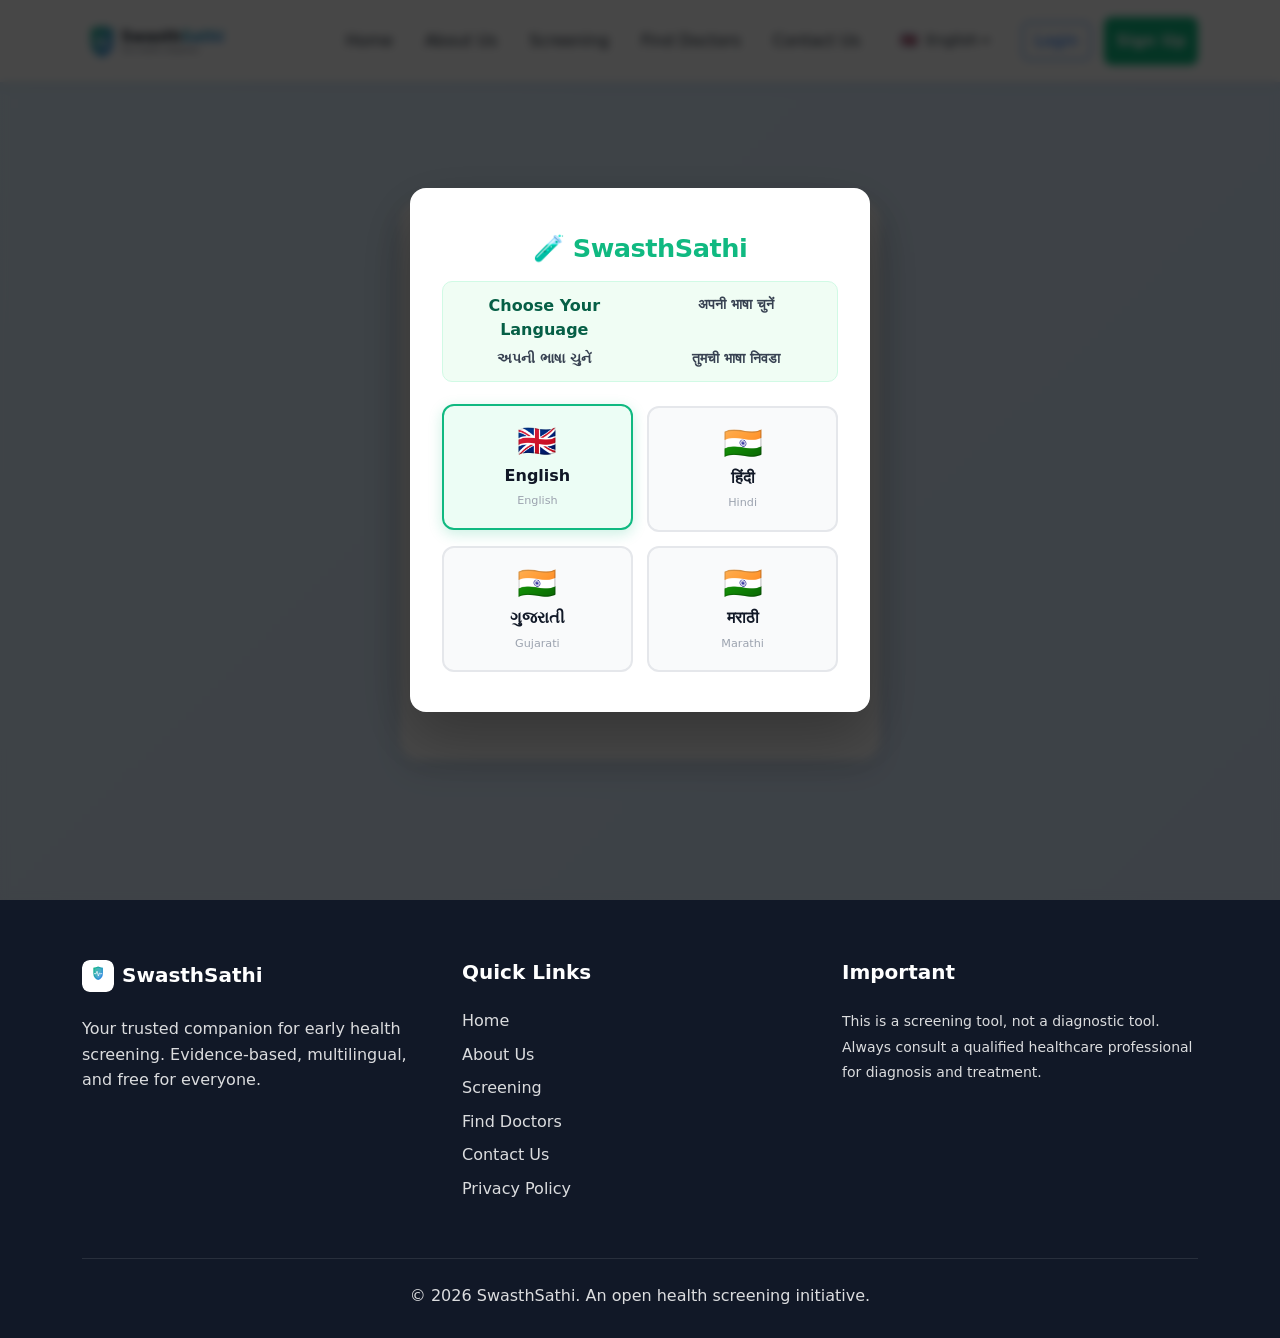
<file: login.html>
<!DOCTYPE html>
<html lang="en">
<head>
    <meta charset="UTF-8">
    <meta name="viewport" content="width=device-width, initial-scale=1.0">
    <title>Login - SwasthSathi</title>
    <meta name="robots" content="noindex, nofollow">
    
    <link href="https://cdn.jsdelivr.net/npm/bootstrap@5.3.2/dist/css/bootstrap.min.css" rel="stylesheet">
    <link rel="stylesheet" href="https://cdn.jsdelivr.net/npm/bootstrap-icons@1.11.3/font/bootstrap-icons.min.css">
    <link rel="stylesheet" href="assets/styles/base.css">
    <link rel="stylesheet" href="assets/styles/language-modal.css">
    <link rel="stylesheet" href="assets/styles/auth.css">
    <!-- PWA + icons -->
    <link rel="manifest" href="manifest.json">
    <meta name="theme-color" content="#10b981">
    <link rel="icon" href="assets/icons/favicon.ico" sizes="any">
    <link rel="icon" type="image/png" sizes="32x32" href="assets/icons/favicon-32.png">
    <link rel="icon" type="image/png" sizes="16x16" href="assets/icons/favicon-16.png">
    <link rel="apple-touch-icon" href="assets/icons/apple-touch-icon.png">
    <meta name="apple-mobile-web-app-capable" content="yes">
    <meta name="apple-mobile-web-app-status-bar-style" content="default">
    <meta name="apple-mobile-web-app-title" content="SwasthSathi">
    <link rel="stylesheet" href="assets/styles/pwa.css">
</head>
<body>

<div id="navbar-mount"></div>

<!-- Login Form -->
<div class="auth-container">
    <div class="auth-card">
        <div class="auth-header text-center mb-4">
            <i class="bi bi-box-arrow-in-right auth-icon"></i>
            <h2 class="fw-bold">Welcome Back</h2>
            <p class="text-muted">Login to view your health screening history</p>
        </div>

        <form id="loginForm">
            <!-- Email -->
            <div class="mb-3">
                <label for="email" class="form-label">Email Address</label>
                <div class="input-group">
                    <span class="input-group-text"><i class="bi bi-envelope"></i></span>
                    <input type="email" class="form-control" id="email" required 
                           placeholder="your.email@example.com">
                </div>
            </div>

            <!-- Password -->
            <div class="mb-3">
                <label for="password" class="form-label">Password</label>
                <div class="input-group">
                    <span class="input-group-text"><i class="bi bi-lock"></i></span>
                    <input type="password" class="form-control" id="password" required 
                           placeholder="Enter your password">
                    <button class="btn btn-outline-secondary" type="button" onclick="togglePassword()">
                        <i class="bi bi-eye" id="toggleIcon"></i>
                    </button>
                </div>
            </div>

            <!-- Submit Button -->
            <button type="submit" class="btn btn-primary-custom w-100 mb-3" id="submitBtn">
                <i class="bi bi-box-arrow-in-right"></i> Login
            </button>

            <!-- Signup Link -->
            <div class="text-center">
                <small class="text-muted">
                    Don't have an account? 
                    <a href="signup.html" class="fw-bold">Sign up here</a>
                </small>
            </div>

        </form>
    </div>
</div>

<div id="footer-mount"></div>

<script src="https://cdn.jsdelivr.net/npm/bootstrap@5.3.2/dist/js/bootstrap.bundle.min.js"></script>
<script src="assets/scripts/data/language-data.js"></script>
<script src="assets/scripts/shared/i18n.js"></script>
<script src="assets/scripts/shared/language-modal.js"></script>
<script src="assets/scripts/shared/supabase-client.js"></script>
<script src="assets/scripts/shared/navbar.js"></script>
<script src="assets/scripts/shared/footer.js"></script>
<script src="assets/scripts/shared/nav-auth.js"></script>
<script src="assets/scripts/pages/login.js"></script>
    <script src="assets/scripts/shared/pwa-register.js"></script>
</body>
</html>
</file>
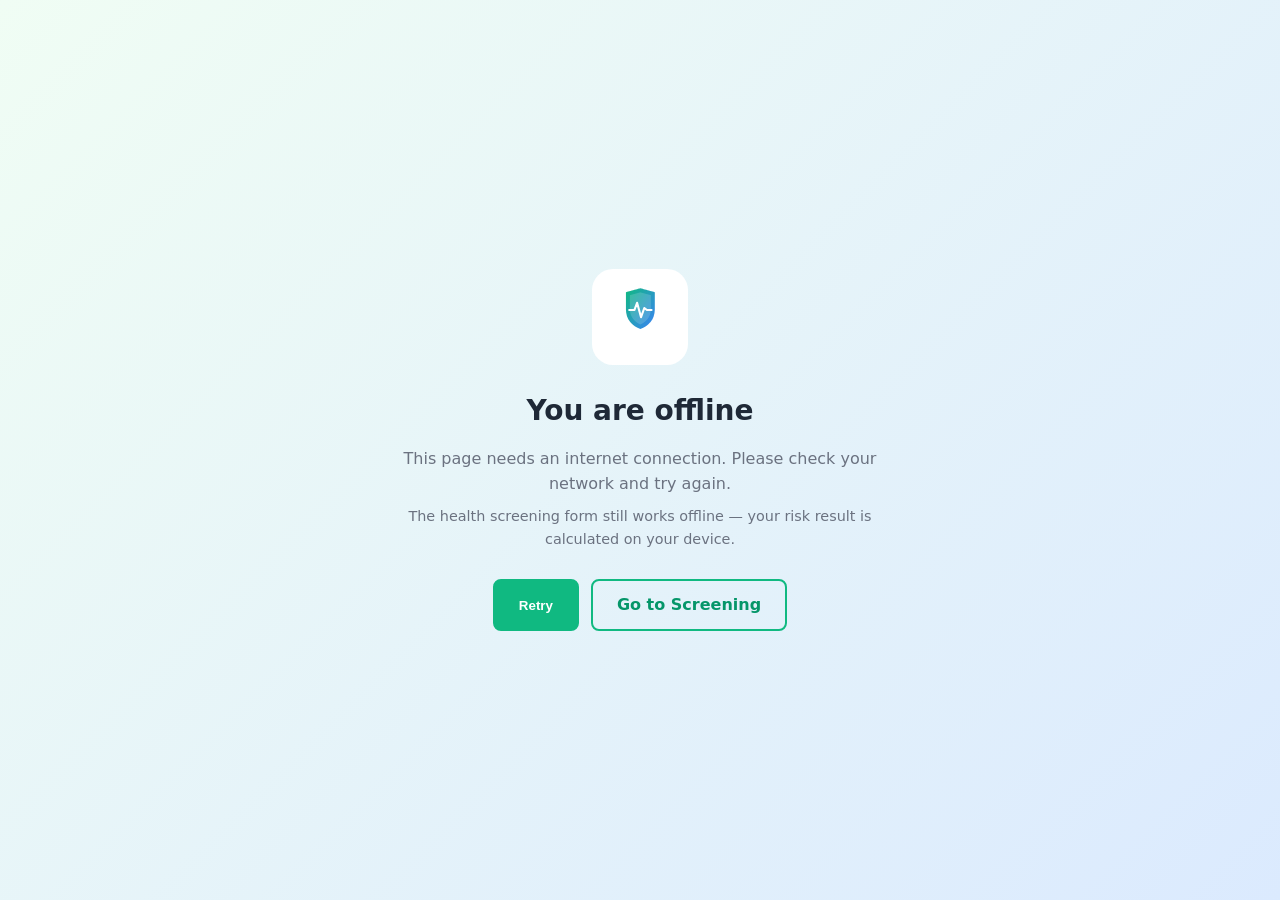
<file: offline.html>
<!DOCTYPE html>
<html lang="en">
<head>
    <meta charset="UTF-8">
    <meta name="viewport" content="width=device-width, initial-scale=1.0">
    <title>Offline - SwasthSathi</title>
    <meta name="robots" content="noindex, nofollow">

    <link rel="manifest" href="manifest.json">
    <meta name="theme-color" content="#10b981">
    <link rel="icon" href="assets/icons/favicon.ico" sizes="any">
    <link rel="icon" type="image/png" sizes="32x32" href="assets/icons/favicon-32.png">
    <link rel="icon" type="image/png" sizes="16x16" href="assets/icons/favicon-16.png">
    <link rel="apple-touch-icon" href="assets/icons/apple-touch-icon.png">

    <link rel="stylesheet" href="assets/styles/base.css">
    <link rel="stylesheet" href="assets/styles/pwa.css">
</head>
<body>
    <main class="offline-screen">
        <img src="assets/logo/swasthsathi-icon.svg" alt="SwasthSathi" class="offline-logo" width="96" height="96">
        <h1 class="offline-title">You are offline</h1>
        <p class="offline-text">
            This page needs an internet connection. Please check your network and try again.
        </p>
        <p class="offline-subtext">
            The health screening form still works offline — your risk result is calculated on your device.
        </p>
        <div class="offline-actions">
            <button type="button" class="offline-btn offline-btn-primary" onclick="location.reload()">Retry</button>
            <a class="offline-btn offline-btn-outline" href="screening.html">Go to Screening</a>
        </div>
    </main>
</body>
</html>
</file>
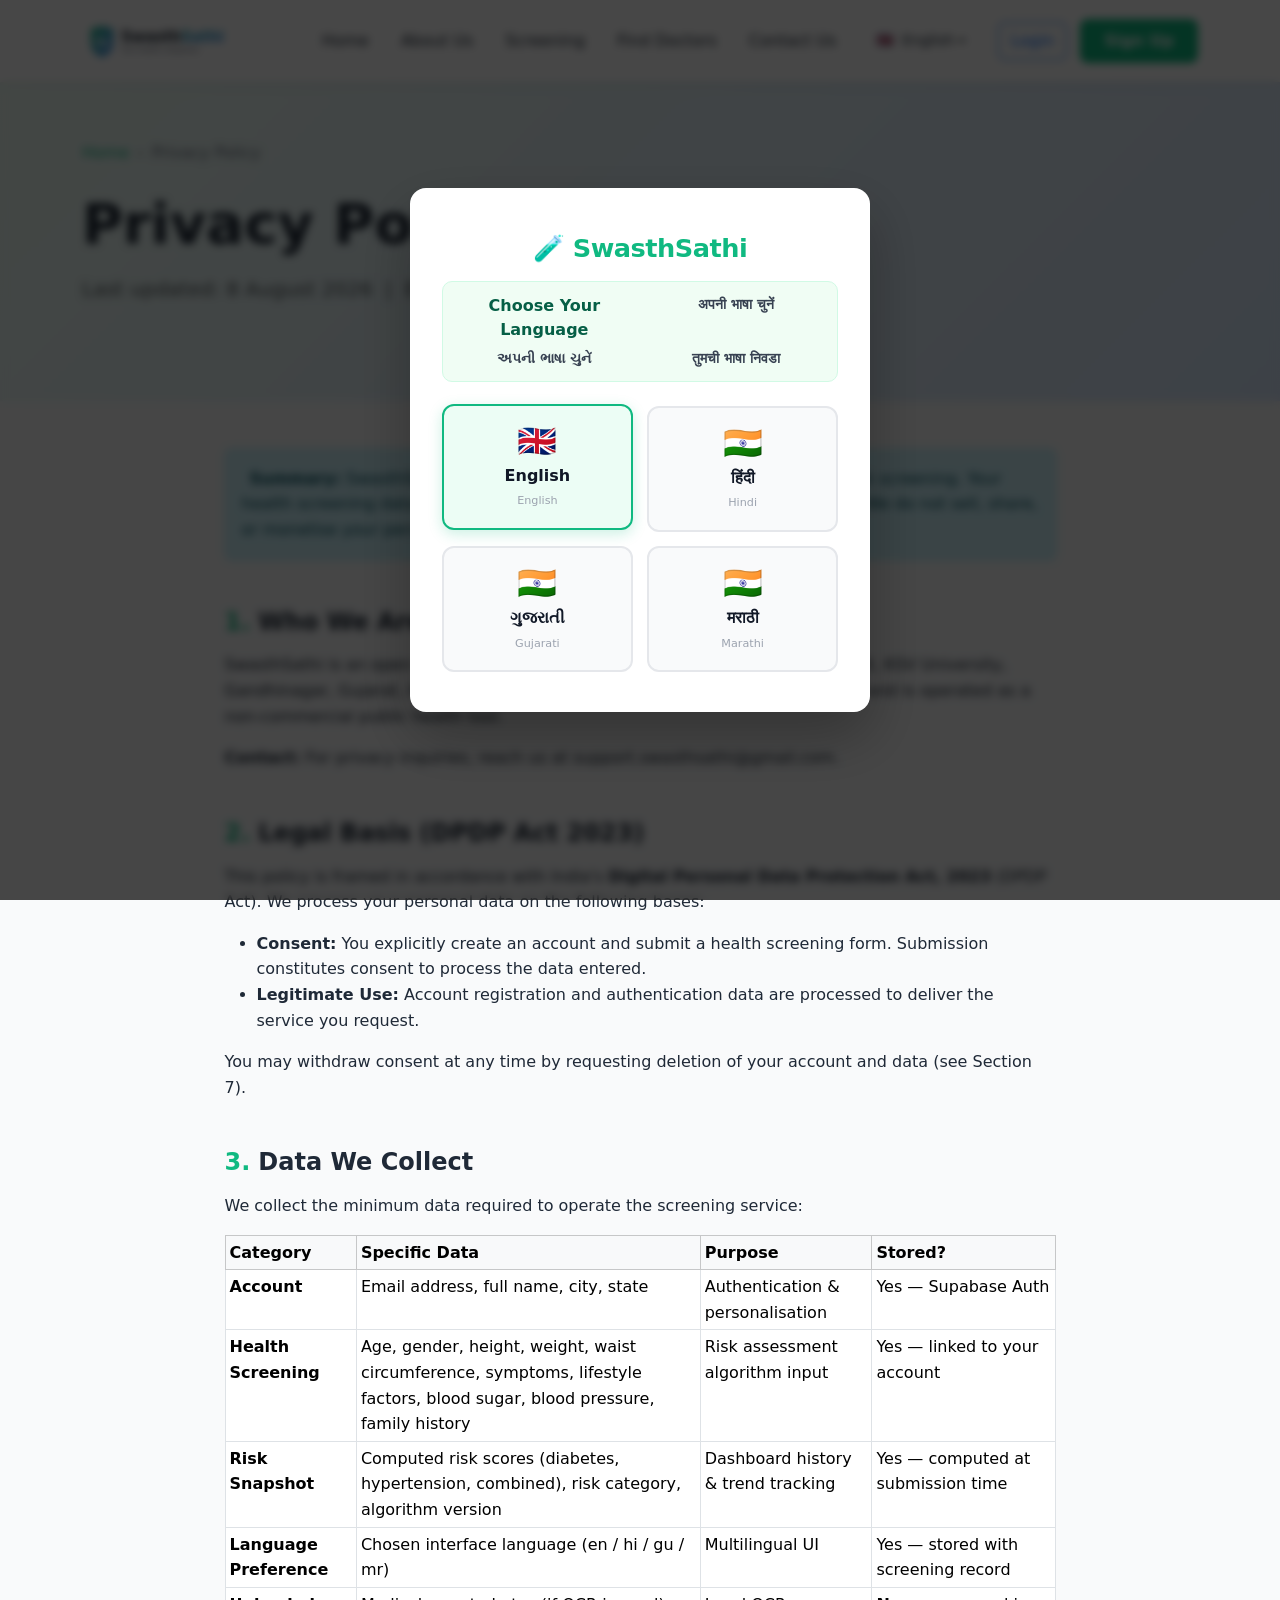
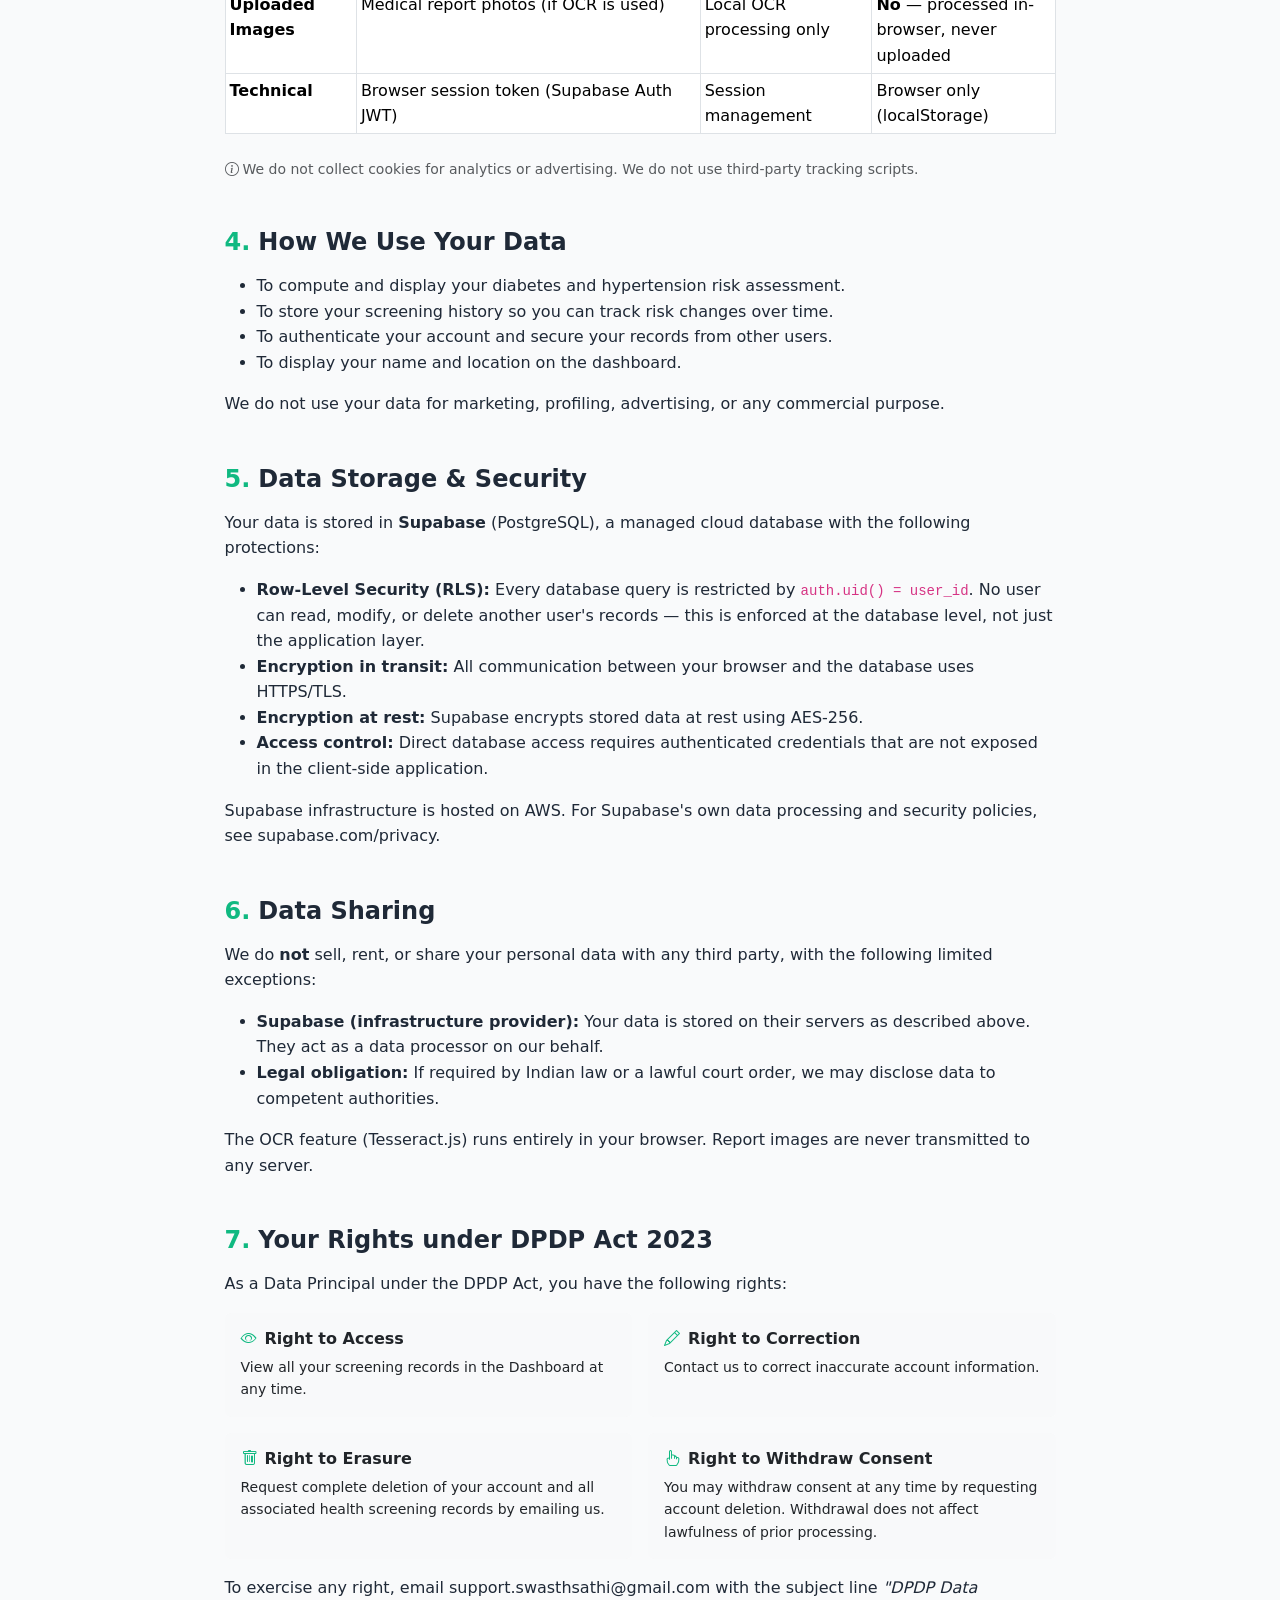
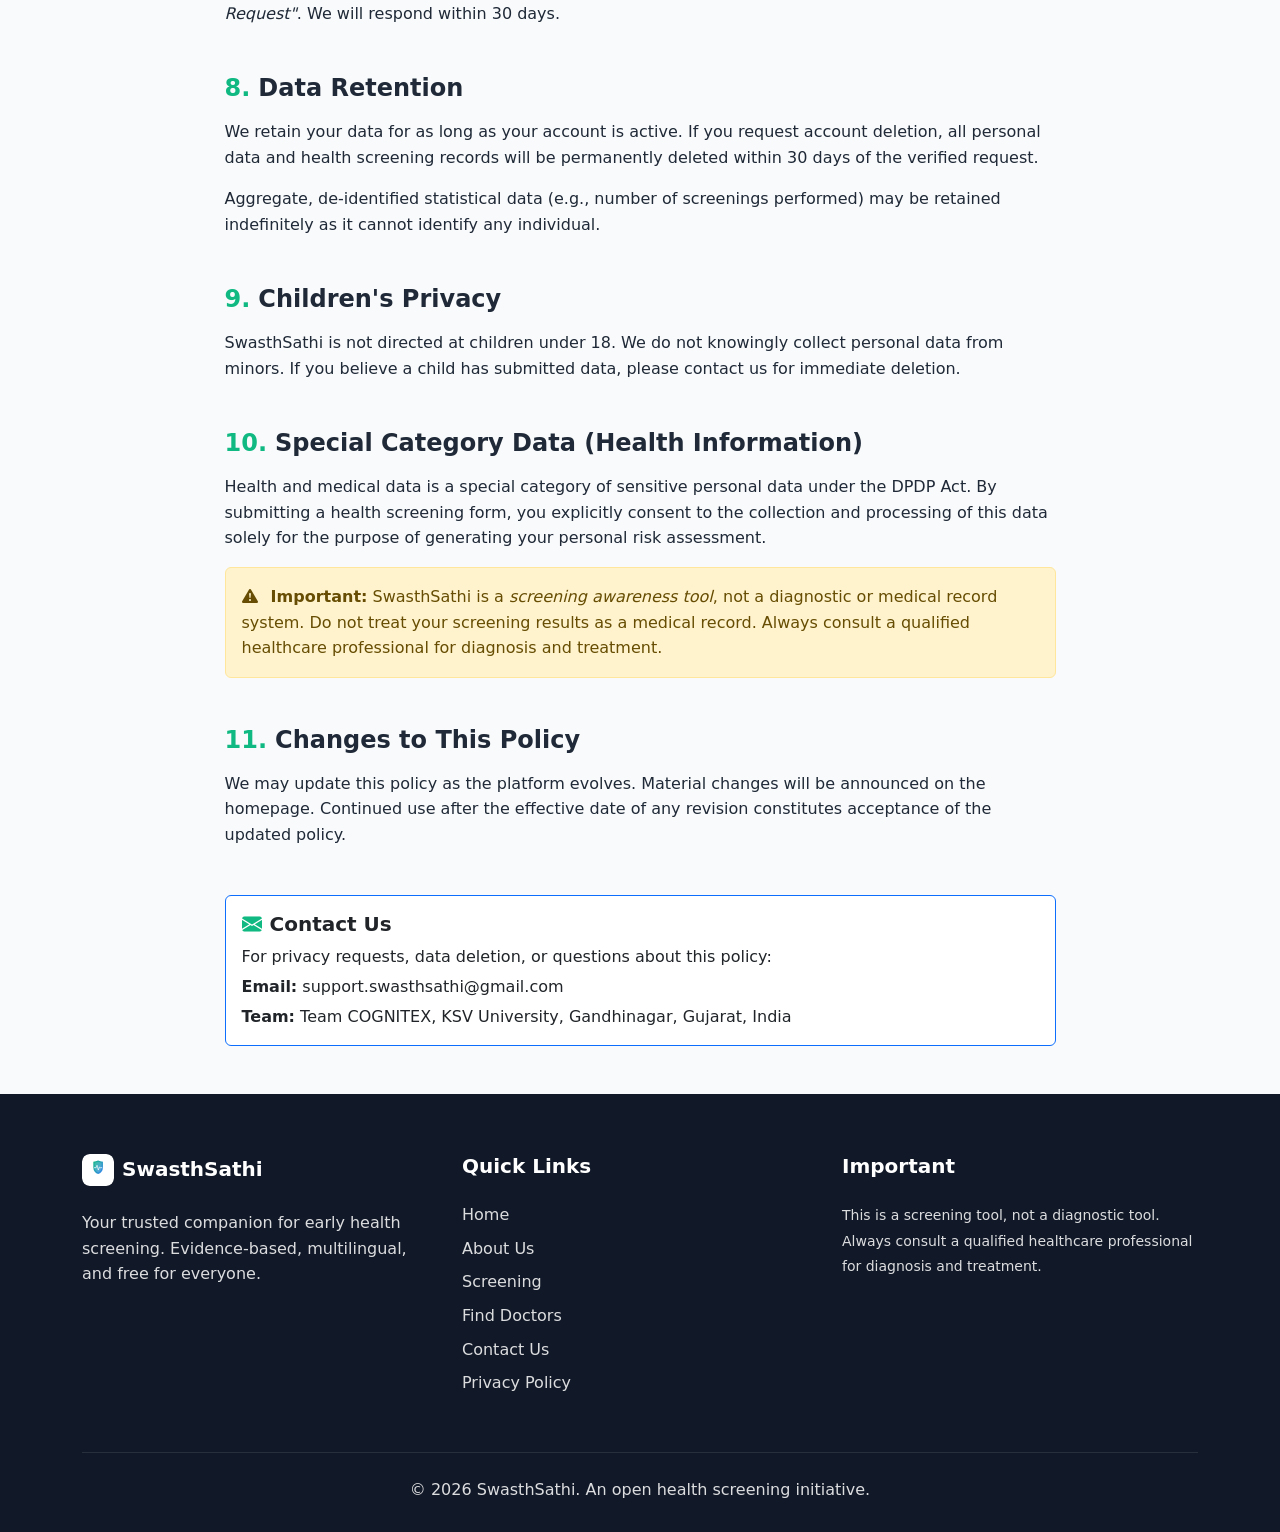
<file: privacy.html>
<!DOCTYPE html>
<html lang="en">
<head>
    <meta charset="UTF-8">
    <meta name="viewport" content="width=device-width, initial-scale=1.0">
    <meta name="description" content="SwasthSathi Privacy Policy - How we collect, use, and protect your health data under DPDP Act 2023">
    <title>Privacy Policy - SwasthSathi</title>
    <link rel="canonical" href="https://swasthsathi.app/privacy.html">
    <!-- Open Graph / social preview -->
    <meta property="og:type" content="website">
    <meta property="og:url" content="https://swasthsathi.app/privacy.html">
    <meta property="og:title" content="Privacy Policy — SwasthSathi">
    <meta property="og:description" content="How SwasthSathi collects, uses, and protects your health data, in line with India's DPDP Act 2023.">
    <meta property="og:image" content="https://swasthsathi.app/assets/social/og-image.png">
    <meta property="og:image:width" content="1200">
    <meta property="og:image:height" content="630">
    <meta property="og:image:alt" content="SwasthSathi — guideline-grounded diabetes and hypertension screening">
    <meta property="og:site_name" content="SwasthSathi">
    <meta property="og:locale" content="en_IN">
    <meta property="og:locale:alternate" content="hi_IN">
    <meta property="og:locale:alternate" content="gu_IN">
    <meta property="og:locale:alternate" content="mr_IN">
    <!-- Twitter Card -->
    <meta name="twitter:card" content="summary_large_image">
    <meta name="twitter:title" content="Privacy Policy — SwasthSathi">
    <meta name="twitter:description" content="How SwasthSathi collects, uses, and protects your health data, in line with India's DPDP Act 2023.">
    <meta name="twitter:image" content="https://swasthsathi.app/assets/social/og-image.png">

    <!-- Structured data: BreadcrumbList -->
    <script type="application/ld+json">
    {
      "@context": "https://schema.org",
      "@type": "BreadcrumbList",
      "itemListElement": [
        { "@type": "ListItem", "position": 1, "name": "Home", "item": "https://swasthsathi.app/" },
        { "@type": "ListItem", "position": 2, "name": "Privacy Policy", "item": "https://swasthsathi.app/privacy.html" }
      ]
    }
    </script>

    <link href="https://cdn.jsdelivr.net/npm/bootstrap@5.3.2/dist/css/bootstrap.min.css" rel="stylesheet">
    <link rel="stylesheet" href="https://cdn.jsdelivr.net/npm/bootstrap-icons@1.11.3/font/bootstrap-icons.min.css">
    <link rel="stylesheet" href="assets/styles/base.css">
    <link rel="stylesheet" href="assets/styles/language-modal.css">
    <link rel="stylesheet" href="assets/styles/about.css">
    <!-- PWA + icons -->
    <link rel="manifest" href="manifest.json">
    <meta name="theme-color" content="#10b981">
    <link rel="icon" href="assets/icons/favicon.ico" sizes="any">
    <link rel="icon" type="image/png" sizes="32x32" href="assets/icons/favicon-32.png">
    <link rel="icon" type="image/png" sizes="16x16" href="assets/icons/favicon-16.png">
    <link rel="apple-touch-icon" href="assets/icons/apple-touch-icon.png">
    <meta name="apple-mobile-web-app-capable" content="yes">
    <meta name="apple-mobile-web-app-status-bar-style" content="default">
    <meta name="apple-mobile-web-app-title" content="SwasthSathi">
    <link rel="stylesheet" href="assets/styles/pwa.css">
</head>
<body>

<div id="navbar-mount"></div>

<!-- Page Header -->
<section class="about-hero">
    <div class="container">
        <nav aria-label="breadcrumb">
            <ol class="breadcrumb">
                <li class="breadcrumb-item"><a href="index.html" data-i18n="nav_home">Home</a></li>
                <li class="breadcrumb-item active" aria-current="page">Privacy Policy</li>
            </ol>
        </nav>
        <h1 class="display-4 fw-bold mb-3">Privacy Policy</h1>
        <p class="lead text-muted">Last updated: 8 August 2026 &nbsp;|&nbsp; Effective date: June 2026</p>
    </div>
</section>

<!-- Privacy Policy Content -->
<section class="py-5">
    <div class="container">
        <div class="row justify-content-center">
            <div class="col-lg-9">

                <!-- Intro -->
                <div class="alert alert-info mb-5">
                    <i class="bi bi-shield-check-fill me-2"></i>
                    <strong>Summary:</strong> SwasthSathi collects only what is necessary to provide health risk screening. Your health screening data is stored in a secured database accessible only to you. We do not sell, share, or monetise your personal data.
                </div>

                <!-- 1. Who We Are -->
                <div class="mb-5">
                    <h2 class="h4 fw-bold mb-3"><span class="text-primary me-2">1.</span>Who We Are</h2>
                    <p>SwasthSathi is an open health screening initiative developed by Team COGNITEX, KSV University, Gandhinagar, Gujarat, India. The platform was created for ImpactThon 2025-26 and is operated as a non-commercial public health tool.</p>
                    <p class="mb-0"><strong>Contact:</strong> For privacy inquiries, reach us at <a href="mailto:support.swasthsathi@gmail.com">support.swasthsathi@gmail.com</a>.</p>
                </div>

                <!-- 2. Legal Basis -->
                <div class="mb-5">
                    <h2 class="h4 fw-bold mb-3"><span class="text-primary me-2">2.</span>Legal Basis (DPDP Act 2023)</h2>
                    <p>This policy is framed in accordance with India's <strong>Digital Personal Data Protection Act, 2023</strong> (DPDP Act). We process your personal data on the following bases:</p>
                    <ul>
                        <li><strong>Consent:</strong> You explicitly create an account and submit a health screening form. Submission constitutes consent to process the data entered.</li>
                        <li><strong>Legitimate Use:</strong> Account registration and authentication data are processed to deliver the service you request.</li>
                    </ul>
                    <p class="mb-0">You may withdraw consent at any time by requesting deletion of your account and data (see Section 7).</p>
                </div>

                <!-- 3. Data We Collect -->
                <div class="mb-5">
                    <h2 class="h4 fw-bold mb-3"><span class="text-primary me-2">3.</span>Data We Collect</h2>
                    <p>We collect the minimum data required to operate the screening service:</p>

                    <div class="table-responsive">
                        <table class="table table-bordered table-sm">
                            <thead class="table-light">
                                <tr>
                                    <th>Category</th>
                                    <th>Specific Data</th>
                                    <th>Purpose</th>
                                    <th>Stored?</th>
                                </tr>
                            </thead>
                            <tbody>
                                <tr>
                                    <td><strong>Account</strong></td>
                                    <td>Email address, full name, city, state</td>
                                    <td>Authentication &amp; personalisation</td>
                                    <td>Yes — Supabase Auth</td>
                                </tr>
                                <tr>
                                    <td><strong>Health Screening</strong></td>
                                    <td>Age, gender, height, weight, waist circumference, symptoms, lifestyle factors, blood sugar, blood pressure, family history</td>
                                    <td>Risk assessment algorithm input</td>
                                    <td>Yes — linked to your account</td>
                                </tr>
                                <tr>
                                    <td><strong>Risk Snapshot</strong></td>
                                    <td>Computed risk scores (diabetes, hypertension, combined), risk category, algorithm version</td>
                                    <td>Dashboard history &amp; trend tracking</td>
                                    <td>Yes — computed at submission time</td>
                                </tr>
                                <tr>
                                    <td><strong>Language Preference</strong></td>
                                    <td>Chosen interface language (en / hi / gu / mr)</td>
                                    <td>Multilingual UI</td>
                                    <td>Yes — stored with screening record</td>
                                </tr>
                                <tr>
                                    <td><strong>Uploaded Images</strong></td>
                                    <td>Medical report photos (if OCR is used)</td>
                                    <td>Local OCR processing only</td>
                                    <td><strong>No</strong> — processed in-browser, never uploaded</td>
                                </tr>
                                <tr>
                                    <td><strong>Technical</strong></td>
                                    <td>Browser session token (Supabase Auth JWT)</td>
                                    <td>Session management</td>
                                    <td>Browser only (localStorage)</td>
                                </tr>
                            </tbody>
                        </table>
                    </div>

                    <p class="text-muted small mt-2"><i class="bi bi-info-circle me-1"></i>We do not collect cookies for analytics or advertising. We do not use third-party tracking scripts.</p>
                </div>

                <!-- 4. How We Use Your Data -->
                <div class="mb-5">
                    <h2 class="h4 fw-bold mb-3"><span class="text-primary me-2">4.</span>How We Use Your Data</h2>
                    <ul>
                        <li>To compute and display your diabetes and hypertension risk assessment.</li>
                        <li>To store your screening history so you can track risk changes over time.</li>
                        <li>To authenticate your account and secure your records from other users.</li>
                        <li>To display your name and location on the dashboard.</li>
                    </ul>
                    <p class="mb-0">We do not use your data for marketing, profiling, advertising, or any commercial purpose.</p>
                </div>

                <!-- 5. Data Storage & Security -->
                <div class="mb-5">
                    <h2 class="h4 fw-bold mb-3"><span class="text-primary me-2">5.</span>Data Storage &amp; Security</h2>
                    <p>Your data is stored in <strong>Supabase</strong> (PostgreSQL), a managed cloud database with the following protections:</p>
                    <ul>
                        <li><strong>Row-Level Security (RLS):</strong> Every database query is restricted by <code>auth.uid() = user_id</code>. No user can read, modify, or delete another user's records — this is enforced at the database level, not just the application layer.</li>
                        <li><strong>Encryption in transit:</strong> All communication between your browser and the database uses HTTPS/TLS.</li>
                        <li><strong>Encryption at rest:</strong> Supabase encrypts stored data at rest using AES-256.</li>
                        <li><strong>Access control:</strong> Direct database access requires authenticated credentials that are not exposed in the client-side application.</li>
                    </ul>
                    <p class="mb-0">Supabase infrastructure is hosted on AWS. For Supabase's own data processing and security policies, see <a href="https://supabase.com/privacy" target="_blank" rel="noopener noreferrer">supabase.com/privacy</a>.</p>
                </div>

                <!-- 6. Data Sharing -->
                <div class="mb-5">
                    <h2 class="h4 fw-bold mb-3"><span class="text-primary me-2">6.</span>Data Sharing</h2>
                    <p>We do <strong>not</strong> sell, rent, or share your personal data with any third party, with the following limited exceptions:</p>
                    <ul>
                        <li><strong>Supabase (infrastructure provider):</strong> Your data is stored on their servers as described above. They act as a data processor on our behalf.</li>
                        <li><strong>Legal obligation:</strong> If required by Indian law or a lawful court order, we may disclose data to competent authorities.</li>
                    </ul>
                    <p class="mb-0">The OCR feature (Tesseract.js) runs entirely in your browser. Report images are never transmitted to any server.</p>
                </div>

                <!-- 7. Your Rights -->
                <div class="mb-5">
                    <h2 class="h4 fw-bold mb-3"><span class="text-primary me-2">7.</span>Your Rights under DPDP Act 2023</h2>
                    <p>As a Data Principal under the DPDP Act, you have the following rights:</p>
                    <div class="row g-3">
                        <div class="col-md-6">
                            <div class="card h-100 border-0 bg-light">
                                <div class="card-body">
                                    <h6 class="fw-bold"><i class="bi bi-eye me-2 text-primary"></i>Right to Access</h6>
                                    <p class="small mb-0">View all your screening records in the Dashboard at any time.</p>
                                </div>
                            </div>
                        </div>
                        <div class="col-md-6">
                            <div class="card h-100 border-0 bg-light">
                                <div class="card-body">
                                    <h6 class="fw-bold"><i class="bi bi-pencil me-2 text-primary"></i>Right to Correction</h6>
                                    <p class="small mb-0">Contact us to correct inaccurate account information.</p>
                                </div>
                            </div>
                        </div>
                        <div class="col-md-6">
                            <div class="card h-100 border-0 bg-light">
                                <div class="card-body">
                                    <h6 class="fw-bold"><i class="bi bi-trash me-2 text-primary"></i>Right to Erasure</h6>
                                    <p class="small mb-0">Request complete deletion of your account and all associated health screening records by emailing us.</p>
                                </div>
                            </div>
                        </div>
                        <div class="col-md-6">
                            <div class="card h-100 border-0 bg-light">
                                <div class="card-body">
                                    <h6 class="fw-bold"><i class="bi bi-hand-index me-2 text-primary"></i>Right to Withdraw Consent</h6>
                                    <p class="small mb-0">You may withdraw consent at any time by requesting account deletion. Withdrawal does not affect lawfulness of prior processing.</p>
                                </div>
                            </div>
                        </div>
                    </div>
                    <p class="mt-3 mb-0">To exercise any right, email <a href="mailto:support.swasthsathi@gmail.com">support.swasthsathi@gmail.com</a> with the subject line <em>"DPDP Data Request"</em>. We will respond within 30 days.</p>
                </div>

                <!-- 8. Data Retention -->
                <div class="mb-5">
                    <h2 class="h4 fw-bold mb-3"><span class="text-primary me-2">8.</span>Data Retention</h2>
                    <p>We retain your data for as long as your account is active. If you request account deletion, all personal data and health screening records will be permanently deleted within 30 days of the verified request.</p>
                    <p class="mb-0">Aggregate, de-identified statistical data (e.g., number of screenings performed) may be retained indefinitely as it cannot identify any individual.</p>
                </div>

                <!-- 9. Children -->
                <div class="mb-5">
                    <h2 class="h4 fw-bold mb-3"><span class="text-primary me-2">9.</span>Children's Privacy</h2>
                    <p class="mb-0">SwasthSathi is not directed at children under 18. We do not knowingly collect personal data from minors. If you believe a child has submitted data, please contact us for immediate deletion.</p>
                </div>

                <!-- 10. Health Data Notice -->
                <div class="mb-5">
                    <h2 class="h4 fw-bold mb-3"><span class="text-primary me-2">10.</span>Special Category Data (Health Information)</h2>
                    <p>Health and medical data is a special category of sensitive personal data under the DPDP Act. By submitting a health screening form, you explicitly consent to the collection and processing of this data solely for the purpose of generating your personal risk assessment.</p>
                    <div class="alert alert-warning">
                        <i class="bi bi-exclamation-triangle-fill me-2"></i>
                        <strong>Important:</strong> SwasthSathi is a <em>screening awareness tool</em>, not a diagnostic or medical record system. Do not treat your screening results as a medical record. Always consult a qualified healthcare professional for diagnosis and treatment.
                    </div>
                </div>

                <!-- 11. Changes -->
                <div class="mb-5">
                    <h2 class="h4 fw-bold mb-3"><span class="text-primary me-2">11.</span>Changes to This Policy</h2>
                    <p class="mb-0">We may update this policy as the platform evolves. Material changes will be announced on the homepage. Continued use after the effective date of any revision constitutes acceptance of the updated policy.</p>
                </div>

                <!-- Contact -->
                <div class="card border-primary">
                    <div class="card-body">
                        <h5 class="card-title fw-bold"><i class="bi bi-envelope-fill me-2 text-primary"></i>Contact Us</h5>
                        <p class="card-text mb-1">For privacy requests, data deletion, or questions about this policy:</p>
                        <p class="card-text mb-1"><strong>Email:</strong> <a href="mailto:support.swasthsathi@gmail.com">support.swasthsathi@gmail.com</a></p>
                        <p class="card-text mb-0"><strong>Team:</strong> Team COGNITEX, KSV University, Gandhinagar, Gujarat, India</p>
                    </div>
                </div>

            </div>
        </div>
    </div>
</section>

<div id="footer-mount"></div>

<script src="https://cdn.jsdelivr.net/npm/bootstrap@5.3.2/dist/js/bootstrap.bundle.min.js"></script>
<script src="assets/scripts/data/language-data.js"></script>
<script src="assets/scripts/shared/i18n.js"></script>
<script src="assets/scripts/shared/language-modal.js"></script>
<script src="assets/scripts/shared/supabase-client.js"></script>
<script src="assets/scripts/shared/navbar.js"></script>
<script src="assets/scripts/shared/footer.js"></script>
<script src="assets/scripts/shared/nav-auth.js"></script>
    <script src="assets/scripts/shared/pwa-register.js"></script>
</body>
</html>
</file>
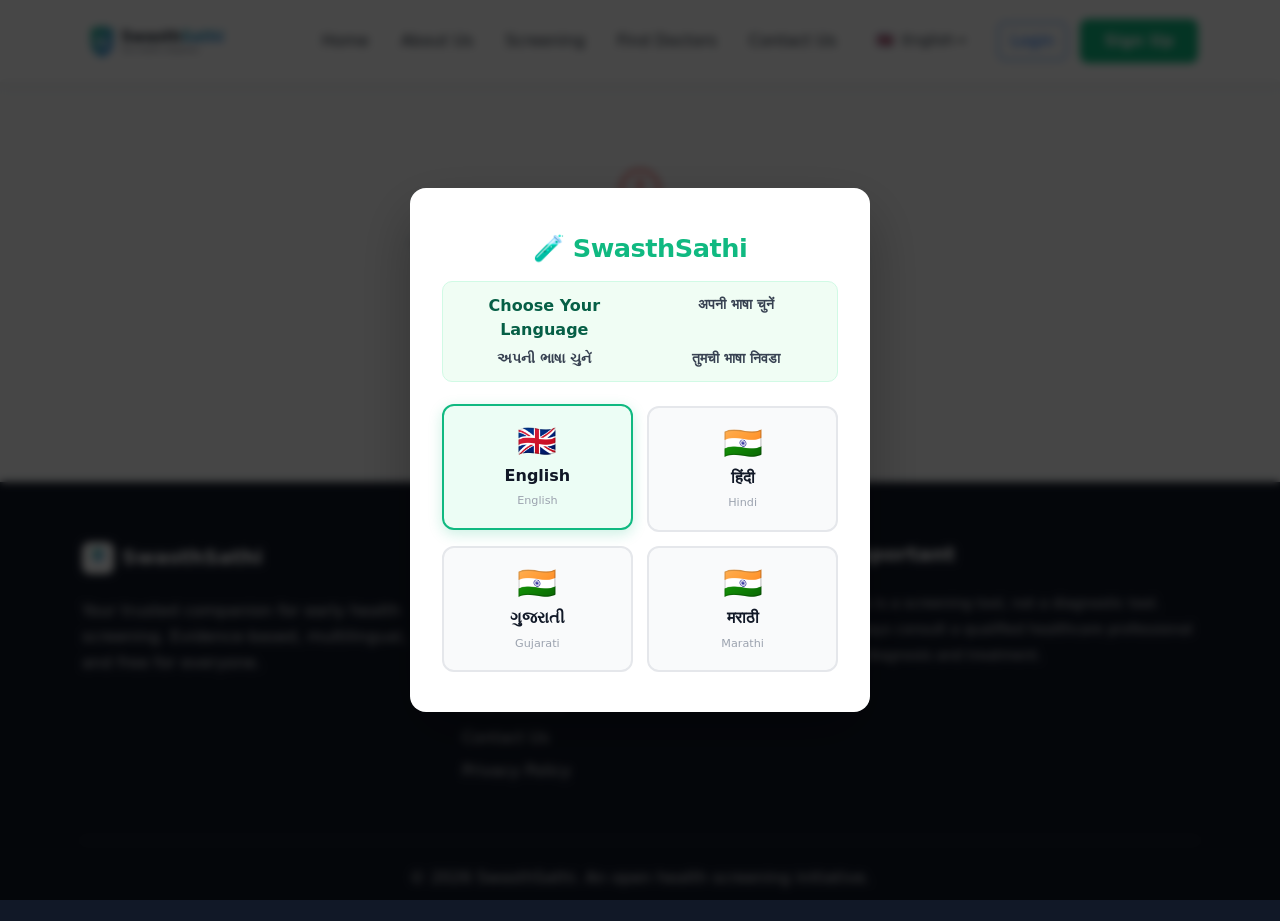
<file: share.html>
<!DOCTYPE html>
<html lang="en">
<head>
    <meta charset="UTF-8">
    <title>SwasthSathi | Shared Health Result</title>
    <meta name="robots" content="noindex, nofollow">
    <meta name="viewport" content="width=device-width, initial-scale=1.0">
    <link href="https://cdn.jsdelivr.net/npm/bootstrap@5.3.2/dist/css/bootstrap.min.css" rel="stylesheet">
    <link href="https://cdn.jsdelivr.net/npm/bootstrap-icons@1.11.3/font/bootstrap-icons.min.css" rel="stylesheet">
    <link rel="stylesheet" href="assets/styles/base.css">
    <link rel="stylesheet" href="assets/styles/language-modal.css">
    <link rel="stylesheet" href="assets/styles/result.css">
    <!-- PWA + icons -->
    <link rel="manifest" href="manifest.json">
    <meta name="theme-color" content="#10b981">
    <link rel="icon" href="assets/icons/favicon.ico" sizes="any">
    <link rel="icon" type="image/png" sizes="32x32" href="assets/icons/favicon-32.png">
    <link rel="icon" type="image/png" sizes="16x16" href="assets/icons/favicon-16.png">
    <link rel="apple-touch-icon" href="assets/icons/apple-touch-icon.png">
    <meta name="apple-mobile-web-app-capable" content="yes">
    <meta name="apple-mobile-web-app-status-bar-style" content="default">
    <meta name="apple-mobile-web-app-title" content="SwasthSathi">
    <link rel="stylesheet" href="assets/styles/pwa.css">
</head>
<body>
<div id="navbar-mount"></div>

<div class="share-container container pb-4">
    <!-- Loading state -->
    <div id="shareLoading" class="text-center py-5">
        <div class="spinner-border text-primary" role="status"></div>
        <p class="mt-3 text-muted" data-i18n="loading">Loading...</p>
    </div>

    <!-- Error state -->
    <div id="shareError" class="text-center py-5" style="display:none">
        <i class="bi bi-exclamation-circle text-danger fs-1 mb-3 d-block"></i>
        <h4 data-i18n="share_not_found">This shared result could not be found.</h4>
        <p class="text-muted" data-i18n="share_expired">The link may have expired or is invalid.</p>
        <a href="index.html" class="btn btn-primary mt-3">
            <i class="bi bi-house-fill"></i> <span data-i18n="btn_back_home">Back to Home</span>
        </a>
    </div>

    <!-- Shared result content -->
    <div id="shareContent" style="display:none">
        <div class="alert alert-info mb-4">
            <i class="bi bi-share-fill"></i>
            <strong data-i18n="share_viewing_title">Viewing a Shared Health Screening Result</strong>
            <p class="mb-0 mt-1 small" data-i18n="share_viewing_note">This is a read-only shared result. It does not contain personally identifiable information.</p>
        </div>

        <div class="card mb-4">
            <div class="card-header bg-primary text-white">
                <h5 class="mb-0">
                    <i class="bi bi-clipboard2-pulse-fill"></i>
                    <span data-i18n="result_title">Health Screening Summary</span>
                </h5>
            </div>
            <div class="card-body">
                <div class="row g-3">
                    <div class="col-md-4 text-center">
                        <div class="fs-1 fw-bold" id="shareRiskScore">—</div>
                        <div class="text-muted small" data-i18n="result_combined_risk">Combined Risk Score</div>
                        <div class="badge mt-1" id="shareRiskBadge">—</div>
                    </div>
                    <div class="col-md-4 text-center">
                        <div class="fs-3 fw-semibold" id="shareDiabetesScore">—</div>
                        <div class="text-muted small" data-i18n="result_diabetes_risk">Diabetes Risk</div>
                        <div class="badge bg-success-subtle text-success mt-1" id="shareDiabetesRisk">—</div>
                    </div>
                    <div class="col-md-4 text-center">
                        <div class="fs-3 fw-semibold" id="shareHypertensionScore">—</div>
                        <div class="text-muted small" data-i18n="result_hypertension_risk">Hypertension Risk</div>
                        <div class="badge bg-danger-subtle text-danger mt-1" id="shareHypertensionRisk">—</div>
                    </div>
                </div>
            </div>
        </div>

        <div class="card mb-4">
            <div class="card-body">
                <p class="text-muted small mb-1" data-i18n="share_screened_on">Screened on:</p>
                <p id="shareDate" class="fw-semibold mb-0">—</p>
            </div>
        </div>

        <div class="alert alert-warning">
            <i class="bi bi-exclamation-triangle-fill"></i>
            <strong data-i18n="share_disclaimer_title">Disclaimer:</strong>
            <span data-i18n="share_disclaimer_text">This is a screening tool result, not a medical diagnosis. Please consult a qualified doctor for proper evaluation.</span>
        </div>

        <div class="text-center mt-4">
            <a href="screening.html" class="btn btn-primary btn-lg">
                <i class="bi bi-clipboard2-pulse"></i> <span data-i18n="share_get_own">Get Your Own Screening</span>
            </a>
        </div>
    </div>
</div>

<div id="footer-mount"></div>

<script src="https://cdn.jsdelivr.net/npm/bootstrap@5.3.2/dist/js/bootstrap.bundle.min.js"></script>
<script src="assets/scripts/data/language-data.js"></script>
<script src="assets/scripts/shared/i18n.js"></script>
<script src="assets/scripts/shared/language-modal.js"></script>
<script src="assets/scripts/shared/supabase-client.js"></script>
<script src="assets/scripts/shared/navbar.js"></script>
<script src="assets/scripts/shared/footer.js"></script>
<script src="assets/scripts/shared/nav-auth.js"></script>
<script src="assets/scripts/modules/risk-calculator.js"></script>
<script>
document.addEventListener('DOMContentLoaded', async () => {
    const params = new URLSearchParams(location.search);
    const code = params.get('code');

    if (!code || !/^[23456789ABCDEFGHJKLMNPQRSTUVWXYZ]{8}$/.test(code)) {
        showError();
        return;
    }

    const data = await window.supabaseClient.getByShortCode(code);
    if (!data) { showError(); return; }

    const assessment = window.RiskCalculator.assessHealthRisk(data);
    if (data.computedRiskScore != null) assessment.combined.score = data.computedRiskScore;

    document.getElementById('shareRiskScore').textContent = Math.round(assessment.combined.score);
    const badge = document.getElementById('shareRiskBadge');
    badge.textContent = assessment.combined.risk || '—';
    badge.className = `badge mt-1 bg-${riskColor(assessment.combined.risk)}-subtle text-${riskColor(assessment.combined.risk)}`;
    document.getElementById('shareDiabetesScore').textContent = Math.round(assessment.diabetes?.score ?? 0);
    document.getElementById('shareDiabetesRisk').textContent = assessment.diabetes?.risk || '—';
    document.getElementById('shareHypertensionScore').textContent = Math.round(assessment.hypertension?.score ?? 0);
    document.getElementById('shareHypertensionRisk').textContent = assessment.hypertension?.risk || '—';

    if (data.timestamp) {
        document.getElementById('shareDate').textContent = new Date(data.timestamp).toLocaleDateString('en-IN', {
            day: 'numeric', month: 'long', year: 'numeric'
        });
    }

    document.getElementById('shareLoading').style.display = 'none';
    document.getElementById('shareContent').style.display = 'block';
    if (window.translator) window.translator.applyTranslations();
});

function showError() {
    document.getElementById('shareLoading').style.display = 'none';
    document.getElementById('shareError').style.display = 'block';
}

function riskColor(risk) {
    if (!risk) return 'secondary';
    const r = risk.toLowerCase();
    if (r.includes('high') || r.includes('critical')) return 'danger';
    if (r.includes('moderate') || r.includes('medium')) return 'warning';
    return 'success';
}
</script>
    <script src="assets/scripts/shared/pwa-register.js"></script>
</body>
</html>
</file>
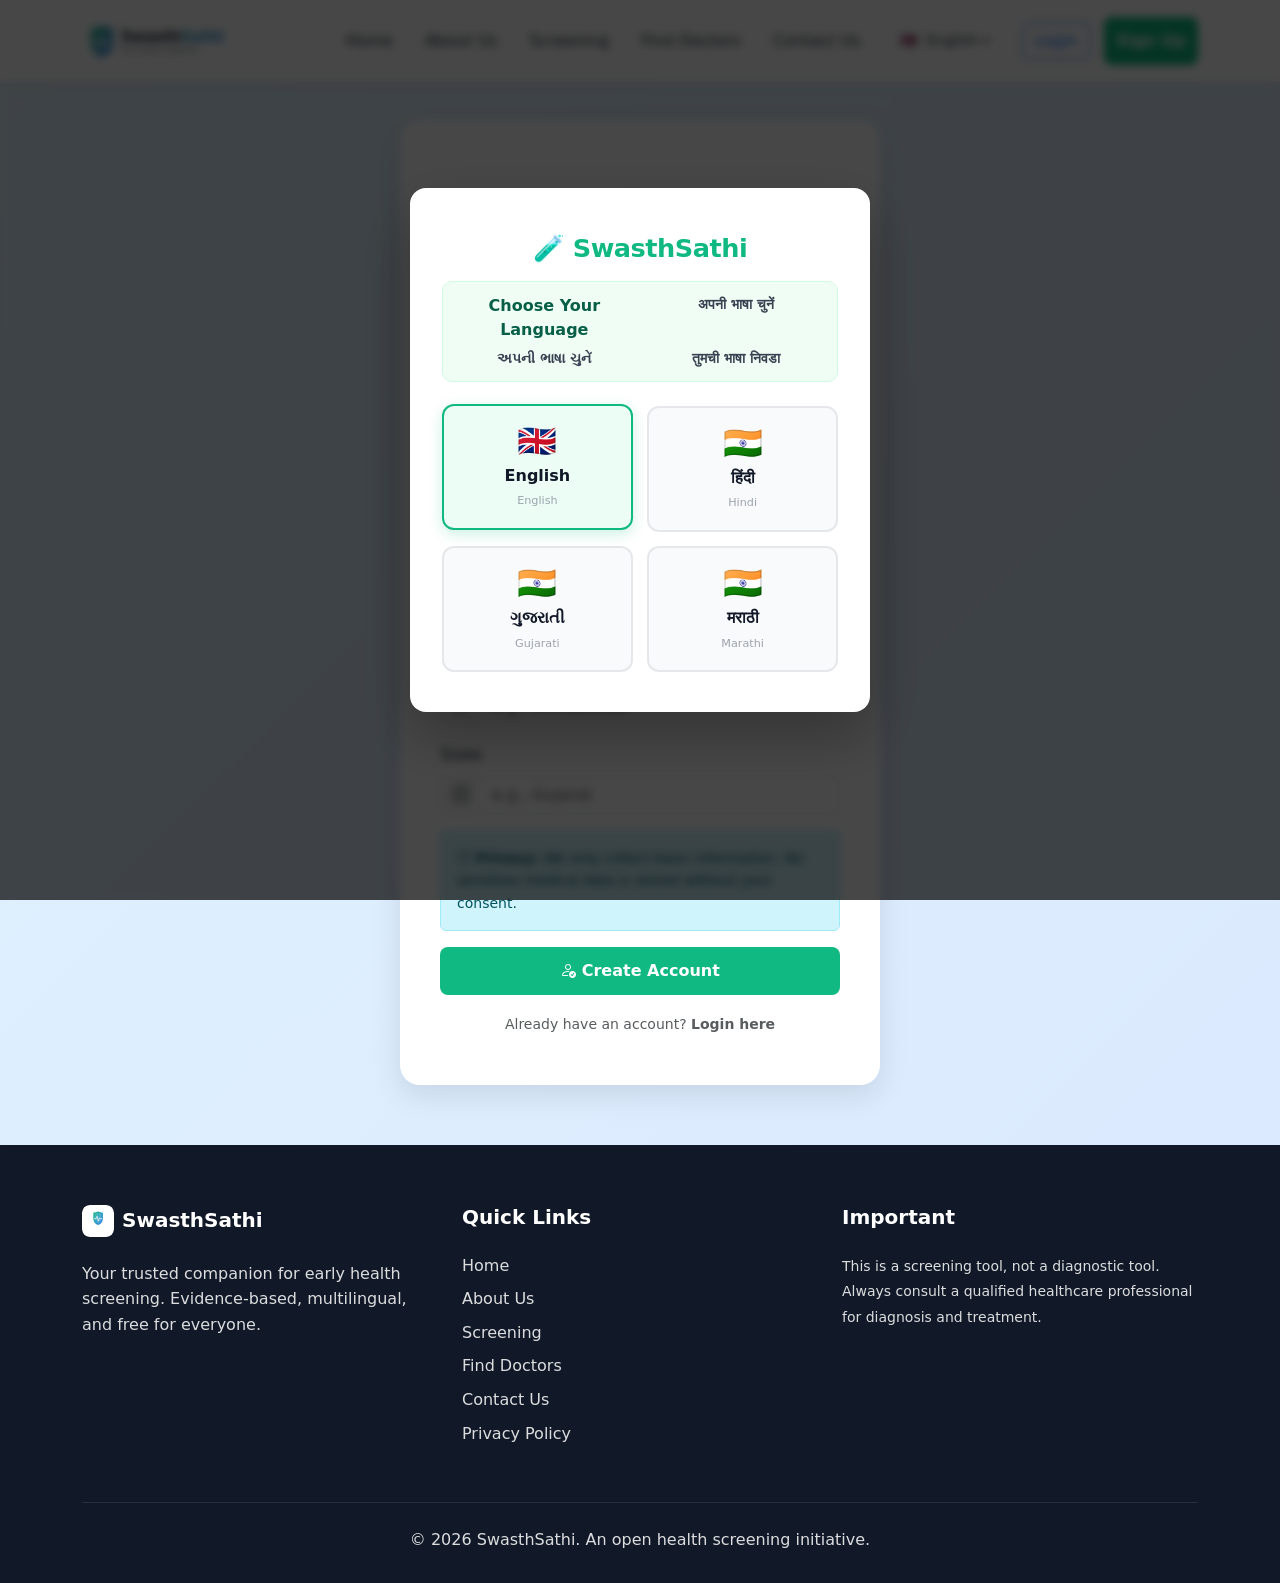
<file: signup.html>
<!DOCTYPE html>
<html lang="en">
<head>
    <meta charset="UTF-8">
    <meta name="viewport" content="width=device-width, initial-scale=1.0">
    <title>Sign Up - SwasthSathi</title>
    <meta name="robots" content="noindex, nofollow">
    
    <link href="https://cdn.jsdelivr.net/npm/bootstrap@5.3.2/dist/css/bootstrap.min.css" rel="stylesheet">
    <link rel="stylesheet" href="https://cdn.jsdelivr.net/npm/bootstrap-icons@1.11.3/font/bootstrap-icons.min.css">
    <link rel="stylesheet" href="assets/styles/base.css">
    <link rel="stylesheet" href="assets/styles/language-modal.css">
    <link rel="stylesheet" href="assets/styles/auth.css">
    <!-- PWA + icons -->
    <link rel="manifest" href="manifest.json">
    <meta name="theme-color" content="#10b981">
    <link rel="icon" href="assets/icons/favicon.ico" sizes="any">
    <link rel="icon" type="image/png" sizes="32x32" href="assets/icons/favicon-32.png">
    <link rel="icon" type="image/png" sizes="16x16" href="assets/icons/favicon-16.png">
    <link rel="apple-touch-icon" href="assets/icons/apple-touch-icon.png">
    <meta name="apple-mobile-web-app-capable" content="yes">
    <meta name="apple-mobile-web-app-status-bar-style" content="default">
    <meta name="apple-mobile-web-app-title" content="SwasthSathi">
    <link rel="stylesheet" href="assets/styles/pwa.css">
</head>
<body>

<div id="navbar-mount"></div>

<!-- Signup Form -->
<div class="auth-container">
    <div class="auth-card">
        <div class="auth-header text-center mb-4">
            <i class="bi bi-person-plus-fill auth-icon"></i>
            <h2 class="fw-bold">Create Account</h2>
            <p class="text-muted">Join SwasthSathi to track your health screenings</p>
        </div>

        <form id="signupForm">
            <!-- Full Name -->
            <div class="mb-3">
                <label for="fullName" class="form-label">Full Name *</label>
                <div class="input-group">
                    <span class="input-group-text"><i class="bi bi-person"></i></span>
                    <input type="text" class="form-control" id="fullName" required 
                           placeholder="Enter your full name">
                </div>
            </div>

            <!-- Email -->
            <div class="mb-3">
                <label for="email" class="form-label">Email Address *</label>
                <div class="input-group">
                    <span class="input-group-text"><i class="bi bi-envelope"></i></span>
                    <input type="email" class="form-control" id="email" required 
                           placeholder="your.email@example.com">
                </div>
            </div>

            <!-- Password -->
            <div class="mb-3">
                <label for="password" class="form-label">Password *</label>
                <div class="input-group">
                    <span class="input-group-text"><i class="bi bi-lock"></i></span>
                    <input type="password" class="form-control" id="password" required 
                           minlength="8" placeholder="At least 8 characters">
                    <button class="btn btn-outline-secondary" type="button" onclick="togglePassword()">
                        <i class="bi bi-eye" id="toggleIcon"></i>
                    </button>
                </div>
                <small class="text-muted">Minimum 8 characters</small>
            </div>

            <!-- City -->
            <div class="mb-3">
                <label for="city" class="form-label">City</label>
                <div class="input-group">
                    <span class="input-group-text"><i class="bi bi-geo-alt"></i></span>
                    <input type="text" class="form-control" id="city" 
                           placeholder="e.g., Ahmedabad">
                </div>
            </div>

            <!-- State -->
            <div class="mb-3">
                <label for="state" class="form-label">State</label>
                <div class="input-group">
                    <span class="input-group-text"><i class="bi bi-map"></i></span>
                    <input type="text" class="form-control" id="state" 
                           placeholder="e.g., Gujarat">
                </div>
            </div>

            <!-- Privacy Notice -->
            <div class="alert alert-info small mb-3">
                <i class="bi bi-shield-check"></i>
                <strong>Privacy:</strong> We only collect basic information. 
                No sensitive medical data is stored without your consent.
            </div>

            <!-- Submit Button -->
            <button type="submit" class="btn btn-primary-custom w-100 mb-3" id="submitBtn">
                <i class="bi bi-person-check"></i> Create Account
            </button>

            <!-- Login Link -->
            <div class="text-center">
                <small class="text-muted">
                    Already have an account? 
                    <a href="login.html" class="fw-bold">Login here</a>
                </small>
            </div>
        </form>
    </div>
</div>

<div id="footer-mount"></div>

<script src="https://cdn.jsdelivr.net/npm/bootstrap@5.3.2/dist/js/bootstrap.bundle.min.js"></script>
<script src="assets/scripts/data/language-data.js"></script>
<script src="assets/scripts/shared/i18n.js"></script>
<script src="assets/scripts/shared/language-modal.js"></script>
<script src="assets/scripts/shared/supabase-client.js"></script>
<script src="assets/scripts/shared/navbar.js"></script>
<script src="assets/scripts/shared/footer.js"></script>
<script src="assets/scripts/shared/nav-auth.js"></script>
<script src="assets/scripts/pages/signup.js"></script>
    <script src="assets/scripts/shared/pwa-register.js"></script>
</body>
</html>
</file>
<file: assets/styles/base.css>
/**
 * ============================================
 * SWASTHSATHI - UNIFIED BASE STYLES
 * Shared across ALL pages
 * ============================================
 */

/* ===== CSS VARIABLES (UNIFIED) ===== */
:root {
    /* Primary Colors */
    --primary: #10b981;
    --primary-dark: #059669;
    --primary-light: #d1fae5;
    --primary-pale: #d1fae5;
    --primary-ghost: #f0fdf4;
    
    /* Secondary Colors */
    --secondary: #3b82f6;
    
    /* Status Colors */
    --success: #10b981;
    --success-light: #d1fae5;
    --success-dark: #047857;
    
    --warning: #f59e0b;
    --warning-light: #fef3c7;
    --warning-dark: #d97706;
    
    --danger: #ef4444;
    --danger-light: #fee2e2;
    --danger-dark: #dc2626;
    
    --info: #3b82f6;
    --info-light: #dbeafe;
    --info-dark: #2563eb;
    
    /* Neutral Colors */
    --white: #ffffff;
    --black: #000000;
    --dark: #1f2937;
    --gray: #6b7280;
    --gray-light: #9ca3af;
    --gray-pale: #e5e7eb;
    --gray-bg: #f3f4f6;
    --gray-border: #d1d5db;
    --light-bg: #f9fafb;
    
    /* Aliased color names for backward compatibility */
    --color-primary: var(--primary);
    --color-primary-dark: var(--primary-dark);
    --color-primary-light: var(--primary-light);
    --color-primary-pale: var(--primary-pale);
    --color-primary-ghost: var(--primary-ghost);
    
    --color-success: var(--success);
    --color-success-light: var(--success-light);
    --color-success-dark: var(--success-dark);
    
    --color-warning: var(--warning);
    --color-warning-light: var(--warning-light);
    --color-warning-dark: var(--warning-dark);
    
    --color-danger: var(--danger);
    --color-danger-light: var(--danger-light);
    --color-danger-dark: var(--danger-dark);
    
    --color-info: var(--info);
    --color-info-light: var(--info-light);
    --color-info-dark: var(--info-dark);
    
    --color-white: var(--white);
    --color-black: var(--black);
    --color-dark: var(--dark);
    --color-gray: var(--gray);
    --color-gray-light: var(--gray-light);
    --color-gray-pale: var(--gray-pale);
    --color-gray-bg: var(--gray-bg);
    --color-gray-border: var(--gray-border);
    
    /* Typography */
    --font-primary: system-ui, -apple-system, BlinkMacSystemFont, "Segoe UI", Roboto, Oxygen, Ubuntu, Cantarell, sans-serif;
    --font-mono: 'Courier New', Courier, monospace;
    
    --text-xs: 0.75rem;
    --text-sm: 0.875rem;
    --text-base: 1rem;
    --text-lg: 1.125rem;
    --text-xl: 1.25rem;
    --text-2xl: 1.5rem;
    --text-3xl: 1.875rem;
    
    --font-normal: 400;
    --font-medium: 500;
    --font-semibold: 600;
    --font-bold: 700;
    
    --leading-normal: 1.5;
    --leading-relaxed: 1.75;
    
    /* Spacing */
    --space-1: 0.25rem;
    --space-2: 0.5rem;
    --space-3: 0.75rem;
    --space-4: 1rem;
    --space-5: 1.25rem;
    --space-6: 1.5rem;
    --space-8: 2rem;
    --space-10: 2.5rem;
    
    /* Border Radius */
    --radius-base: 0.25rem;
    --radius-md: 0.375rem;
    --radius-lg: 0.5rem;
    --radius-xl: 0.75rem;
    --radius-full: 9999px;
    
    /* Shadows */
    --shadow-sm: 0 1px 2px 0 rgba(0, 0, 0, 0.05);
    --shadow-base: 0 1px 3px 0 rgba(0, 0, 0, 0.1);
    --shadow-md: 0 4px 6px -1px rgba(0, 0, 0, 0.1);
    --shadow-lg: 0 10px 15px -3px rgba(0, 0, 0, 0.1);
    
    /* Transitions */
    --transition-fast: 150ms ease-in-out;
    --transition-base: 200ms ease-in-out;
}

/* ===== GLOBAL RESETS ===== */
* {
    margin: 0;
    padding: 0;
    box-sizing: border-box;
}

body {
    font-family: var(--font-primary);
    color: var(--dark);
    line-height: 1.6;
    overflow-x: hidden;
    background: var(--light-bg);
}

html {
    scroll-behavior: smooth;
}

a {
    text-decoration: none;
    color: inherit;
}

/* ===== UNIFIED NAVBAR STYLES ===== */
.navbar {
    background: white !important;
    box-shadow: 0 2px 10px rgba(0,0,0,0.08);
    transition: all 0.3s ease;
    padding: 1rem 0;
}

.navbar.scrolled {
    box-shadow: 0 4px 12px rgba(0,0,0,0.1);
}

.navbar-brand {
    font-size: 1.5rem;
    font-weight: 700;
    color: var(--primary) !important;
    display: flex;
    align-items: center;
    gap: 0.5rem;
}

.nav-link {
    color: var(--dark) !important;
    font-weight: 500;
    padding: 0.5rem 1rem !important;
    transition: color 0.3s ease;
}

.nav-link:hover,
.nav-link.active {
    color: var(--primary) !important;
}

/* ===== UNIFIED BUTTON STYLES ===== */
.btn-primary-custom {
    background: var(--primary) !important;
    border-color: var(--primary) !important;
    color: white !important;
    padding: 0.625rem 1.5rem;
    border-radius: 8px;
    font-weight: 600;
    transition: all 0.3s ease;
    border: none;
}

.btn-primary-custom:hover {
    background: var(--primary-dark) !important;
    border-color: var(--primary-dark) !important;
    transform: translateY(-2px);
    box-shadow: 0 4px 12px rgba(16, 185, 129, 0.3);
}

.btn-primary-custom a {
    color: white !important;
    text-decoration: none;
}

/* Bootstrap Form Controls */
.form-control:focus,
.form-select:focus {
    border-color: var(--primary);
    box-shadow: 0 0 0 0.25rem rgba(16, 185, 129, 0.25);
}

.form-check-input:checked {
    background-color: var(--primary);
    border-color: var(--primary);
}

/* ===== UNIFIED FOOTER STYLES ===== */
.footer {
    background: #111827;
    color: #ffffff;
    padding: 60px 0 30px;
}

.footer h5 {
    font-weight: 700;
    margin-bottom: 1.5rem;
    color: #ffffff;
}

.footer p,
.footer .text-muted,
.footer small {
    color: rgba(255, 255, 255, 0.85) !important;
}

.footer a {
    color: rgba(255, 255, 255, 0.85);
    text-decoration: none;
    transition: color 0.3s ease;
    display: block;
    margin-bottom: 0.5rem;
}

.footer a:hover {
    color: #ffffff;
}

.footer hr {
    border-color: rgba(255, 255, 255, 0.2);
}

/* ===== UTILITY CLASSES ===== */
.bg-success-subtle { background: var(--success-light) !important; color: var(--success); }
.bg-primary-subtle { background: #dbeafe !important; color: #2563eb; }
.bg-warning-subtle { background: var(--warning-light) !important; color: var(--warning-dark); }
.bg-info-subtle { background: var(--info-light) !important; color: var(--info-dark); }
.bg-danger-subtle { background: var(--danger-light) !important; color: var(--danger-dark); }

.border-success { border-color: var(--success) !important; }
.border-warning { border-color: var(--warning) !important; }
.border-danger { border-color: var(--danger) !important; }
.border-info { border-color: var(--info) !important; }

.text-success { color: var(--success) !important; }
.text-warning { color: var(--warning) !important; }
.text-danger { color: var(--danger) !important; }
.text-info { color: var(--info) !important; }
.text-primary { color: var(--primary) !important; }

/* ===== RESPONSIVE ===== */
@media (max-width: 768px) {
    .navbar {
        padding: 0.75rem 0;
    }
    
    .navbar-brand {
        font-size: 1.25rem;
    }
}

/* ===== ANIMATIONS ===== */
@keyframes fadeIn {
    from {
        opacity: 0;
        transform: translateY(20px);
    }
    to {
        opacity: 1;
        transform: translateY(0);
    }
}

.fade-in {
    animation: fadeIn 0.6s ease-in;
}

/* Language Dropdown Styles */
.language-option {
    padding: 0.5rem 1rem;
    cursor: pointer;
    transition: background 0.2s ease;
}

.language-option:hover {
    background: #f3f4f6;
}

.language-option.active {
    background: #10b981;
    color: white;
}

.language-option.active:hover {
    background: #059669;
}

#languageDropdownBtn {
    font-size: 0.9rem;
    padding: 0.5rem 1rem;
    border-radius: 8px;
    transition: background 0.2s ease;
}

#languageDropdownBtn:hover {
    background: rgba(16, 185, 129, 0.1);
}
</file>
<file: assets/styles/language-modal.css>
/* ============================================
   FIRST-VISIT LANGUAGE SELECTION MODAL
   Gated by localStorage.selectedLanguage
   ============================================ */

#langSelectModal {
    position: fixed;
    inset: 0;
    z-index: 9999;
    background: rgba(0, 0, 0, 0.72);
    backdrop-filter: blur(4px);
    display: flex;
    align-items: center;
    justify-content: center;
    animation: langModalFadeIn 0.25s ease-out;
}

#langSelectModal.hidden {
    display: none;
}

@keyframes langModalFadeIn {
    from { opacity: 0; }
    to   { opacity: 1; }
}

.lang-modal-card {
    background: #ffffff;
    border-radius: 16px;
    padding: 2.5rem 2rem;
    max-width: 460px;
    width: 92%;
    box-shadow: 0 24px 60px rgba(0, 0, 0, 0.28);
    animation: langModalSlideUp 0.3s ease-out;
    text-align: center;
}

@keyframes langModalSlideUp {
    from { opacity: 0; transform: translateY(28px); }
    to   { opacity: 1; transform: translateY(0); }
}

.lang-modal-logo {
    font-size: 1.6rem;
    font-weight: 800;
    color: #10b981;
    margin-bottom: 0.75rem;
    letter-spacing: -0.5px;
}

.lang-modal-multilang {
    display: grid;
    grid-template-columns: 1fr 1fr;
    gap: 0.45rem 1.1rem;
    margin-bottom: 1.5rem;
    padding: 0.8rem 0.9rem;
    background: #f0fdf4;
    border: 1px solid #d1fae5;
    border-radius: 10px;
}

.lm-col {
    font-size: 0.875rem;
    font-weight: 600;
    color: #374151;
    text-align: center;
    line-height: 1.45;
}

.lm-col[lang="en"] {
    font-size: 1rem;
    font-weight: 700;
    color: #065f46;
}

.lang-btn-grid {
    display: grid;
    grid-template-columns: 1fr 1fr;
    gap: 0.9rem;
}

.lang-btn {
    display: flex;
    flex-direction: column;
    align-items: center;
    justify-content: center;
    padding: 1.1rem 0.75rem;
    border: 2px solid #e5e7eb;
    border-radius: 12px;
    background: #f9fafb;
    cursor: pointer;
    transition: border-color 0.18s, background 0.18s, box-shadow 0.18s, transform 0.18s;
    font-family: inherit;
    gap: 0.25rem;
}

.lang-btn:hover,
.lang-btn:focus {
    border-color: #10b981;
    background: #ecfdf5;
    box-shadow: 0 4px 14px rgba(16, 185, 129, 0.22);
    transform: translateY(-2px);
    outline: none;
}

.lang-btn:active {
    transform: translateY(0);
}

.lang-btn-flag {
    font-size: 2rem;
    line-height: 1.1;
}

.lang-btn-native {
    font-size: 1rem;
    font-weight: 700;
    color: #111827;
}

.lang-btn-english {
    font-size: 0.7rem;
    color: #9ca3af;
    font-weight: 400;
}
</file>
<file: assets/styles/style.css>
/**
 * ============================================
 * SWASTHSATHI - HOMEPAGE & ABOUT PAGE STYLES
 * ============================================
 * NOTE: This file uses CSS variables from base.css
 * Ensure base.css is loaded BEFORE this file
 */

/* ===== GLOBAL RESETS ===== */
* {
    margin: 0;
    padding: 0;
    box-sizing: border-box;
}

body {
    font-family: -apple-system, BlinkMacSystemFont, 'Segoe UI', Roboto, Oxygen, Ubuntu, Cantarell, sans-serif;
    color: #1f2937;
    line-height: 1.6;
    overflow-x: hidden;
}

/* Smooth Scrolling */
html {
    scroll-behavior: smooth;
}

/* ===== HERO SECTION ===== */
.hero-section {
    background: linear-gradient(135deg, #e0f2fe 0%, #dbeafe 100%);
    padding: 140px 0 80px;
    position: relative;
    overflow: hidden;
}

.hero-section::before {
    content: '';
    position: absolute;
    top: 0;
    right: -10%;
    width: 50%;
    height: 100%;
    background: linear-gradient(135deg, rgba(16, 185, 129, 0.1), rgba(59, 130, 246, 0.1));
    border-radius: 50%;
    filter: blur(60px);
}

.hero-content {
    position: relative;
    z-index: 1;
}

.hero-section h1 {
    font-size: 3.5rem;
    font-weight: 800;
    line-height: 1.2;
    margin-bottom: 1.5rem;
    color: #1f2937;
}

.hero-section .lead {
    font-size: 1.25rem;
    color: #6b7280;
    margin-bottom: 2rem;
}

.feature-badge {
    display: inline-flex;
    align-items: center;
    gap: 0.5rem;
    background: white;
    padding: 0.75rem 1.25rem;
    border-radius: 50px;
    font-size: 0.9rem;
    font-weight: 600;
    color: #10b981;
    box-shadow: 0 2px 8px rgba(0,0,0,0.1);
}

.hero-illustration {
    width: 100%;
    max-width: 500px;
    height: 400px;
    background: white;
    border-radius: 20px;
    display: flex;
    align-items: center;
    justify-content: center;
    box-shadow: 0 20px 40px rgba(0,0,0,0.1);
    position: relative;
    animation: float 3s ease-in-out infinite;
}

@keyframes float {
    0%, 100% { transform: translateY(0); }
    50% { transform: translateY(-20px); }
}

/* ===== STATS SECTION ===== */
.stats-section {
    background: white;
    padding: 60px 0;
}

.stat-card {
    text-align: center;
    padding: 2rem 1rem;
}

.stat-card h2 {
    font-size: 2.5rem;
    font-weight: 800;
    color: #10b981;
    margin-bottom: 0.5rem;
}

.stat-card p {
    color: #6b7280;
    font-size: 1rem;
}

/* ===== FEATURES SECTION ===== */
.features-section {
    padding: 80px 0;
    background: #f9fafb;
}

.section-title {
    font-size: 2.5rem;
    font-weight: 700;
    text-align: center;
    margin-bottom: 1rem;
}

.section-subtitle {
    text-align: center;
    color: #6b7280;
    font-size: 1.1rem;
    margin-bottom: 3rem;
}

.feature-card {
    background: white;
    padding: 2rem;
    border-radius: 16px;
    height: 100%;
    transition: all 0.3s ease;
    border: 2px solid transparent;
}

.feature-card:hover {
    transform: translateY(-8px);
    border-color: #10b981;
    box-shadow: 0 12px 24px rgba(0,0,0,0.1);
}

.feature-icon {
    width: 64px;
    height: 64px;
    border-radius: 12px;
    display: flex;
    align-items: center;
    justify-content: center;
    font-size: 2rem;
    margin-bottom: 1.5rem;
}

/* Feature icon backgrounds */
.bg-success-subtle { 
    background: #d1fae5; 
    color: #10b981; 
}

.bg-primary-subtle { 
    background: #dbeafe; 
    color: #2563eb; 
}

.bg-warning-subtle { 
    background: #fef3c7; 
    color: #f59e0b; 
}

.bg-info-subtle { 
    background: #e0e7ff; 
    color: #6366f1; 
}

.bg-danger-subtle { 
    background: #fee2e2; 
    color: #ef4444; 
}

.feature-card h3 {
    font-size: 1.25rem;
    font-weight: 700;
    margin-bottom: 1rem;
}

/* ===== HOW IT WORKS SECTION ===== */
.how-it-works-section {
    padding: 80px 0;
    background: white;
}

.step-card {
    text-align: center;
    padding: 2rem 1rem;
    border-radius: 16px;
    background: #f9fafb;
    transition: all 0.3s ease;
    height: 100%;
    position: relative;
}

.step-card:hover {
    background: white;
    box-shadow: 0 8px 20px rgba(0,0,0,0.08);
}

.step-number {
    width: 48px;
    height: 48px;
    border-radius: 50%;
    background: #10b981;
    color: white;
    display: flex;
    align-items: center;
    justify-content: center;
    font-size: 1.5rem;
    font-weight: 700;
    margin: 0 auto 1rem;
}

.step-icon {
    font-size: 3rem;
    color: #10b981;
    margin-bottom: 1rem;
}

.step-card h3 {
    font-weight: 700;
    margin-bottom: 1rem;
}

/* ===== CTA SECTION ===== */
.cta-section {
    padding: 80px 0;
    background: white;
}

.cta-card {
    background: linear-gradient(135deg, #10b981 0%, #3b82f6 100%);
    padding: 4rem 2rem;
    border-radius: 24px;
    position: relative;
    overflow: hidden;
}

.cta-card::before {
    content: '';
    position: absolute;
    top: -50%;
    right: -20%;
    width: 400px;
    height: 400px;
    background: rgba(255,255,255,0.1);
    border-radius: 50%;
}

.cta-card h2 {
    font-size: 2.5rem;
    font-weight: 700;
}

.btn-light-custom {
    background: white;
    color: #10b981;
    border: none;
    padding: 1rem 2.5rem;
    border-radius: 12px;
    font-weight: 700;
    transition: all 0.3s ease;
}

.btn-light-custom:hover {
    transform: translateY(-3px);
    box-shadow: 0 8px 20px rgba(0,0,0,0.2);
}

/* ===== RESPONSIVE DESIGN ===== */
@media (max-width: 768px) {
    .hero-section {
        padding: 120px 0 60px;
    }
    
    .hero-section h1 {
        font-size: 2.5rem;
    }
    
    .section-title {
        font-size: 2rem;
    }

    .hero-illustration {
        margin-top: 2rem;
        height: 300px;
    }
}

/* ===== ANIMATIONS ===== */
.fade-in {
    animation: fadeIn 0.6s ease-in;
}

@keyframes fadeIn {
    from {
        opacity: 0;
        transform: translateY(20px);
    }
    to {
        opacity: 1;
        transform: translateY(0);
    }
}

/* ===== LINKS ===== */
a {
    text-decoration: none;
    color: inherit;
}
</file>
<file: assets/styles/enhance.css>
/**
 * ============================================
 * SWASTHSATHI - ADDITIVE ENHANCEMENT LAYER
 * ============================================
 * Load order: base.css -> style.css/about.css/doctors.css -> enhance.css
 *
 * RULES OBSERVED:
 *  - base.css is FROZEN. Nothing here redefines a base.css token.
 *  - Every value below is derived from an existing custom property.
 *  - All new classes are namespaced `ss-` to guarantee no collision
 *    with Bootstrap or with existing page stylesheets.
 */

/* ===== EYEBROW LABEL =====
   Small uppercase kicker above section titles. Encodes section
   category, not decoration. */
.ss-eyebrow {
    display: inline-block;
    font-family: var(--font-mono);
    font-size: var(--text-xs);
    font-weight: var(--font-semibold);
    letter-spacing: 0.14em;
    text-transform: uppercase;
    color: var(--primary-dark);
    background: var(--primary-ghost);
    border: 1px solid var(--primary-light);
    padding: var(--space-1) var(--space-3);
    border-radius: var(--radius-full);
    margin-bottom: var(--space-4);
}

.ss-eyebrow--muted {
    color: var(--gray);
    background: var(--gray-bg);
    border-color: var(--gray-pale);
}

/* ===== SOURCE CITATION LINE ===== */
.ss-source {
    font-size: var(--text-xs);
    color: var(--gray);
    line-height: var(--leading-normal);
}

.ss-source a {
    color: var(--primary-dark);
    text-decoration: underline;
    text-underline-offset: 2px;
}

.ss-stat-note {
    display: block;
    font-size: var(--text-xs);
    color: var(--gray);
    font-family: var(--font-mono);
    margin-top: var(--space-1);
}

/* ===== PIPELINE BAND (signature element) =====
   A real sequence, so the numbering carries information. */
.ss-pipeline-section {
    padding: 80px 0;
    background: var(--dark);
    color: var(--white);
}

.ss-pipeline-section .section-title,
.ss-pipeline-section h2 {
    color: var(--white);
}

.ss-pipeline-section .section-subtitle {
    color: rgba(255, 255, 255, 0.7);
}

.ss-pipeline {
    display: grid;
    grid-template-columns: repeat(auto-fit, minmax(200px, 1fr));
    gap: var(--space-4);
    counter-reset: ss-stage;
}

.ss-stage {
    position: relative;
    background: rgba(255, 255, 255, 0.04);
    border: 1px solid rgba(255, 255, 255, 0.12);
    border-radius: var(--radius-xl);
    padding: var(--space-6) var(--space-5);
}

.ss-stage::before {
    counter-increment: ss-stage;
    content: counter(ss-stage, decimal-leading-zero);
    display: block;
    font-family: var(--font-mono);
    font-size: var(--text-sm);
    font-weight: var(--font-bold);
    color: var(--primary);
    margin-bottom: var(--space-3);
    letter-spacing: 0.08em;
}

.ss-stage h3 {
    font-size: var(--text-base);
    font-weight: var(--font-bold);
    color: var(--white);
    margin-bottom: var(--space-2);
}

.ss-stage p {
    font-size: var(--text-sm);
    color: rgba(255, 255, 255, 0.72);
    line-height: var(--leading-normal);
    margin: 0;
}

/* Tag showing whether a stage is deterministic or model-driven.
   This is the honest distinction the product is built on. */
.ss-tag {
    display: inline-block;
    font-family: var(--font-mono);
    font-size: 0.68rem;
    font-weight: var(--font-semibold);
    letter-spacing: 0.06em;
    text-transform: uppercase;
    padding: 2px var(--space-2);
    border-radius: var(--radius-base);
    margin-top: var(--space-3);
}

.ss-tag--rule {
    background: rgba(16, 185, 129, 0.16);
    color: var(--primary);
    border: 1px solid rgba(16, 185, 129, 0.35);
}

.ss-tag--model {
    background: rgba(59, 130, 246, 0.16);
    color: #93c5fd;
    border: 1px solid rgba(59, 130, 246, 0.35);
}

.ss-tag--guard {
    background: rgba(245, 158, 11, 0.16);
    color: #fcd34d;
    border: 1px solid rgba(245, 158, 11, 0.35);
}

/* ===== SPEC LIST (technical facts, mono) ===== */
.ss-specs {
    list-style: none;
    padding: 0;
    margin: 0;
    display: grid;
    gap: var(--space-3);
}

.ss-specs li {
    display: flex;
    justify-content: space-between;
    align-items: baseline;
    gap: var(--space-4);
    padding-bottom: var(--space-3);
    border-bottom: 1px solid var(--gray-pale);
    font-size: var(--text-sm);
}

.ss-specs li:last-child {
    border-bottom: none;
    padding-bottom: 0;
}

.ss-specs dt,
.ss-spec-key {
    color: var(--gray);
    font-weight: var(--font-medium);
}

.ss-spec-val {
    font-family: var(--font-mono);
    font-size: var(--text-xs);
    color: var(--dark);
    font-weight: var(--font-semibold);
    text-align: right;
}

/* ===== LIMITATIONS PANEL ===== */
.ss-limits-section {
    padding: 80px 0;
    background: var(--white);
}

.ss-limits-card {
    border: 2px solid var(--warning);
    background: var(--warning-light);
    border-radius: var(--radius-xl);
    padding: var(--space-8);
}

.ss-limits-card h3 {
    color: var(--warning-dark);
    font-weight: var(--font-bold);
    font-size: var(--text-2xl);
    margin-bottom: var(--space-5);
}

.ss-limits-list {
    list-style: none;
    padding: 0;
    margin: 0;
}

.ss-limits-list li {
    position: relative;
    padding-left: var(--space-8);
    padding-bottom: var(--space-4);
    color: var(--dark);
    line-height: var(--leading-relaxed);
}

.ss-limits-list li::before {
    content: "\2715";
    position: absolute;
    left: 0;
    top: 0;
    width: 22px;
    height: 22px;
    display: flex;
    align-items: center;
    justify-content: center;
    border-radius: var(--radius-full);
    background: var(--warning-dark);
    color: var(--white);
    font-size: 0.7rem;
    font-weight: var(--font-bold);
}

/* ===== TRUST STRIP ===== */
.ss-trust {
    display: flex;
    flex-wrap: wrap;
    gap: var(--space-2);
    align-items: center;
}

.ss-chip {
    display: inline-flex;
    align-items: center;
    gap: var(--space-2);
    background: var(--white);
    border: 1px solid var(--gray-pale);
    color: var(--dark);
    padding: var(--space-2) var(--space-4);
    border-radius: var(--radius-full);
    font-size: var(--text-sm);
    font-weight: var(--font-medium);
    box-shadow: var(--shadow-sm);
}

.ss-chip i {
    color: var(--primary-dark);
}

/* ===== ROLE BADGE (team cards) ===== */
.ss-role-badge {
    display: inline-block;
    font-family: var(--font-mono);
    font-size: var(--text-xs);
    font-weight: var(--font-semibold);
    letter-spacing: 0.06em;
    text-transform: uppercase;
    padding: var(--space-1) var(--space-3);
    border-radius: var(--radius-base);
    margin-bottom: var(--space-2);
    background: var(--primary-light);
    color: var(--success-dark);
}

.ss-role-badge--lead {
    background: var(--dark);
    color: var(--white);
}

/* Lead card gets visual weight without new colours. */
.team-card.ss-card-lead {
    border-color: var(--primary);
    box-shadow: var(--shadow-lg);
}

.ss-contrib-scope {
    font-size: var(--text-xs);
    color: var(--gray);
    font-style: italic;
    margin-top: var(--space-4);
    padding-top: var(--space-3);
    border-top: 1px dashed var(--gray-pale);
}

/* ===== STACK PILLS ===== */
.ss-stack {
    display: flex;
    flex-wrap: wrap;
    gap: var(--space-2);
    margin-top: var(--space-4);
}

.ss-pill {
    font-family: var(--font-mono);
    font-size: var(--text-xs);
    background: var(--gray-bg);
    color: var(--dark);
    border: 1px solid var(--gray-pale);
    padding: var(--space-1) var(--space-3);
    border-radius: var(--radius-base);
}

/* ===== DOCTORS: EMPTY / RESULT STATES ===== */
.ss-empty {
    text-align: center;
    padding: var(--space-10) var(--space-5);
    border: 2px dashed var(--gray-border);
    border-radius: var(--radius-xl);
    background: var(--light-bg);
}

.ss-empty i {
    font-size: 2.5rem;
    color: var(--gray-light);
    display: block;
    margin-bottom: var(--space-4);
}

.ss-empty h5 {
    font-weight: var(--font-bold);
    color: var(--dark);
    margin-bottom: var(--space-2);
}

.ss-empty p {
    color: var(--gray);
    font-size: var(--text-sm);
    max-width: 44ch;
    margin: 0 auto;
}

.ss-emergency-card {
    border: 2px solid var(--danger);
    background: var(--danger-light);
    border-radius: var(--radius-xl);
    padding: var(--space-6);
    display: flex;
    gap: var(--space-5);
    align-items: flex-start;
}

.ss-emergency-card i {
    font-size: 2rem;
    color: var(--danger-dark);
    flex-shrink: 0;
}

.ss-emergency-card h2 {
    color: var(--danger-dark);
    font-weight: var(--font-bold);
    margin-bottom: var(--space-2);
}

.ss-emergency-card p {
    margin: 0;
    color: var(--dark);
    font-size: var(--text-sm);
}

.ss-provenance {
    display: inline-flex;
    align-items: center;
    gap: var(--space-2);
    font-family: var(--font-mono);
    font-size: var(--text-xs);
    color: var(--gray);
    background: var(--gray-bg);
    border: 1px solid var(--gray-pale);
    padding: var(--space-1) var(--space-3);
    border-radius: var(--radius-base);
}

/* ===== ACCESSIBILITY FLOOR ===== */
.ss-stage:focus-visible,
.ss-chip:focus-visible,
a:focus-visible,
button:focus-visible {
    outline: 3px solid var(--primary-dark);
    outline-offset: 2px;
}

@media (prefers-reduced-motion: reduce) {
    *,
    *::before,
    *::after {
        animation-duration: 0.001ms !important;
        animation-iteration-count: 1 !important;
        transition-duration: 0.001ms !important;
        scroll-behavior: auto !important;
    }
}

/* ===== RESPONSIVE ===== */
@media (max-width: 768px) {
    .ss-pipeline-section,
    .ss-limits-section {
        padding: 56px 0;
    }

    .ss-limits-card {
        padding: var(--space-5);
    }

    .ss-emergency-card {
        flex-direction: column;
        gap: var(--space-3);
    }

    .ss-specs li {
        flex-direction: column;
        gap: var(--space-1);
    }

    .ss-spec-val {
        text-align: left;
    }
}
</file>
<file: assets/styles/pwa.css>
/* ============================================
   PWA STATES (Phase 4)
   Offline fallback screen + service-worker update toast.
   Uses base.css design tokens — never modifies them.
   ============================================ */

/* ---------- Offline fallback (offline.html) ---------- */

.offline-screen {
    min-height: 100vh;
    display: flex;
    flex-direction: column;
    align-items: center;
    justify-content: center;
    text-align: center;
    padding: 2rem 1.5rem;
    background: linear-gradient(135deg, #f0fdf4 0%, #dbeafe 100%);
}

.offline-logo {
    width: 96px;
    height: 96px;
    margin-bottom: 1.5rem;
}

.offline-title {
    font-size: 1.75rem;
    font-weight: 700;
    color: var(--dark);
    margin-bottom: 0.75rem;
}

.offline-text {
    color: var(--gray);
    max-width: 30rem;
    margin-bottom: 0.5rem;
}

.offline-subtext {
    color: var(--gray);
    font-size: 0.9rem;
    max-width: 30rem;
    margin-bottom: 1.75rem;
}

.offline-actions {
    display: flex;
    gap: 0.75rem;
    flex-wrap: wrap;
    justify-content: center;
}

.offline-btn {
    display: inline-block;
    padding: 0.7rem 1.5rem;
    border-radius: var(--radius-lg);
    font-weight: 600;
    text-decoration: none;
    cursor: pointer;
    border: 2px solid var(--primary);
    min-height: 46px;
}

.offline-btn-primary {
    background: var(--primary);
    color: var(--white);
}

.offline-btn-outline {
    background: transparent;
    color: var(--primary-dark);
}

/* ---------- Service-worker update toast ---------- */

.pwa-update-toast {
    position: fixed;
    left: 50%;
    bottom: 1.25rem;
    transform: translateX(-50%) translateY(150%);
    z-index: 2000;
    display: flex;
    align-items: center;
    gap: 0.9rem;
    max-width: 92vw;
    background: var(--dark);
    color: var(--white);
    padding: 0.85rem 1.1rem;
    border-radius: var(--radius-lg);
    box-shadow: 0 8px 24px rgba(0, 0, 0, 0.25);
    transition: transform 0.3s ease;
    font-size: 0.92rem;
}

.pwa-update-toast.pwa-update-show {
    transform: translateX(-50%) translateY(0);
}

.pwa-update-toast button {
    border: none;
    border-radius: var(--radius-base);
    padding: 0.45rem 0.9rem;
    font-weight: 600;
    cursor: pointer;
    white-space: nowrap;
}

.pwa-update-refresh {
    background: var(--primary);
    color: var(--white);
}

.pwa-update-dismiss {
    background: transparent;
    color: var(--gray-light);
    padding: 0.45rem 0.5rem;
}

@media (prefers-reduced-motion: reduce) {
    .pwa-update-toast { transition: none; }
}

/* ---------- Brand logo (navbar + footer) ----------
   Loaded on every page (this stylesheet ships site-wide for the update toast),
   so brand-mark sizing lives here rather than in a frozen CSS file. */

.navbar-brand .brand-logo-full {
    height: 40px;
    width: auto;
    display: block;
}

.navbar-brand .brand-logo-icon {
    height: 40px;
    width: 40px;
    display: none;
}

/* Very small screens: switch the horizontal lockup for the icon-only mark
   so the wordmark never crowds the hamburger toggle. */
@media (max-width: 400px) {
    .navbar-brand .brand-logo-full { display: none; }
    .navbar-brand .brand-logo-icon { display: block; }
}

/* Footer uses the white-tile icon mark; the "SwasthSathi" text stays in the
   footer's existing white styling (the horizontal logo's dark wordmark would
   be unreadable on the dark footer). */
.footer .footer-brand-icon {
    width: 32px;
    height: 32px;
    border-radius: 8px;
    vertical-align: middle;
}
</file>
<file: assets/styles/about.css>
/**
 * ============================================
 * ABOUT US PAGE STYLES
 * ============================================
 */

/* About Hero Section */
.about-hero {
    padding: 140px 0 80px;
    background: linear-gradient(135deg, #f0fdf4 0%, #dbeafe 100%);
}

.breadcrumb {
    background: transparent;
    padding: 0;
    margin-bottom: 1.5rem;
}

.breadcrumb-item + .breadcrumb-item::before {
    content: "›";
    color: var(--gray);
}

.breadcrumb-item a {
    color: var(--primary);
    text-decoration: none;
}

.breadcrumb-item.active {
    color: var(--gray);
}

/* Mission Section */
.mission-section {
    padding: 80px 0;
    background: white;
}

.mission-icon-wrapper {
    width: 100%;
    max-width: 400px;
    height: 400px;
    background: linear-gradient(135deg, var(--primary-light) 0%, #dbeafe 100%);
    border-radius: 20px;
    display: flex;
    align-items: center;
    justify-content: center;
    margin: 0 auto;
}

.mission-icon-wrapper i {
    font-size: 120px;
    color: var(--primary);
    opacity: 0.8;
}

.mission-text {
    font-size: 1.1rem;
    line-height: 1.8;
    color: var(--dark);
    margin-bottom: 1.5rem;
}

.mission-highlight {
    display: flex;
    align-items: center;
    gap: 1rem;
    padding: 1.5rem;
    background: var(--primary-light);
    border-left: 4px solid var(--primary);
    border-radius: 8px;
    margin-top: 2rem;
}

.mission-highlight i {
    font-size: 2rem;
    color: var(--primary);
}

.mission-highlight span {
    font-size: 1.1rem;
    font-weight: 600;
    color: var(--dark);
}

/* Problem Section */
.problem-section {
    padding: 80px 0;
    background: var(--light-bg);
}

.problem-card {
    background: white;
    padding: 2rem;
    border-radius: 12px;
    height: 100%;
    transition: all 0.3s ease;
    border: 2px solid transparent;
}

.problem-card:hover {
    transform: translateY(-5px);
    border-color: var(--primary);
    box-shadow: 0 8px 20px rgba(0,0,0,0.1);
}

.problem-icon {
    font-size: 3rem;
    margin-bottom: 1rem;
}

.problem-card h5 {
    font-weight: 700;
    margin-bottom: 1rem;
    color: var(--dark);
}

/* Team Section */
.team-section {
    padding: 80px 0;
    background: white;
}

.team-card {
    background: white;
    border: 2px solid #e5e7eb;
    border-radius: 16px;
    overflow: hidden;
    height: 100%;
    transition: all 0.3s ease;
}

.team-card:hover {
    transform: translateY(-5px);
    box-shadow: 0 12px 24px rgba(0,0,0,0.1);
    border-color: var(--primary);
}

.team-card-header {
    background: linear-gradient(135deg, var(--primary-light) 0%, #dbeafe 100%);
    padding: 2rem;
    display: flex;
    align-items: center;
    gap: 1.5rem;
}

/* ===== SHARP PHOTO STYLING - NO BLUR ===== */
.team-member-photo {
    width: 120px;
    height: 120px;
    border-radius: 50%;
    background: #ffffff;
    display: flex;
    align-items: center;
    justify-content: center;
    flex-shrink: 0;
    box-shadow: 0 6px 16px rgba(0,0,0,0.12);
    overflow: hidden;
    position: relative;
    border: 4px solid white;
}

/* HIGH-QUALITY IMAGE RENDERING - CRITICAL FIX */
/* HIGH-QUALITY IMAGE RENDERING - EMERGENCY FIX */
.member-img {
    width: 100%;
    height: 100%;
    object-fit: cover;
    object-position: center center;  /* CHANGED from center 30% */
    display: block;
    border-radius: 50%;
    
    /* Remove problematic rendering properties */
    image-rendering: auto;  /* CHANGED from crisp-edges */
    -webkit-backface-visibility: hidden;
    backface-visibility: hidden;
    -webkit-font-smoothing: antialiased;
    -moz-osx-font-smoothing: grayscale;
}

/* Icon fallback (when no image or image fails) */
.team-member-photo i {
    font-size: 4.5rem;
    color: var(--primary);
    position: absolute;
    top: 50%;
    left: 50%;
    transform: translate(-50%, -50%);
    z-index: 0;
}

/* Hide icon when image exists */
.team-member-photo img {
    position: relative;
    z-index: 1;
}

/* Smooth hover WITHOUT blur */
.team-card:hover .team-member-photo {
    box-shadow: 0 8px 20px rgba(0,0,0,0.15);
    transition: box-shadow 0.3s ease;
}

/* Removed scale on hover to prevent blur */
.team-card:hover .member-img {
    transition: all 0.3s ease;
}

.team-member-info {
    flex: 1;
}

.member-name {
    font-size: 1.5rem;
    font-weight: 700;
    color: var(--dark);
    margin-bottom: 0.25rem;
}

.member-role {
    font-size: 1rem;
    color: var(--primary-dark);
    font-weight: 600;
    margin-bottom: 0.75rem;
}

.linkedin-btn {
    display: inline-flex;
    align-items: center;
    gap: 0.5rem;
    padding: 0.5rem 1rem;
    background: #0077b5;
    color: white;
    text-decoration: none;
    border-radius: 6px;
    font-size: 0.9rem;
    font-weight: 600;
    transition: all 0.3s ease;
}

.linkedin-btn:hover {
    background: #005885;
    color: white;
    transform: translateY(-2px);
}

.team-card-body {
    padding: 2rem;
}

.responsibility-title {
    font-weight: 700;
    color: var(--dark);
    margin-bottom: 1rem;
    font-size: 1rem;
}

.responsibility-list {
    list-style: none;
    padding: 0;
    margin: 0;
}

.responsibility-list li {
    padding: 0.5rem 0;
    padding-left: 1.5rem;
    position: relative;
    color: var(--gray);
    line-height: 1.6;
}

.responsibility-list li::before {
    content: "✓";
    position: absolute;
    left: 0;
    color: var(--primary);
    font-weight: bold;
}

/* Ethics Section */
.ethics-section {
    padding: 80px 0;
    background: var(--light-bg);
}

.ethics-card {
    background: white;
    padding: 3rem;
    border-radius: 16px;
    border: 2px solid var(--primary);
    text-align: center;
}

.ethics-icon {
    width: 80px;
    height: 80px;
    background: var(--primary-light);
    border-radius: 50%;
    display: flex;
    align-items: center;
    justify-content: center;
    margin: 0 auto 2rem;
}

.ethics-icon i {
    font-size: 2.5rem;
    color: var(--primary);
}

.ethics-card h3 {
    font-weight: 700;
    color: var(--dark);
}

.ethics-point {
    text-align: left;
}

.ethics-point i {
    font-size: 1.5rem;
    margin-bottom: 0.5rem;
}

.ethics-point p {
    margin: 0;
    color: var(--dark);
}

.ethics-point strong {
    display: block;
    margin-bottom: 0.25rem;
}

/* CTA Section */
.cta-section-about {
    padding: 80px 0;
    background: white;
}

/* Responsive */
@media (max-width: 768px) {
    .about-hero {
        padding: 120px 0 60px;
    }

    .mission-icon-wrapper {
        height: 300px;
        margin-bottom: 2rem;
    }

    .team-card-header {
        flex-direction: column;
        text-align: center;
    }

    .team-member-info {
        text-align: center;
    }

    .ethics-card {
        padding: 2rem 1rem;
    }
}
</file>
<file: assets/styles/about-revamp.css>
/**
 * ============================================
 * SWASTHSATHI — ABOUT PAGE
 * ============================================
 * Load order: base.css -> style.css -> about.css -> enhance.css -> about-revamp.css
 *
 * DESIGN RULES (deliberate constraints, not preferences)
 *  1. Light surfaces only. No dark sections — the product is light.
 *  2. One accent: emerald. Blue appears nowhere as a fill.
 *  3. Gradients are limited to a 3px rule under section headings and one
 *     soft tint in the hero. Nothing animates a border.
 *  4. Every team card is IDENTICAL. Seniority is stated in the role line
 *     and in the ownership table, never in a different visual treatment.
 *  5. base.css stays FROZEN. Every value derives from an existing token.
 *
 * All classes are `ss2-` prefixed and avoid about.css's `.team-card` /
 * `.member-*` selectors, so the two stylesheets cannot conflict.
 */

.ss2 {
    --ink: var(--dark);
    --muted: var(--gray);
    --line: var(--gray-pale);
    --surface: var(--white);
    --surface-alt: var(--light-bg);
    --accent: var(--primary);
    --accent-dark: var(--primary-dark);
    --accent-ghost: var(--primary-ghost);
    --accent-pale: var(--primary-light);
}

/* ============ SHARED FURNITURE ============ */
.ss2-section { padding: 88px 0; background: var(--surface); }
.ss2-section--alt { background: var(--surface-alt); }

.ss2-eyebrow {
    display: inline-block;
    font-family: var(--font-mono);
    font-size: var(--text-xs);
    font-weight: var(--font-semibold);
    letter-spacing: 0.14em;
    text-transform: uppercase;
    color: var(--accent-dark);
    margin-bottom: 0.85rem;
}

.ss2-title {
    font-size: clamp(1.75rem, 3vw, 2.35rem);
    font-weight: 700;
    color: var(--ink);
    line-height: 1.25;
    letter-spacing: -0.015em;
    margin-bottom: 0.9rem;
}

.ss2-lead {
    color: var(--muted);
    font-size: 1.05rem;
    line-height: 1.8;
    max-width: 66ch;
}

/* The only gradient on the page, used once per section heading. */
.ss2-rule {
    height: 3px;
    width: 56px;
    border-radius: var(--radius-full);
    background: linear-gradient(90deg, var(--accent) 0%, var(--secondary) 100%);
    margin: 1.1rem 0 1.9rem;
}
.ss2-rule--center { margin-left: auto; margin-right: auto; }

/* ============ 1. HERO ============
   Light, to stay in sync with index.html's hero and the white navbar.
   Structure (eyebrow pill, one accent clause, principle callout) is
   borrowed; the darkness is not — this is a clinical product. */
.ss2-hero {
    position: relative;
    padding: 148px 0 82px;
    overflow: hidden;
    background: linear-gradient(135deg, var(--accent-ghost) 0%, #eff6ff 100%);
    border-bottom: 1px solid var(--line);
}

/* Faint 48px grid, the only texture on the page. */
.ss2-hero::before {
    content: '';
    position: absolute;
    inset: 0;
    background-image:
        linear-gradient(rgba(31, 41, 55, 0.045) 1px, transparent 1px),
        linear-gradient(90deg, rgba(31, 41, 55, 0.045) 1px, transparent 1px);
    background-size: 48px 48px;
    pointer-events: none;
}

.ss2-hero::after {
    content: '';
    position: absolute;
    top: -220px;
    right: -140px;
    width: 520px;
    height: 520px;
    border-radius: 50%;
    background: radial-gradient(circle, rgba(16, 185, 129, 0.16) 0%, transparent 68%);
    filter: blur(60px);
    pointer-events: none;
}

.ss2-hero > .container { position: relative; }

.ss2-pill {
    display: inline-flex;
    align-items: center;
    gap: 0.5rem;
    background: var(--surface);
    border: 1px solid var(--line);
    color: var(--accent-dark);
    font-family: var(--font-mono);
    font-size: var(--text-xs);
    font-weight: var(--font-semibold);
    letter-spacing: 0.16em;
    text-transform: uppercase;
    padding: 0.42rem 0.95rem;
    border-radius: var(--radius-full);
    margin-bottom: 1.5rem;
    box-shadow: var(--shadow-sm);
}

.ss2-hero h1 {
    font-size: clamp(2.05rem, 4.4vw, 3.15rem);
    font-weight: 700;
    line-height: 1.14;
    letter-spacing: -0.022em;
    color: var(--ink);
    max-width: 24ch;
    margin-bottom: 1.2rem;
}

/* Exactly one clause carries the accent. */
.ss2-hero h1 .accent { color: var(--accent-dark); }

.ss2-hero .ss2-lead { font-size: 1.12rem; max-width: 62ch; }

.ss2-principle {
    display: inline-flex;
    align-items: flex-start;
    gap: 0.75rem;
    margin-top: 2.1rem;
    padding: 0.95rem 1.25rem;
    background: var(--surface);
    border: 1px solid var(--line);
    border-radius: var(--radius-lg);
    box-shadow: var(--shadow-sm);
    max-width: 62ch;
}

.ss2-principle i { color: var(--accent-dark); font-size: 1.05rem; margin-top: 0.12rem; flex-shrink: 0; }
.ss2-principle span { font-size: 0.95rem; color: var(--muted); line-height: 1.65; }
.ss2-principle strong { color: var(--ink); font-weight: 600; }

/* ============ 2. MISSION ============ */
.ss2-figure {
    width: 100%;
    aspect-ratio: 1 / 1;
    max-width: 380px;
    border-radius: var(--radius-xl);
    background: var(--accent-ghost);
    border: 1px solid var(--accent-pale);
    display: flex;
    align-items: center;
    justify-content: center;
    margin: 0 auto;
}

.ss2-figure i { font-size: 5.5rem; color: var(--accent); }

.ss2-quote {
    display: flex;
    align-items: center;
    gap: 1rem;
    padding: 1.15rem 1.35rem;
    background: var(--accent-ghost);
    border-left: 3px solid var(--accent);
    border-radius: 0 var(--radius-lg) var(--radius-lg) 0;
    margin-top: 1.75rem;
}

.ss2-quote i { font-size: 1.4rem; color: var(--accent-dark); flex-shrink: 0; }
.ss2-quote span { font-weight: 600; color: var(--ink); }

/* ============ 3. PROBLEM CARDS ============ */
.ss2-card {
    background: var(--surface);
    border: 1px solid var(--line);
    border-radius: var(--radius-xl);
    padding: 1.9rem 1.6rem;
    height: 100%;
    transition: border-color var(--transition-base), box-shadow var(--transition-base);
}

.ss2-card:hover {
    border-color: var(--accent);
    box-shadow: 0 10px 26px rgba(31, 41, 55, 0.07);
}

.ss2-ico {
    width: 46px;
    height: 46px;
    border-radius: var(--radius-lg);
    display: flex;
    align-items: center;
    justify-content: center;
    font-size: 1.3rem;
    background: var(--accent-ghost);
    color: var(--accent-dark);
    border: 1px solid var(--accent-pale);
    margin-bottom: 1.15rem;
}

.ss2-card h3 {
    font-size: 1.05rem;
    font-weight: 700;
    color: var(--ink);
    margin-bottom: 0.55rem;
}

.ss2-card p {
    color: var(--muted);
    font-size: 0.93rem;
    line-height: 1.7;
    margin: 0;
}

/* ============ 4. ENGINEERING DECISIONS ============ */
.ss2-decision {
    display: flex;
    gap: 1.25rem;
    padding: 1.5rem 0;
    border-top: 1px solid var(--line);
}
.ss2-decision:last-of-type { border-bottom: 1px solid var(--line); }

.ss2-num {
    font-family: var(--font-mono);
    font-size: var(--text-sm);
    font-weight: 700;
    color: var(--accent);
    flex-shrink: 0;
    padding-top: 0.15rem;
    width: 28px;
}

.ss2-decision h3 {
    font-size: 1.02rem;
    font-weight: 700;
    color: var(--ink);
    margin-bottom: 0.45rem;
    line-height: 1.45;
}

.ss2-decision p {
    color: var(--muted);
    font-size: 0.94rem;
    line-height: 1.75;
    margin: 0;
}

.ss2-panel {
    background: var(--surface);
    border: 1px solid var(--line);
    border-radius: var(--radius-xl);
    padding: 1.9rem;
}

.ss2-specs { list-style: none; padding: 0; margin: 0; }

.ss2-specs li {
    display: flex;
    justify-content: space-between;
    align-items: baseline;
    gap: 1rem;
    padding: 0.62rem 0;
    border-bottom: 1px solid var(--line);
    font-size: 0.88rem;
}
.ss2-specs li:last-child { border-bottom: none; }
.ss2-specs .k { color: var(--muted); }
.ss2-specs .v { font-family: var(--font-mono); font-weight: 600; color: var(--ink); text-align: right; }

.ss2-tags { display: flex; flex-wrap: wrap; gap: 0.45rem; margin-top: 1.6rem; }

.ss2-tag {
    font-family: var(--font-mono);
    font-size: var(--text-xs);
    color: var(--muted);
    background: var(--surface-alt);
    border: 1px solid var(--line);
    padding: 0.3rem 0.65rem;
    border-radius: var(--radius-base);
}

/* ============ 5. TEAM — every card identical ============
   Full-width 4/8 split: tinted media panel, white content panel.
   All four people use this exact structure. No one gets a variant. */
.ss2-person {
    background: var(--surface);
    border: 1px solid var(--line);
    border-radius: var(--radius-xl);
    overflow: hidden;
    transition: border-color var(--transition-base), box-shadow var(--transition-base);
}

.ss2-person:hover {
    border-color: var(--accent-pale);
    box-shadow: 0 14px 34px rgba(31, 41, 55, 0.08);
}

.ss2-person-media {
    background: linear-gradient(160deg, var(--surface-alt) 0%, var(--surface) 100%);
    border-bottom: 1px solid var(--line);
    padding: 2.4rem 1.75rem;
    display: flex;
    align-items: center;
    justify-content: center;
}

/* Portrait frame: 4:5 rectangle, not a circle. A circular crop discards
   the top and bottom of a composed portrait and forces a small diameter. */
.ss2-photo {
    position: relative;
    width: 100%;
    max-width: 232px;
}

.ss2-photo::before {
    content: '';
    position: absolute;
    inset: -14px;
    border-radius: var(--radius-xl);
    background: rgba(16, 185, 129, 0.16);
    filter: blur(26px);
    z-index: 0;
}

.ss2-photo img {
    position: relative;
    z-index: 1;
    width: 100%;
    aspect-ratio: 4 / 5;
    object-fit: cover;
    object-position: center top;
    border-radius: var(--radius-xl);
    display: block;
    background: var(--surface-alt);
    box-shadow: 0 16px 34px rgba(31, 41, 55, 0.18);
}

.ss2-person-body { padding: 2rem 1.9rem; }

.ss2-person h3 {
    font-size: 1.4rem;
    font-weight: 700;
    color: var(--ink);
    margin-bottom: 0.65rem;
    letter-spacing: -0.012em;
}

/* The role is the second thing a reader should register after the name,
   so it is a discrete object rather than styled text. It previously sat
   at 0.9rem — smaller than the body bullets — which buried it. */
.ss2-person .ss2-role {
    display: inline-flex;
    align-items: center;
    gap: 0.5rem;
    font-size: 1rem;
    font-weight: 700;
    line-height: 1.3;
    color: var(--accent-dark);
    background: var(--accent-ghost);
    border: 1px solid var(--accent-pale);
    border-left: 4px solid var(--accent);
    padding: 0.5rem 1rem;
    border-radius: var(--radius-md);
    margin-bottom: 1rem;
}

.ss2-person .ss2-role i { font-size: 1.05rem; opacity: 0.85; }

.ss2-person .ss2-scope {
    font-size: 0.88rem;
    color: var(--muted);
    line-height: 1.65;
    margin-bottom: 1.35rem;
    padding-bottom: 1.2rem;
    border-bottom: 1px solid var(--line);
}

.ss2-did { list-style: none; padding: 0; margin: 0 0 1.6rem; }

.ss2-did li {
    position: relative;
    padding-left: 1.5rem;
    padding-bottom: 0.8rem;
    font-size: 0.92rem;
    line-height: 1.7;
    color: var(--muted);
}

.ss2-did li:last-child { padding-bottom: 0; }

.ss2-did li::before {
    content: '';
    position: absolute;
    left: 0;
    top: 0.6rem;
    width: 6px;
    height: 6px;
    border-radius: 50%;
    background: var(--accent);
}

.ss2-did strong { color: var(--ink); font-weight: 600; }

/* Labelled buttons — a word is a click target, an icon alone is a guess. */
.ss2-contacts {
    display: flex;
    flex-wrap: wrap;
    gap: 0.6rem;
    padding-top: 1.4rem;
    border-top: 1px solid var(--line);
}

.ss2-contact {
    display: inline-flex;
    align-items: center;
    gap: 0.5rem;
    padding: 0.6rem 1.05rem;
    border-radius: var(--radius-lg);
    font-size: 0.86rem;
    font-weight: 600;
    border: 1px solid var(--line);
    background: var(--surface);
    color: var(--ink);
    transition: all var(--transition-base);
}

.ss2-contact:hover {
    border-color: var(--accent);
    color: var(--accent-dark);
    transform: translateY(-1px);
}

.ss2-contact--solid {
    background: var(--ink);
    border-color: var(--ink);
    color: var(--white);
}

.ss2-contact--solid:hover {
    background: #111827;
    border-color: #111827;
    color: var(--white);
}

@media (min-width: 992px) {
    .ss2-person-media {
        border-bottom: none;
        border-right: 1px solid var(--line);
        height: 100%;
        padding: 2.6rem 2rem;
    }
    .ss2-person-body { padding: 2.5rem 2.6rem; }
}

/* ============ 6. COMMITMENTS ============ */
.ss2-commit {
    display: flex;
    gap: 0.9rem;
    padding: 1.35rem;
    background: var(--surface);
    border: 1px solid var(--line);
    border-radius: var(--radius-lg);
    height: 100%;
}

.ss2-commit i { font-size: 1.25rem; flex-shrink: 0; margin-top: 0.1rem; }
.ss2-commit strong { display: block; color: var(--ink); margin-bottom: 0.25rem; font-size: 0.98rem; }
.ss2-commit span { color: var(--muted); font-size: 0.88rem; line-height: 1.65; }

/* ============ 7. CTA ============ */
.ss2-cta {
    padding: 80px 0;
    background: var(--accent-ghost);
    border-top: 1px solid var(--accent-pale);
}

.ss2-cta h2 { font-size: clamp(1.6rem, 3vw, 2.15rem); font-weight: 700; color: var(--ink); margin-bottom: 0.85rem; }
.ss2-cta p { color: var(--muted); font-size: 1.05rem; max-width: 54ch; margin: 0 auto 1.9rem; }

.ss2-btn {
    display: inline-block;
    background: var(--accent);
    color: var(--white);
    padding: 0.85rem 2.1rem;
    border-radius: var(--radius-lg);
    font-weight: 600;
    transition: background var(--transition-base), transform var(--transition-base);
}

.ss2-btn:hover { background: var(--accent-dark); color: var(--white); transform: translateY(-2px); }

/* ============ QUALITY FLOOR ============ */
.ss2 a:focus-visible,
.ss2 button:focus-visible {
    outline: 2px solid var(--accent-dark);
    outline-offset: 3px;
    border-radius: var(--radius-base);
}

@media (prefers-reduced-motion: reduce) {
    .ss2 * { transition: none !important; }
}

@media (max-width: 991px) {
}

@media (max-width: 768px) {
    .ss2-hero { padding: 125px 0 56px; }
    .ss2-section, .ss2-cta { padding: 58px 0; }
    .ss2-figure { max-width: 260px; margin-bottom: 2rem; }
    .ss2-person-body { padding: 1.6rem 1.35rem; }
    .ss2-person-media { padding: 1.9rem 1.35rem; }
    .ss2-person .ss2-role { font-size: 0.95rem; padding: 0.45rem 0.85rem; }
    .ss2-photo { max-width: 200px; }
    .ss2-decision { flex-direction: column; gap: 0.5rem; }
}
</file>
<file: assets/styles/dashboard.css>
/**
 * ============================================
 * DASHBOARD PAGE STYLING
 * ============================================
 */

.dashboard-container {
    padding: 120px 20px 60px;
    max-width: 1200px;
    margin: 0 auto;
}

.dashboard-header {
    border-left: 5px solid var(--primary);
}

.stat-card {
    background: white;
    padding: 1.5rem;
    border-radius: 12px;
    box-shadow: 0 2px 8px rgba(0, 0, 0, 0.08);
    display: flex;
    align-items: center;
    gap: 1rem;
    transition: transform 0.3s ease;
}

.stat-card:hover {
    transform: translateY(-5px);
    box-shadow: 0 4px 12px rgba(0, 0, 0, 0.12);
}

.stat-icon {
    width: 60px;
    height: 60px;
    border-radius: 12px;
    display: flex;
    align-items: center;
    justify-content: center;
    font-size: 1.8rem;
}

.stat-content h3 {
    font-size: 2rem;
    font-weight: 700;
    margin-bottom: 0.25rem;
    color: #1f2937;
}

.stat-content p {
    margin: 0;
    color: #6b7280;
    font-size: 0.9rem;
}

.table th {
    background: #f9fafb;
    font-weight: 600;
    color: #1f2937;
}

.badge {
    padding: 0.5rem 0.75rem;
    font-weight: 600;
}

.bg-success-custom {
    background: #d1fae5;
    color: #10b981;
}

.bg-warning-custom {
    background: #fef3c7;
    color: #f59e0b;
}

.bg-danger-custom {
    background: #fee2e2;
    color: #ef4444;
}
</file>
<file: assets/styles/screening.css>
/**
 * ============================================
 * SWASTHSATHI COMPLETE STYLESHEET
 * All styles in one file - no dependencies
 * ============================================





/* ===== GLOBAL STYLES ===== */

body {
    background: #f9fafb;
    font-family: var(--font-primary);
}

.navbar {
    box-shadow: 0 2px 10px rgba(0,0,0,0.08);
}

.screening-card {
    max-width: 1000px;
    margin: 110px auto 40px;
    background: #ffffff;
    border-radius: 16px;
    padding: 30px;
    box-shadow: 0 15px 30px rgba(0,0,0,0.08);
}

h1.section-title,
h2.section-title {
    color: #10b981;
    font-weight: 800;
}

h2.h5,
h5 {
    font-weight: 700;
    margin-top: 30px;
}

.required::after {
    content: " *";
    color: red;
}

.form-check-label {
    font-size: 0.95rem;
    cursor: pointer;
    transition: color 0.2s ease;
}

.form-check-label:hover {
    color: var(--color-primary);
}

.form-check-input:checked + .form-check-label {
    color: var(--color-primary-dark);
    font-weight: 500;
}

/* ===== BOOTSTRAP OVERRIDES ===== */

.btn-primary-custom {
    background-color: var(--color-primary);
    border-color: var(--color-primary);
    color: var(--color-white);
    padding: 0.5rem 1rem;
    border-radius: var(--radius-base);
    font-weight: var(--font-semibold);
    transition: all var(--transition-base);
    border: 1px solid transparent;
    cursor: pointer;
}

.btn-primary-custom:hover {
    background-color: var(--color-primary-dark);
    border-color: var(--color-primary-dark);
    transform: translateY(-1px);
    box-shadow: var(--shadow-md);
}

.btn-success.btn-lg {
    transition: all 0.3s ease;
    box-shadow: 0 4px 6px rgba(16, 185, 129, 0.2);
}

.btn-success.btn-lg:hover {
    transform: translateY(-2px);
    box-shadow: 0 6px 12px rgba(16, 185, 129, 0.3);
}

.form-control:focus,
.form-select:focus {
    border-color: var(--color-primary);
    box-shadow: 0 0 0 0.25rem rgba(16, 185, 129, 0.25);
}

.form-check-input:checked {
    background-color: var(--color-primary);
    border-color: var(--color-primary);
}

/* ===== SPINNER ===== */

.spinner {
    display: inline-block;
    width: 2rem;
    height: 2rem;
    border: 3px solid var(--color-gray-pale);
    border-top-color: var(--color-primary);
    border-radius: var(--radius-full);
    animation: spin 1s linear infinite;
}

@keyframes spin {
    to { transform: rotate(360deg); }
}

/* ===== OCR UPLOAD ZONE STYLES ===== */

.ocr-section {
    background: var(--color-primary-ghost);
    border: 2px dashed var(--color-primary-pale);
    border-radius: var(--radius-lg);
    padding: var(--space-6);
    transition: all var(--transition-base);
}

.ocr-section:hover {
    border-color: var(--color-primary-light);
    background: var(--color-white);
}

.upload-zone {
    position: relative;
    border: 3px dashed var(--color-gray-border);
    border-radius: var(--radius-lg);
    background: var(--color-white);
    transition: all var(--transition-base);
    cursor: pointer;
}

.upload-zone:hover {
    border-color: var(--color-primary);
    background: var(--color-primary-ghost);
}

.upload-label {
    display: block;
    padding: var(--space-10) var(--space-6);
    text-align: center;
    cursor: pointer;
    margin: 0;
}

.upload-icon {
    font-size: 4rem;
    color: var(--color-primary);
    margin-bottom: var(--space-3);
}

.upload-text {
    font-size: var(--text-lg);
    color: var(--color-dark);
    margin-bottom: var(--space-2);
}

.upload-text strong {
    color: var(--color-primary);
    font-weight: var(--font-semibold);
}

.upload-hint {
    font-size: var(--text-sm);
    color: var(--color-gray);
}

/* Image Preview */
.image-preview {
    background: var(--color-white);
    border: 2px solid var(--color-primary-pale);
    border-radius: var(--radius-lg);
    padding: var(--space-5);
}

.preview-header {
    display: flex;
    justify-content: space-between;
    align-items: center;
    margin-bottom: var(--space-3);
    padding-bottom: var(--space-3);
    border-bottom: 2px solid var(--color-gray-bg);
}

.preview-title {
    font-weight: var(--font-semibold);
    color: var(--color-dark);
    display: flex;
    align-items: center;
    gap: var(--space-2);
}

.btn-remove {
    background: none;
    border: none;
    color: var(--color-danger);
    font-size: var(--text-2xl);
    cursor: pointer;
    padding: 0;
    transition: transform var(--transition-fast);
}

.btn-remove:hover {
    transform: scale(1.1);
    color: var(--color-danger-dark);
}

.preview-img {
    width: 100%;
    max-height: 400px;
    object-fit: contain;
    border-radius: var(--radius-base);
    box-shadow: var(--shadow-md);
}

/* OCR Progress */
.ocr-progress .spinner {
    width: 32px;
    height: 32px;
    border-width: 3px;
    flex-shrink: 0;
}

/* OCR Results */
.extracted-text {
    max-height: 200px;
    overflow-y: auto;
}

.text-monospace {
    font-family: var(--font-mono);
    font-size: var(--text-sm);
    line-height: var(--leading-relaxed);
    white-space: pre-wrap;
    word-break: break-word;
}

.detected-values {
    display: grid;
    gap: var(--space-4);
}

.detected-value-item {
    background: var(--color-success-light);
    border-left: 4px solid var(--color-success);
    padding: var(--space-4);
    border-radius: var(--radius-base);
}

.detected-value-item .value-label {
    font-size: var(--text-sm);
    color: var(--color-gray);
    margin-bottom: var(--space-1);
}

.detected-value-item .value-data {
    font-size: var(--text-xl);
    font-weight: var(--font-bold);
    color: var(--color-success-dark);
    display: flex;
    align-items: center;
    gap: var(--space-2);
}

.detected-value-item .value-action {
    margin-top: var(--space-2);
}

/* ===== VALUE SUGGESTION STYLES ===== */

.value-suggestion {
    animation: slideIn 0.3s ease-out;
}

@keyframes slideIn {
    from {
        opacity: 0;
        transform: translateY(10px);
    }
    to {
        opacity: 1;
        transform: translateY(0);
    }
}

.suggestion-card {
    border: 2px solid;
    border-radius: var(--radius-lg);
    padding: var(--space-4);
    background: var(--color-white);
    transition: all var(--transition-base);
}

.suggestion-card:hover {
    box-shadow: var(--shadow-md);
}

.suggestion-header {
    display: flex;
    gap: var(--space-4);
    margin-bottom: var(--space-3);
}

.suggestion-icon {
    font-size: 2rem;
    flex-shrink: 0;
}

.suggestion-content {
    flex: 1;
}

.suggestion-label {
    font-size: var(--text-xs);
    font-weight: var(--font-semibold);
    text-transform: uppercase;
    color: var(--color-gray);
    letter-spacing: 0.5px;
    margin-bottom: var(--space-1);
}

.suggestion-value {
    font-size: var(--text-2xl);
    font-weight: var(--font-bold);
    color: var(--color-dark);
    margin-bottom: var(--space-2);
}

.suggestion-message {
    font-size: var(--text-sm);
    color: var(--color-gray);
    display: flex;
    align-items: flex-start;
    gap: var(--space-2);
}

.suggestion-actions {
    display: flex;
    gap: var(--space-2);
    justify-content: flex-end;
}

/* Field highlighting */
.field-with-suggestion {
    border-color: var(--color-primary) !important;
    box-shadow: 0 0 0 3px rgba(16, 185, 129, 0.1) !important;
    animation: pulse 2s ease-in-out infinite;
}

@keyframes pulse {
    0%, 100% {
        box-shadow: 0 0 0 3px rgba(16, 185, 129, 0.1);
    }
    50% {
        box-shadow: 0 0 0 6px rgba(16, 185, 129, 0.15);
    }
}

/* Severity-specific backgrounds */
.bg-success-subtle {
    background-color: var(--color-success-light) !important;
}

.bg-warning-subtle {
    background-color: var(--color-warning-light) !important;
}

.bg-danger-subtle {
    background-color: var(--color-danger-light) !important;
}

.bg-info-subtle {
    background-color: var(--color-info-light) !important;
}

.border-success {
    border-color: var(--color-success) !important;
}

.border-warning {
    border-color: var(--color-warning) !important;
}

.border-danger {
    border-color: var(--color-danger) !important;
}

.border-info {
    border-color: var(--color-info) !important;
}

/* ===== NEW SYMPTOM BADGES ===== */

.badge.bg-primary-subtle {
    background-color: rgba(59, 130, 246, 0.1) !important;
    color: #2563eb !important;
    font-size: 0.7rem;
    font-weight: 600;
    padding: 0.15rem 0.4rem;
    border-radius: 0.25rem;
    vertical-align: middle;
}

/* New symptoms highlight animation */
@keyframes highlightNew {
    0%, 100% {
        background-color: transparent;
    }
    50% {
        background-color: rgba(59, 130, 246, 0.05);
    }
}

.form-check:has(.badge.bg-primary-subtle) {
    animation: highlightNew 2s ease-in-out 1;
    padding: 0.25rem;
    border-radius: 0.25rem;
}

/* Info icon styling */
.form-text .bi-info-circle,
.form-text .bi-lightbulb {
    color: var(--color-primary);
    margin-right: 0.25rem;
}

/* ===== RESPONSIVE ===== */

@media (max-width: 768px) {
    .upload-icon {
        font-size: 3rem;
    }

    .upload-label {
        padding: var(--space-8) var(--space-4);
    }

    .preview-img {
        max-height: 300px;
    }
    
    .badge.bg-primary-subtle {
        display: block;
        margin-top: 0.25rem;
        width: fit-content;
    }
    
    .screening-card {
        margin: 80px 15px 20px;
        padding: 20px;
    }
}
/* Button activation animation */
@keyframes buttonActivate {
    0% {
        transform: scale(1);
        box-shadow: 0 0 0 0 rgba(13, 110, 253, 0.7);
    }
    50% {
        transform: scale(1.05);
        box-shadow: 0 0 0 10px rgba(13, 110, 253, 0);
    }
    100% {
        transform: scale(1);
        box-shadow: 0 0 0 0 rgba(13, 110, 253, 0);
    }
}

#viewResultsBtn.btn-info {
    animation: buttonActivate 0.6s ease-out;
}

/* ===== MULTI-STEP FORM ===== */

.form-steps-header {
    max-width: 520px;
    margin: 0 auto 1.5rem;
}

.steps-progress {
    display: flex;
    align-items: flex-start;
}

.step-indicator {
    display: flex;
    flex-direction: column;
    align-items: center;
    flex-shrink: 0;
}

.step-bubble {
    width: 36px;
    height: 36px;
    border-radius: 50%;
    background: #e5e7eb;
    color: #9ca3af;
    display: flex;
    align-items: center;
    justify-content: center;
    font-size: 0.9rem;
    font-weight: 700;
    transition: background 0.3s, color 0.3s, box-shadow 0.3s;
}

.step-bubble.active {
    background: #10b981;
    color: white;
    box-shadow: 0 0 0 4px rgba(16, 185, 129, 0.25);
}

.step-bubble.completed {
    background: #059669;
    color: white;
}

.step-label {
    font-size: 0.68rem;
    margin-top: 0.3rem;
    color: #6b7280;
    text-align: center;
    max-width: 64px;
    line-height: 1.2;
}

.step-line {
    flex: 1;
    height: 2px;
    background: #e5e7eb;
    margin: 0 0.3rem;
    align-self: flex-start;
    margin-top: 17px;
    transition: background 0.3s;
}

.step-line.completed {
    background: #059669;
}

.form-step {
    display: none;
    animation: stepFadeIn 0.28s ease-out;
}

.form-step.active {
    display: block;
}

@keyframes stepFadeIn {
    from { opacity: 0; transform: translateX(16px); }
    to   { opacity: 1; transform: translateX(0); }
}

.step-nav-row {
    display: flex;
    justify-content: space-between;
    align-items: center;
    padding-top: 1.25rem;
    border-top: 1px solid #e5e7eb;
    margin-top: 1.75rem;
}

.step-nav-row.step-first {
    justify-content: flex-end;
}

@media (max-width: 576px) {
    .step-label { font-size: 0.6rem; max-width: 50px; }
    .step-bubble { width: 30px; height: 30px; font-size: 0.78rem; }
}
</file>
<file: assets/styles/doctors.css>
/**
 * ============================================
 * DOCTORS LIST PAGE STYLES
 * ============================================
 */

.doctors-container {
    max-width: 1200px;
    margin: 110px auto 40px;
    padding: 20px;
}

.page-header {
    padding: 2rem 0;
}

.page-header h2 {
    color: var(--color-primary);
    font-size: 2rem;
}

.page-header .lead {
    font-size: 1.1rem;
}

.section-header h3 {
    font-weight: 700;
    font-size: 1.75rem;
    display: flex;
    align-items: center;
    gap: 0.5rem;
}

.doctor-card {
    height: 100%;
    border: 1px solid var(--color-gray-pale);
    border-radius: var(--radius-lg);
    transition: all var(--transition-base);
    background: var(--color-white);
    overflow: hidden;
}

.doctor-card:hover {
    transform: translateY(-5px);
    box-shadow: var(--shadow-lg);
    border-color: var(--color-primary);
}

.doctor-card-header {
    background: linear-gradient(135deg, #f0fdf4 0%, #ffffff 100%);
    padding: 1.5rem;
    border-bottom: 2px solid var(--color-primary-pale);
}

.doctor-name {
    font-size: 1.25rem;
    font-weight: 700;
    color: var(--color-dark);
    margin-bottom: 0.5rem;
}

.doctor-specialization {
    color: var(--color-primary-dark);
    font-weight: 600;
    font-size: 0.95rem;
    display: flex;
    align-items: center;
    gap: 0.5rem;
}

.doctor-card-body {
    padding: 1.5rem;
}

.doctor-info-item {
    display: flex;
    align-items: flex-start;
    gap: 0.75rem;
    margin-bottom: 1rem;
    font-size: 0.9rem;
}

.doctor-info-item i {
    color: var(--color-primary);
    font-size: 1.1rem;
    flex-shrink: 0;
    margin-top: 0.15rem;
}

.doctor-info-item .info-label {
    font-weight: 600;
    color: var(--color-gray);
    min-width: 90px;
}

.doctor-info-item .info-value {
    color: var(--color-dark);
}

.rating-display {
    display: flex;
    align-items: center;
    gap: 0.5rem;
    margin-bottom: 1rem;
}

.rating-stars {
    color: #fbbf24;
    font-size: 1.1rem;
}

.rating-value {
    font-weight: 700;
    font-size: 1.1rem;
    color: var(--color-dark);
}

.rating-source {
    font-size: 0.75rem;
    color: var(--color-gray);
    background: var(--color-gray-bg);
    padding: 0.15rem 0.5rem;
    border-radius: var(--radius-base);
}

.source-badge {
    display: inline-flex;
    align-items: center;
    gap: 0.35rem;
    padding: 0.35rem 0.75rem;
    background: var(--color-info-light);
    color: var(--color-info-dark);
    border-radius: var(--radius-full);
    font-size: 0.75rem;
    font-weight: 600;
    margin-bottom: 1rem;
}

.btn-external-link {
    width: 100%;
    background: var(--color-primary);
    color: var(--color-white);
    border: none;
    padding: 0.75rem;
    border-radius: var(--radius-base);
    font-weight: 600;
    transition: all var(--transition-base);
    display: flex;
    align-items: center;
    justify-content: center;
    gap: 0.5rem;
    text-decoration: none;
}

.btn-external-link:hover {
    background: var(--color-primary-dark);
    color: var(--color-white);
    transform: translateY(-2px);
    box-shadow: var(--shadow-md);
}

.disclaimer-box {
    border-left: 5px solid var(--color-warning);
    background: var(--color-warning-light);
    margin: 3rem 0;
}

.disclaimer-box h5 {
    color: var(--color-warning-dark);
    font-weight: 700;
}

.disclaimer-box ul {
    padding-left: 1.5rem;
}

.disclaimer-box li {
    margin-bottom: 0.5rem;
}

.specialists-section:last-of-type .doctor-card-header {
    background: linear-gradient(135deg, #fee2e2 0%, #ffffff 100%);
    border-bottom-color: #fecaca;
}

.specialists-section:last-of-type .doctor-specialization {
    color: var(--color-danger-dark);
}

.specialists-section:last-of-type .doctor-card:hover {
    border-color: var(--color-danger);
}

@media (max-width: 768px) {
    .doctors-container {
        margin: 80px 15px 20px;
        padding: 15px;
    }
    .page-header h2 {
        font-size: 1.5rem;
    }
    .section-header h3 {
        font-size: 1.35rem;
    }
    .doctor-name {
        font-size: 1.1rem;
    }
    .doctor-card-header, .doctor-card-body {
        padding: 1rem;
    }
}

@keyframes fadeInUp {
    from {
        opacity: 0;
        transform: translateY(20px);
    }
    to {
        opacity: 1;
        transform: translateY(0);
    }
}

.doctor-card {
    animation: fadeInUp 0.5s ease-out;
}

.doctor-card:nth-child(1) { animation-delay: 0.1s; }
.doctor-card:nth-child(2) { animation-delay: 0.2s; }
.doctor-card:nth-child(3) { animation-delay: 0.3s; }
.doctor-card:nth-child(4) { animation-delay: 0.4s; }
.doctor-card:nth-child(5) { animation-delay: 0.5s; }

/* Team Member Image Styling */
.member-img {
    width: 100%;
    height: 100%;
    object-fit: cover;
    border-radius: 50%;
}

/* Fallback if image doesn't load */
.team-member-photo img {
    display: block;
}

.team-member-photo i {
    display: none;
}

/* Show icon only if image fails to load */
.team-member-photo:has(img[src=""]) i,
.team-member-photo:has(img:not([src])) i {
    display: block;
}

/* ===== TEAM MEMBER PHOTOS ===== */

.team-member-photo {
    width: 100px;
    height: 100px;
    border-radius: 50%;
    background: white;
    display: flex;
    align-items: center;
    justify-content: center;
    flex-shrink: 0;
    box-shadow: 0 4px 12px rgba(0,0,0,0.1);
    overflow: hidden;
    position: relative;
}

/* Real image styling */
.member-img {
    width: 100%;
    height: 100%;
    object-fit: cover;
    border-radius: 50%;
    display: block;
}

/* Icon fallback (when no image) */
.team-member-photo i {
    font-size: 4rem;
    color: var(--primary);
}

/* Hide icon when image exists */
.team-member-photo:has(img) i {
    display: none;
}

/* Smooth hover effect */
.team-member-photo img {
    transition: transform 0.3s ease;
}

.team-card:hover .team-member-photo img {
    transform: scale(1.05);
}

/* Loading state */
.member-img[src=""],
.member-img:not([src]) {
    display: none;
}

/* Ensure icon shows if image fails */
.team-member-photo img + i {
    display: none;
}
</file>
<file: assets/styles/auth.css>
/**
 * ============================================
 * AUTHENTICATION PAGES STYLING
 * Consistent with SwasthSathi design system
 * ============================================
 */

.auth-container {
    min-height: 100vh;
    display: flex;
    align-items: center;
    justify-content: center;
    padding: 120px 20px 60px;
    background: linear-gradient(135deg, #e0f2fe 0%, #dbeafe 100%);
}

.auth-card {
    background: white;
    padding: 3rem 2.5rem;
    border-radius: 20px;
    box-shadow: 0 10px 30px rgba(0, 0, 0, 0.1);
    max-width: 480px;
    width: 100%;
}

.auth-icon {
    font-size: 4rem;
    color: var(--primary);
    margin-bottom: 1rem;
}

.auth-header h2 {
    color: #1f2937;
    margin-bottom: 0.5rem;
}

.input-group-text {
    background: #f9fafb;
    border-right: none;
}

.form-control {
    border-left: none;
}

.form-control:focus {
    border-color: var(--primary);
    box-shadow: 0 0 0 0.25rem rgba(16, 185, 129, 0.1);
}

.input-group:focus-within .input-group-text {
    border-color: var(--primary);
}

.btn-primary-custom {
    padding: 0.75rem;
    font-weight: 600;
}

.alert-notification {
    animation: slideDown 0.3s ease-out;
}

@keyframes slideDown {
    from {
        opacity: 0;
        transform: translateY(-10px);
    }
    to {
        opacity: 1;
        transform: translateY(0);
    }
}

@media (max-width: 576px) {
    .auth-card {
        padding: 2rem 1.5rem;
    }
}
</file>
<file: assets/styles/result.css>
/**
 * ============================================
 * RESULT PAGE STYLES
 * ============================================
 */

.result-container {
    max-width: 1000px;
    margin: 110px auto 40px;
    padding: 20px;
}

.share-container {
    margin: 110px auto 40px;
}

/* ===== PATIENT INFO HEADER ===== */

.result-header {
    border-left: 5px solid var(--color-primary);
    box-shadow: var(--shadow-base);
}

.result-header h4 {
    color: var(--color-dark);
    font-weight: 700;
}

/* ===== RISK HERO SECTION ===== */

.risk-hero {
    border: none;
    box-shadow: var(--shadow-lg);
    background: linear-gradient(135deg, #f0fdf4 0%, #ffffff 100%);
}

.risk-hero.risk-danger {
    background: linear-gradient(135deg, #fee2e2 0%, #ffffff 100%);
}

.risk-hero.risk-warning {
    background: linear-gradient(135deg, #fef3c7 0%, #ffffff 100%);
}

.risk-score-circle {
    width: 180px;
    height: 180px;
    border-radius: 50%;
    background: var(--color-white);
    border: 8px solid var(--color-success);
    display: flex;
    flex-direction: column;
    align-items: center;
    justify-content: center;
    box-shadow: 0 8px 16px rgba(0, 0, 0, 0.1);
    transition: all 0.3s ease;
}

.risk-score-circle.border-danger {
    border-color: var(--color-danger);
}

.risk-score-circle.border-warning {
    border-color: var(--color-warning);
}

.score-number {
    font-size: 4rem;
    font-weight: 800;
    line-height: 1;
    color: var(--color-success);
}

.score-number.text-danger {
    color: var(--color-danger);
}

.score-number.text-warning {
    color: var(--color-warning);
}

.score-label {
    font-size: 1.2rem;
    color: var(--color-gray);
    font-weight: 600;
}

.risk-category {
    font-weight: 800;
    text-transform: uppercase;
    letter-spacing: 1px;
}

/* ===== INDIVIDUAL RISK CARDS ===== */

.risk-score-mini {
    font-size: 2rem;
    font-weight: 700;
    color: var(--color-gray);
}

.risk-score-mini .score {
    color: var(--color-dark);
}

.factor-list {
    list-style: none;
    padding-left: 0;
}

.factor-list li {
    padding: 0.5rem 0;
    border-bottom: 1px solid var(--color-gray-pale);
    display: flex;
    align-items: flex-start;
}

.factor-list li:last-child {
    border-bottom: none;
}

.factor-list li::before {
    content: "•";
    color: var(--color-primary);
    font-size: 1.5rem;
    margin-right: 0.75rem;
    font-weight: bold;
    flex-shrink: 0;
}

.confidence-indicator {
    padding: 0.5rem;
    background: var(--color-gray-bg);
    border-radius: var(--radius-base);
    text-align: center;
}

/* ===== RECOMMENDATIONS ===== */

.recommendation-section {
    margin-bottom: 1.5rem;
}

.recommendation-section h6 {
    color: var(--color-dark);
    font-weight: 700;
    margin-bottom: 0.75rem;
    display: flex;
    align-items: center;
    gap: 0.5rem;
}

.recommendation-list {
    list-style: none;
    padding-left: 0;
}

.recommendation-list li {
    padding: 0.75rem 1rem;
    background: var(--color-white);
    border-left: 4px solid var(--color-primary);
    margin-bottom: 0.5rem;
    border-radius: var(--radius-base);
    box-shadow: var(--shadow-sm);
    transition: transform 0.2s ease;
}

.recommendation-list li:hover {
    transform: translateX(5px);
}

.recommendation-list.urgent li {
    border-left-color: var(--color-danger);
    background: var(--color-danger-light);
}

.recommendation-list.lifestyle li {
    border-left-color: var(--color-success);
    background: var(--color-success-light);
}

.recommendation-list.followup li {
    border-left-color: var(--color-info);
    background: var(--color-info-light);
}

/* ===== DISCLAIMER ===== */

.disclaimer-box {
    border-left: 5px solid var(--color-warning);
    background: var(--color-warning-light);
}

.disclaimer-box .alert-heading {
    color: var(--color-warning-dark);
    font-weight: 700;
}

/* ===== BADGE COLORS ===== */

.badge.bg-success-custom {
    background-color: var(--color-success) !important;
    color: white;
    font-size: 0.9rem;
    padding: 0.5rem 1rem;
    font-weight: 600;
}

.badge.bg-warning-custom {
    background-color: var(--color-warning) !important;
    color: var(--color-dark);
    font-size: 0.9rem;
    padding: 0.5rem 1rem;
    font-weight: 600;
}

.badge.bg-danger-custom {
    background-color: var(--color-danger) !important;
    color: white;
    font-size: 0.9rem;
    padding: 0.5rem 1rem;
    font-weight: 600;
}

/* ===== ANIMATION ===== */

@keyframes fadeInUp {
    from {
        opacity: 0;
        transform: translateY(20px);
    }
    to {
        opacity: 1;
        transform: translateY(0);
    }
}

.card {
    animation: fadeInUp 0.5s ease-out;
}

.card:nth-child(1) { animation-delay: 0.1s; }
.card:nth-child(2) { animation-delay: 0.2s; }
.card:nth-child(3) { animation-delay: 0.3s; }
.card:nth-child(4) { animation-delay: 0.4s; }

/* ===== PRINT STYLES ===== */

@media print {
    .navbar, .btn, .alert button {
        display: none !important;
    }
    
    .result-container {
        margin-top: 0;
        max-width: 100%;
    }
    
    .card {
        break-inside: avoid;
        page-break-inside: avoid;
    }
    
    body {
        font-size: 12pt;
    }
    
    .risk-score-circle {
        width: 120px;
        height: 120px;
    }
    
    .score-number {
        font-size: 3rem;
    }
}

/* ===== RESPONSIVE ===== */

@media (max-width: 768px) {
    .risk-score-circle {
        width: 150px;
        height: 150px;
    }
    
    .score-number {
        font-size: 3rem;
    }
    
    .result-container {
        margin: 80px 15px 20px;
        padding: 15px;
    }
    
    .risk-hero h2 {
        font-size: 1.5rem;
    }
    
    .risk-category {
        font-size: 1.25rem;
    }
    
    .btn-lg {
        font-size: 1rem;
        padding: 0.75rem 1.5rem;
    }
}

@media (max-width: 576px) {
    .risk-score-circle {
        width: 130px;
        height: 130px;
    }
    
    .score-number {
        font-size: 2.5rem;
    }
    
    .risk-score-mini {
        font-size: 1.5rem;
    }
}
/* ===== RISK GAUGE ===== */

.risk-gauge-wrapper {
    max-width: 600px;
    margin: 0 auto;
}

.risk-gauge-track {
    display: flex;
    height: 28px;
    border-radius: 14px;
    overflow: hidden;
    box-shadow: inset 0 2px 4px rgba(0,0,0,0.12);
}

.gauge-segment {
    flex: 1;
    display: flex;
    align-items: center;
    justify-content: center;
    font-size: 0.68rem;
    font-weight: 700;
    color: rgba(255,255,255,0.92);
    text-transform: uppercase;
    letter-spacing: 0.5px;
}

.gauge-low      { background: #10b981; }
.gauge-moderate { background: #f59e0b; }
.gauge-high     { background: #f97316; }
.gauge-critical { background: #ef4444; }

.gauge-pointer-row {
    position: relative;
    height: 22px;
    margin-top: 2px;
}

.gauge-pointer {
    position: absolute;
    font-size: 1rem;
    color: #111827;
    transform: translateX(-50%);
    transition: left 1s cubic-bezier(0.34, 1.56, 0.64, 1);
    line-height: 1;
}

.gauge-scale-labels {
    display: flex;
    justify-content: space-between;
    font-size: 0.7rem;
    color: #6b7280;
    margin-top: 2px;
}

/* ===== FACTOR CONTEXT CARDS ===== */

.factor-context-card {
    background: #f9fafb;
    border: 1px solid #e5e7eb;
    border-radius: 12px;
    padding: 1rem;
    height: 100%;
    transition: box-shadow 0.2s, transform 0.2s;
}

.factor-context-card:hover {
    box-shadow: 0 4px 14px rgba(0,0,0,0.1);
    transform: translateY(-2px);
}

.factor-context-icon {
    font-size: 1.4rem;
    margin-bottom: 0.35rem;
}

.factor-context-title {
    font-size: 0.85rem;
    font-weight: 700;
    color: #111827;
    margin-bottom: 0.3rem;
}

.factor-context-raw {
    font-size: 0.7rem;
    color: #9ca3af;
    margin-bottom: 0.45rem;
    font-style: italic;
}

.factor-context-body {
    font-size: 0.78rem;
    color: #374151;
    line-height: 1.55;
}

/* ===== DATA COMPLETENESS PANEL ===== */

.completeness-grid {
    display: grid;
    grid-template-columns: repeat(auto-fill, minmax(155px, 1fr));
    gap: 0.6rem;
}

.completeness-item {
    display: flex;
    align-items: center;
    gap: 0.5rem;
    padding: 0.5rem 0.75rem;
    border-radius: 8px;
    font-size: 0.82rem;
    font-weight: 500;
}

.completeness-item.present {
    background: #ecfdf5;
    color: #059669;
    border: 1px solid #a7f3d0;
}

.completeness-item.missing {
    background: #f9fafb;
    color: #9ca3af;
    border: 1px solid #e5e7eb;
}

.completeness-bar-track {
    height: 6px;
    background: #e5e7eb;
    border-radius: 3px;
    margin-top: 0.85rem;
    overflow: hidden;
}

.completeness-bar-fill {
    height: 100%;
    border-radius: 3px;
    background: linear-gradient(90deg, #10b981, #3b82f6);
    transition: width 0.9s ease;
}

.completeness-pct {
    font-size: 0.72rem;
    color: #6b7280;
    margin-top: 0.3rem;
    text-align: right;
}

/* ===== HEALTH GUIDELINES STYLES ===== */

.guidelines-list {
    list-style: none;
    padding-left: 0;
    margin: 0;
}

.guidelines-list li {
    padding: 0.6rem 0;
    border-bottom: 1px solid rgba(0, 0, 0, 0.05);
    font-size: 0.9rem;
    line-height: 1.5;
    color: var(--color-dark);
}

.guidelines-list li:last-child {
    border-bottom: none;
}

.guidelines-list li:hover {
    background: rgba(0, 0, 0, 0.02);
    padding-left: 0.5rem;
    transition: all 0.2s ease;
}

/* Card headers for guidelines */
.card-header.bg-success-subtle h6 {
    color: var(--color-success-dark);
    font-weight: 700;
}

.card-header.bg-danger-subtle h6 {
    color: var(--color-danger-dark);
    font-weight: 700;
}

.card-header.bg-primary-subtle h6 {
    color: var(--color-primary-dark);
    font-weight: 700;
}

/* Responsive for guidelines */
@media (max-width: 768px) {
    .guidelines-list li {
        font-size: 0.85rem;
        padding: 0.5rem 0;
    }
}
</file>
